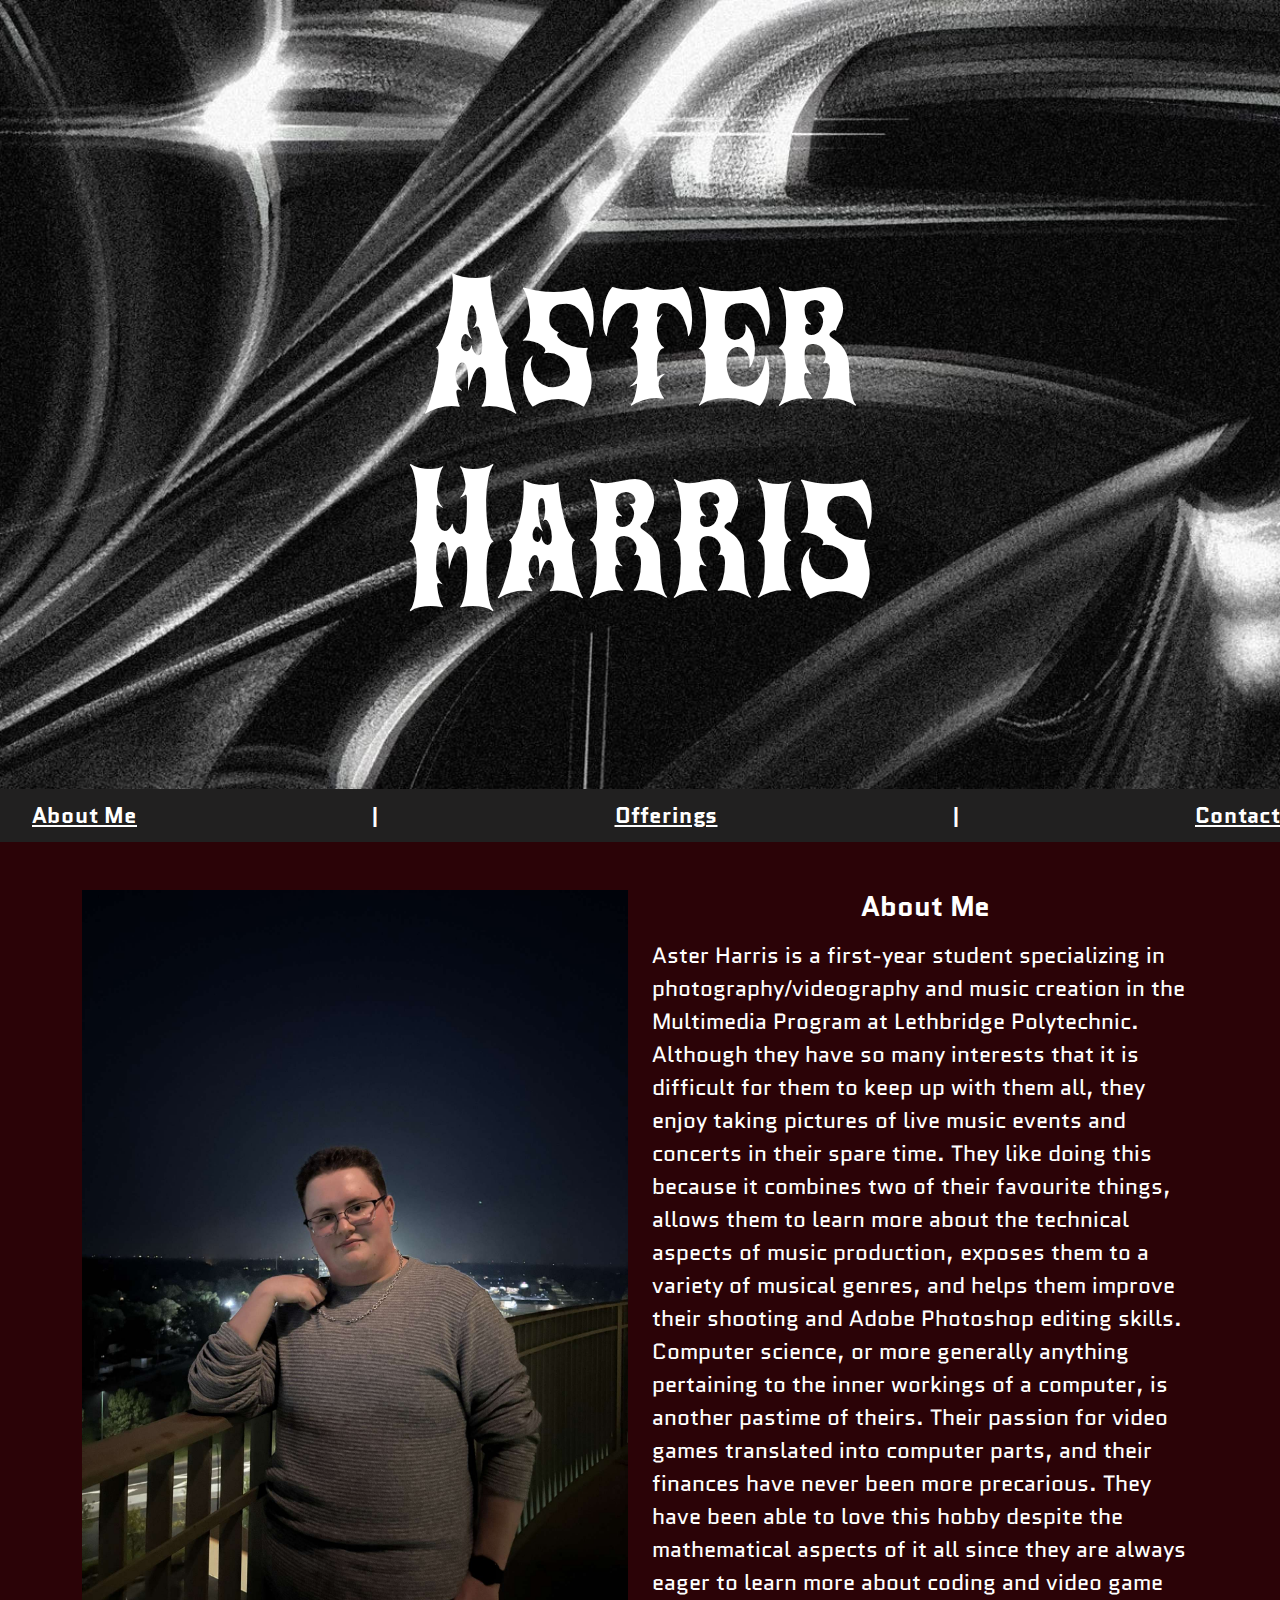
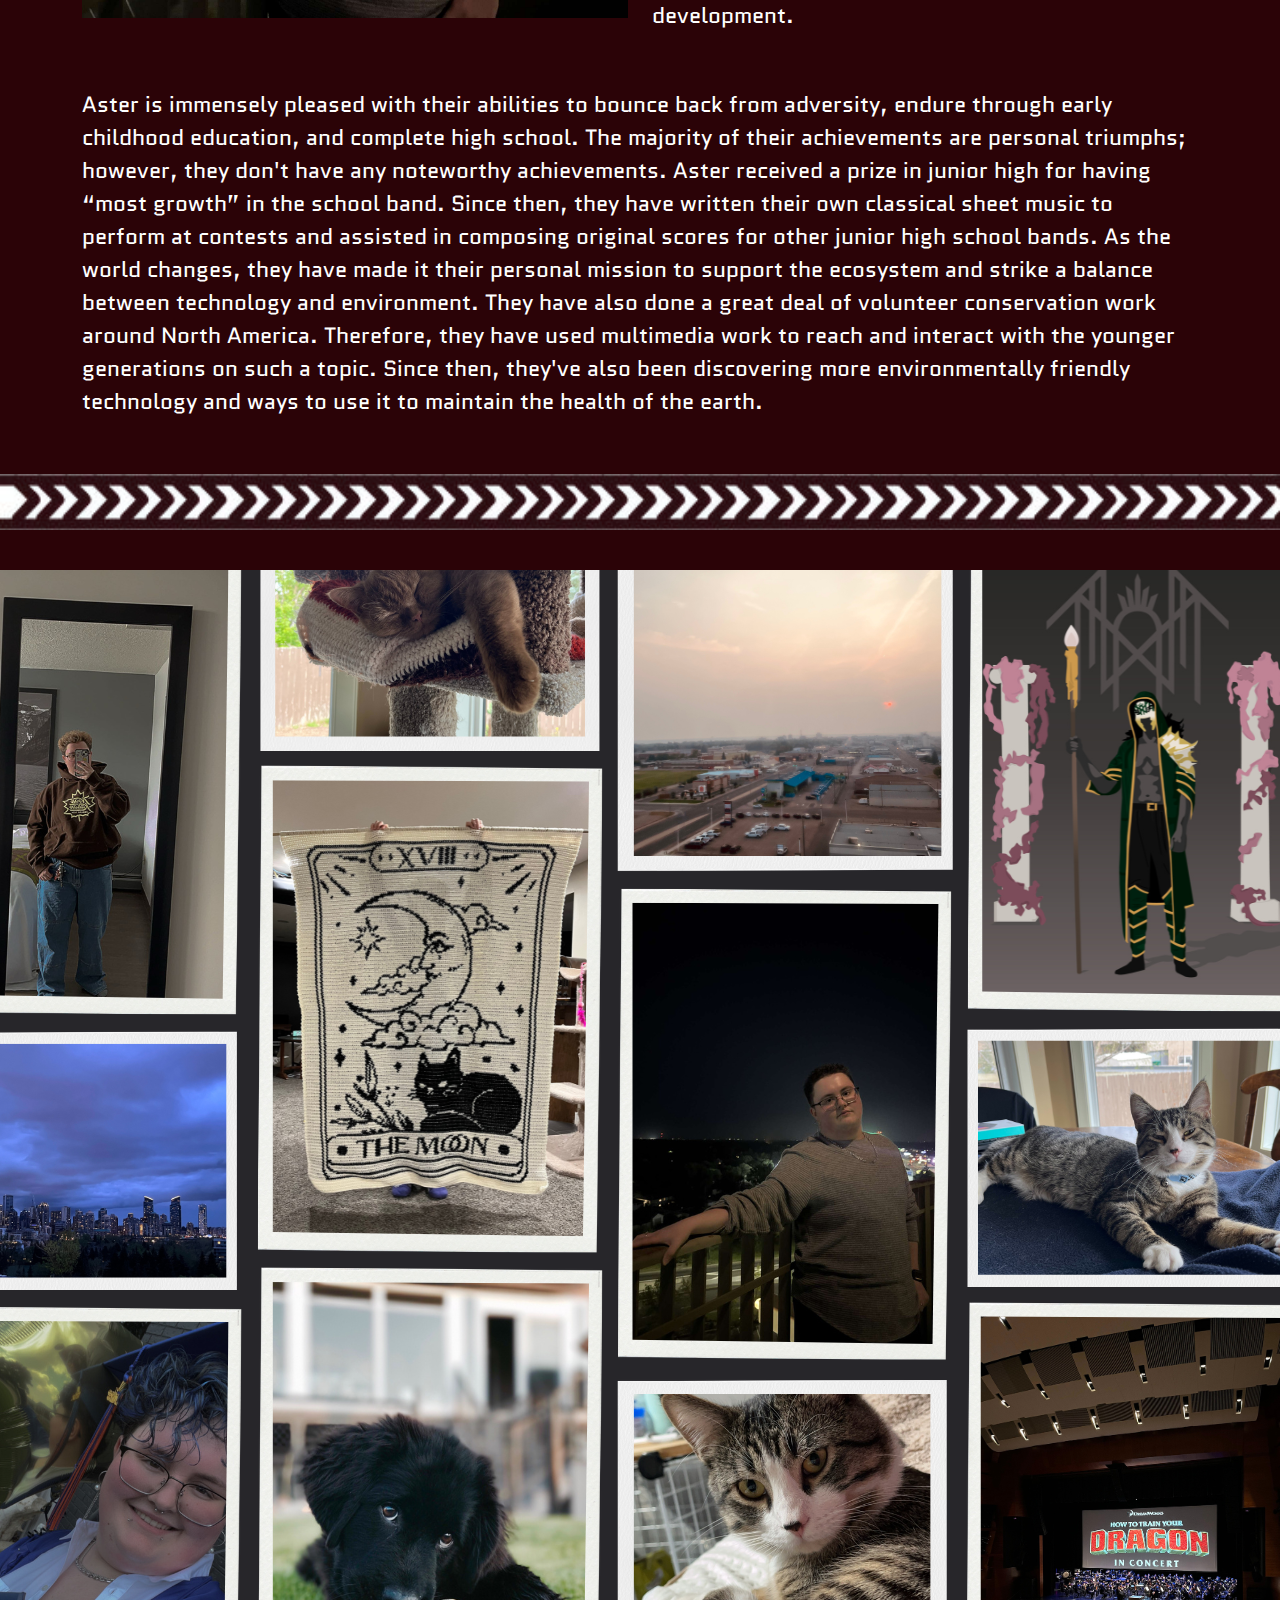
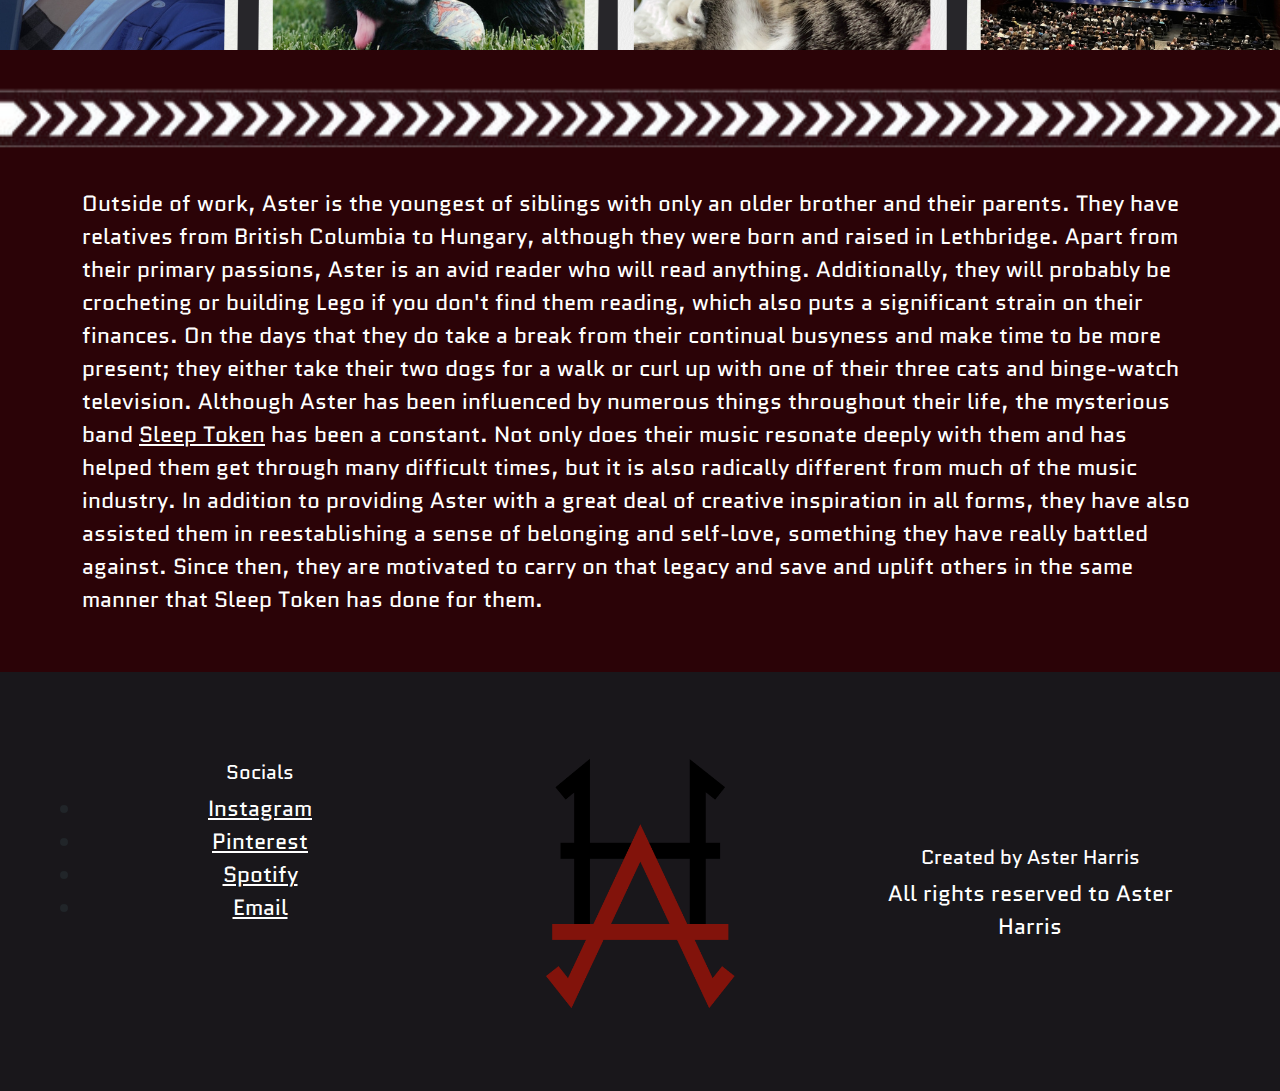
<file: index.html>
<!DOCTYPE html>
<html lang="en">

<head>
    <meta charset="UTF-8">
    <meta name="viewport" content="width=device-width, initial-scale=1.0">

    <title>Biography</title>

    <!-- Latest compiled and minified CSS -->
    <link href="https://cdn.jsdelivr.net/npm/bootstrap@5.3.3/dist/css/bootstrap.min.css" rel="stylesheet">

    <!--my custom css-->
    <link href="css/myStyle.css" rel="stylesheet">

    <!-- Latest compiled JavaScript -->
    <script src="https://cdn.jsdelivr.net/npm/bootstrap@5.3.3/dist/js/bootstrap.bundle.min.js"></script>
</head>

<body>


    <!----------------------Header---------------------->
    <header>

        <div class="container1 text-center">

            <div class="row">

                <div class="col-sm-12">
                    <h1>Aster Harris</h1>

                </div>

            </div>

        </div>

    </header>

    <!-----------------Nav bar----------------->
    <nav>
        <ul>
            <a href="#ABOUT">About Me</a> |
            <a href="#OFFERINGS">Offerings</a> |
            <a href="#CONTACT">Contact</a>
        </ul>
    </nav>



    <div class="main">
        <section id="ABOUT">
            <div class="bg1">
                <div class="container pt-5">

                    <div class="row">

                        <div class="col-sm-6">
                            <img src="images/mebday.JPG" alt="A photo of me" width="600">
                        </div>



                        <div class="col-sm-6 ">

                            <h3>About Me</h3>

                            <p class="my-custom-color">
                                Aster Harris is a first-year student specializing in photography/videography and music
                                creation
                                in
                                the Multimedia Program at Lethbridge Polytechnic. Although they have so many interests
                                that
                                it
                                is
                                difficult for them to keep up with them all, they enjoy taking pictures of live music
                                events
                                and
                                concerts in their spare time. They like doing this because it combines two of their
                                favourite things, allows them to learn more about the technical aspects of music
                                production,
                                exposes
                                them to a variety of musical genres, and helps them improve their shooting and Adobe
                                Photoshop
                                editing skills. Computer science, or more generally anything pertaining to the inner
                                workings of
                                a
                                computer, is another pastime of theirs. Their passion for video games translated
                                into computer parts, and their finances have never been more precarious. They have been
                                able
                                to
                                love
                                this hobby despite the mathematical aspects of it all since they are always eager to
                                learn
                                more
                                about coding and video game development.
                            </p>

                        </div>

                    </div>

                </div>

            </div>

        </section>



        <div class="bg2">

            <div class="container">
                <div class="row">
                    <div class="col-md-12">

                        <p class="my-custom-color">
                            Aster is immensely pleased with their abilities to bounce back from adversity, endure
                            through
                            early
                            childhood education, and complete high school. The majority of their achievements are
                            personal
                            triumphs; however, they don't have any noteworthy achievements. Aster received a prize in
                            junior
                            high for having “most growth” in the school band. Since then, they have written their own
                            classical
                            sheet music to perform at contests and assisted in composing original scores for other
                            junior
                            high
                            school bands. As the world changes, they have made it their personal mission to support the
                            ecosystem and strike a balance between technology and environment. They have also done a
                            great
                            deal
                            of volunteer conservation work around North America. Therefore, they have used multimedia
                            work
                            to
                            reach and interact with the younger generations on such a topic. Since then, they've also
                            been
                            discovering more environmentally friendly technology and ways to use it to maintain the
                            health
                            of
                            the earth.
                        </p>

                    </div>

                </div>

            </div>
            <img class="divider" src="images/download.jpg" alt="Line divider">
        </div>

        <section id="OFFERINGS">
            <div class="bg4">
                <img src="images/collage1.png" alt="A collage of photos" width="auto" height="auto">
            </div>
        </section>

        <div class="bg3">
            <img class="divider2" src="images/download.jpg" alt="Line divider">
            <div class="container">
                <div class="row">
                    <div class="col-md-12">

                        <p class="my-custom-color">
                            Outside of work, Aster is the youngest of siblings with only an older brother and their
                            parents.
                            They have relatives from British Columbia to Hungary, although they were born and raised in
                            Lethbridge. Apart from their primary passions, Aster is an avid reader who will read
                            anything.
                            Additionally, they will probably be crocheting or building Lego if you don't find them
                            reading,
                            which also puts a significant strain on their finances. On the days that they do take a
                            break
                            from
                            their continual busyness and make time to be more present; they either take their two dogs
                            for a
                            walk or curl up with one of their three cats and binge-watch television. Although Aster has
                            been
                            influenced by numerous things throughout their life, the mysterious band <a href="https://www.sleep-token.com" target="_blank">Sleep Token</a>
                            has been a constant. Not only does their music resonate deeply with them and has helped them
                            get
                            through many difficult times, but it is also radically different from much of the music
                            industry. In
                            addition to providing Aster with a great deal of creative inspiration in all forms, they
                            have
                            also
                            assisted them in reestablishing a sense of belonging and self-love, something they have
                            really battled against. Since then, they are motivated to carry on that legacy and save and
                            uplift
                            others in the same manner that Sleep Token has done for them.
                        </p>

                    </div>

                </div>

            </div>

        </div>



    </div>
    <section id="CONTACT">
        <footer>
            <div class="container py-5">
                <div class="row text-center">

                    <!--left column-->
                    <div class="col-sm-4">
                        <div class="left">
                            <h5>Socials</h5>
                            <!--link socials-->
                            <li><a href="https://www.instagram.com/astersgate" target="_blank">Instagram</a></li>
                            <li><a href="https://pin.it/5MtUsULQB" target="_blank">Pinterest</a></li>
                            <li><a href="https://open.spotify.com/user/ottoupczph7gwwg1xxfbnsq6u?si=541034dd63674d34"
                                    target="_blank">Spotify</a></li>
                            <li><a href="mailto:aster.harris@lethpolytech.ca" target="_blank">Email</a></li>
                        </div>
                    </div>

                    <!--middle column-->
                    <div class="col-sm-4">

                        <img class="logo" src="images/logo.png" alt="My initals as a logo">

                    </div>

                    <!--right column-->
                    <div class="col-sm-4">
                        <div class="right">
                            <h5>Created by Aster Harris</h5>
                            <p>All rights reserved to Aster Harris</p>
                        </div>
                    </div>

                </div>

            </div>


        </footer>
    </section>

</body>

</html>
</file>
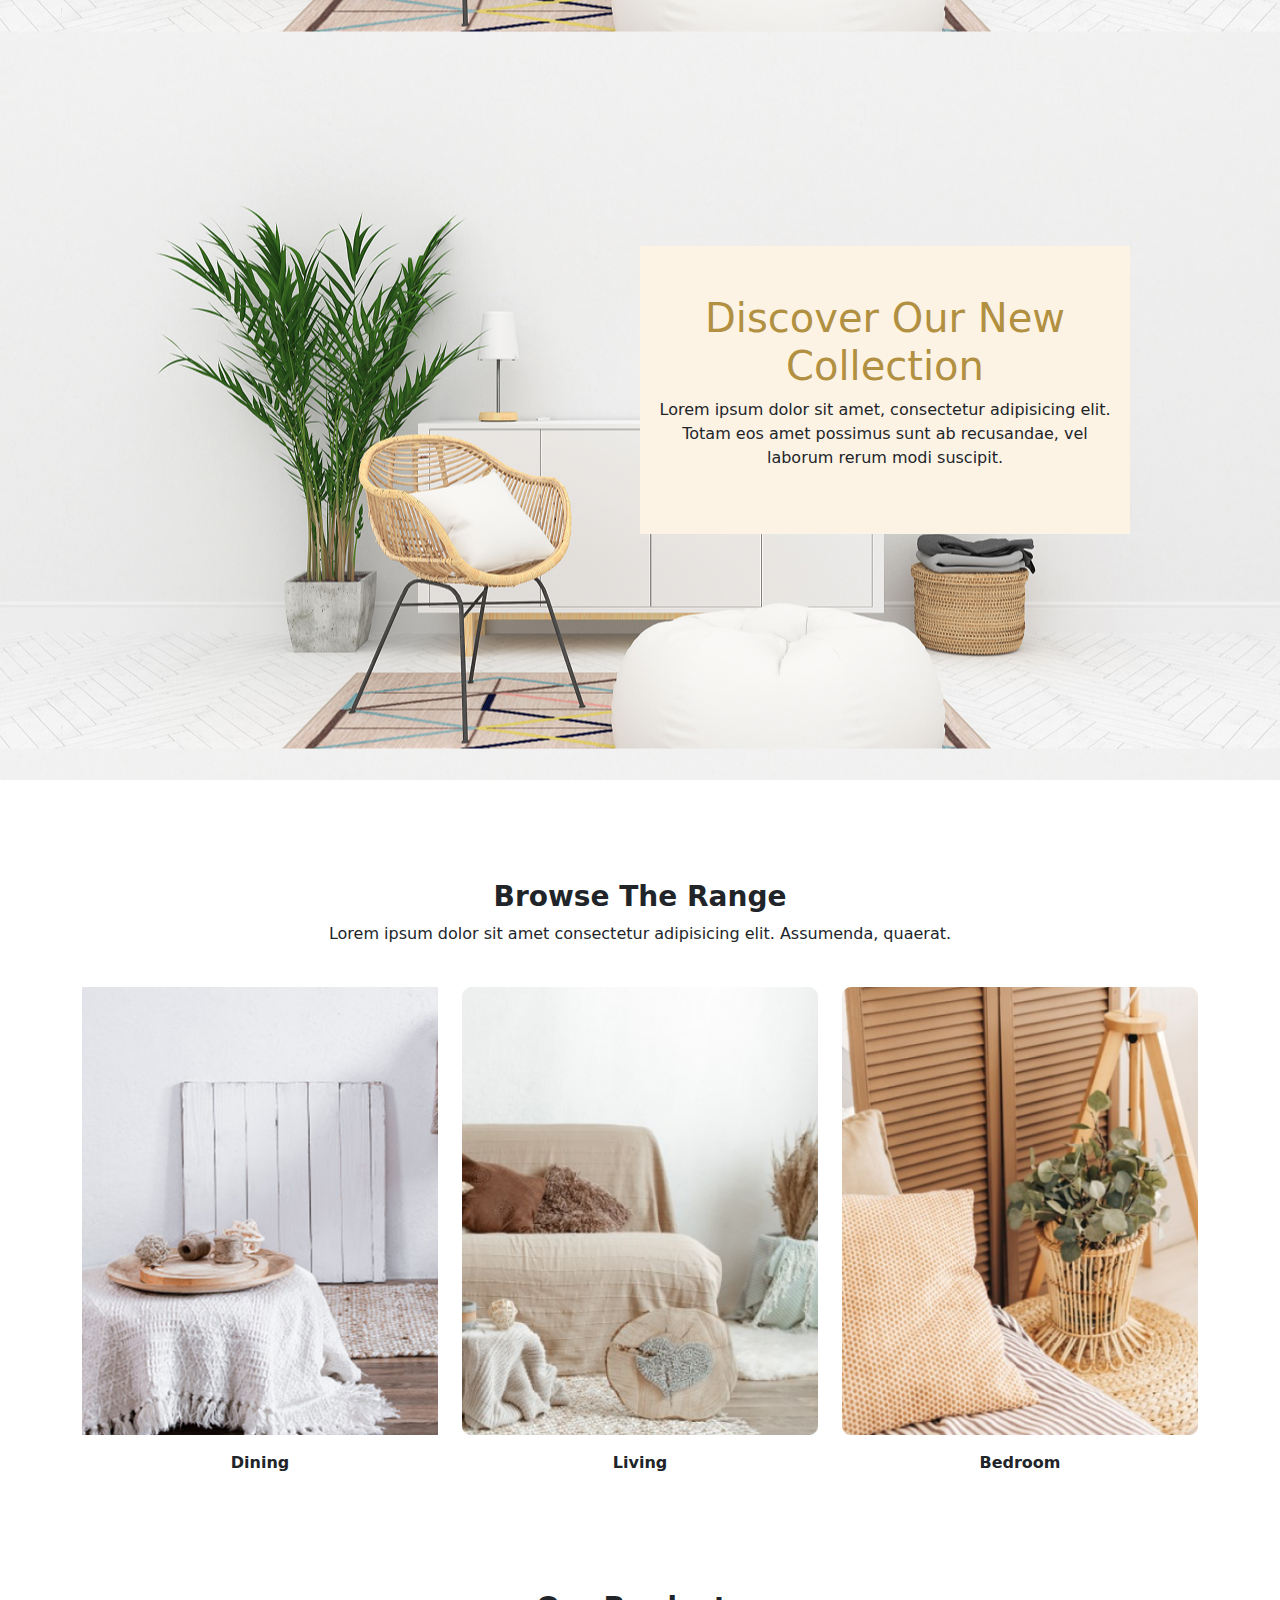
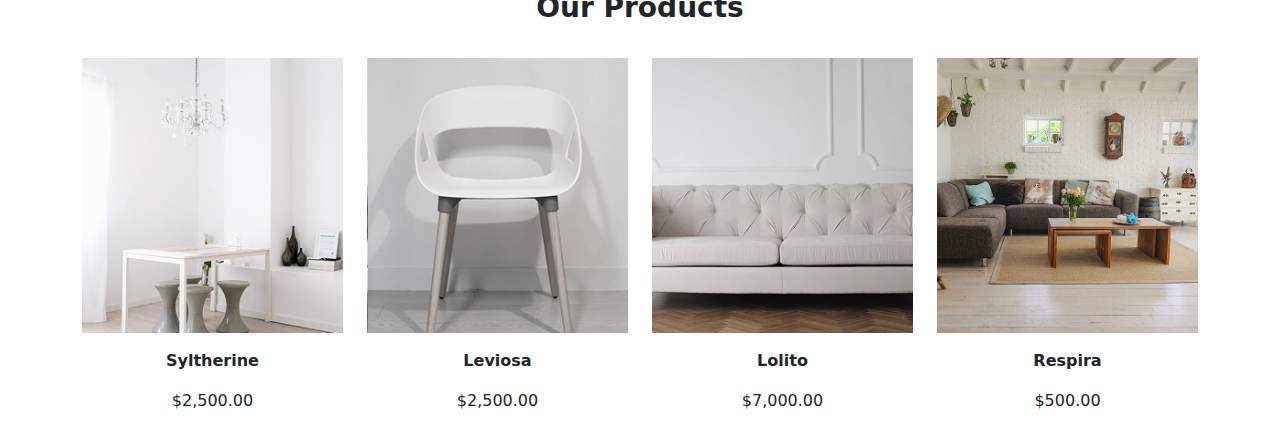
<file: BSmockup/index.html>
<!DOCTYPE html>
<html lang="en">

<head>
    <meta charset="UTF-8">
    <meta name="viewport" content="width=device-width, initial-scale=1.0">

    <title>Bootstrap Mockup</title>

    <!-- Latest compiled and minified CSS -->
    <link href="https://cdn.jsdelivr.net/npm/bootstrap@5.3.3/dist/css/bootstrap.min.css" rel="stylesheet">

    <!--my custom CSS-->
    <link href="css/customLooks.css" rel="stylesheet">

    <!-- Latest compiled JavaScript -->
    <script src="https://cdn.jsdelivr.net/npm/bootstrap@5.3.3/dist/js/bootstrap.bundle.min.js"></script>
</head>

<body>

    <!----------------------Header---------------------->
    <header>
        <div class="container py-5">

            <div class="row py-5">

                <div class="col-sm-6 py-5 offset-sm-6 headerbox">
                    <h1>Discover Our New Collection</h1>
                    <p>Lorem ipsum dolor sit amet, consectetur adipisicing elit. Totam eos amet possimus sunt ab
                        recusandae, vel laborum rerum modi suscipit.</p>
                </div>

            </div>

        </div>

    </header>


    <!----------------------Products---------------------->
    <section class="products">

        <div class="container">

            <div class="row1">

                <div class="col-sm-12 text-center">
                    <h3><b>Browse The Range</b></h3>
                    <p>Lorem ipsum dolor sit amet consectetur adipisicing elit. Assumenda, quaerat.</p>
                </div>
            </div>

            <div class="row">
                <div class="col-sm-4">
                    <img class="img-fluid" src="furnitureImages/dining.png" alt="Dining">
                    <p class="pt-3"><b>Dining</b></p>
                </div>

                <div class="col-sm-4">
                    <img class="img-fluid" src="furnitureImages/living.png" alt="Living">
                    <p class="pt-3"><b>Living</b></p>
                </div>

                <div class="col-sm-4">
                    <img class="img-fluid" src="furnitureImages/bedroom.png" alt="Bedroom">
                    <p class="pt-3"><b>Bedroom</b></p>
                </div>
            </div>
        </div>

        <div class="container">

            <div class="row1">
                <div class="col-sm-12 text-center">
                    <h3><b>Our Products</b></h3>
                </div>
            </div>

            <div class="row">
                <div class="col-sm-3">
                    <img class="img-fluid" src="furnitureImages/product1.png" alt="Product 1">
                    <p class="pt-3"><b>Syltherine</b></p>
                    <p>$2,500.00</p>
                </div>

                <div class="col-sm-3">
                    <img class="img-fluid" src="furnitureImages/product2.png" alt="Product 2">
                    <p class="pt-3"><b>Leviosa</b></p>
                    <p>$2,500.00</p>
                </div>

                <div class="col-sm-3">
                    <img class="img-fluid" src="furnitureImages/product3.png" alt="Product 3">
                    <p class="pt-3"><b>Lolito</b></p>
                    <p>$7,000.00</p>
                </div>

                <div class="col-sm-3">
                    <img class="img-fluid" src="furnitureImages/product4.png" alt="Product 4">
                    <p class="pt-3"><b>Respira</b></p>
                    <p>$500.00</p>
                </div>
            </div>
        </div>
    </section>


    <!----------------------Footer---------------------->
    <footer></footer>


</body>

</html>
</file>
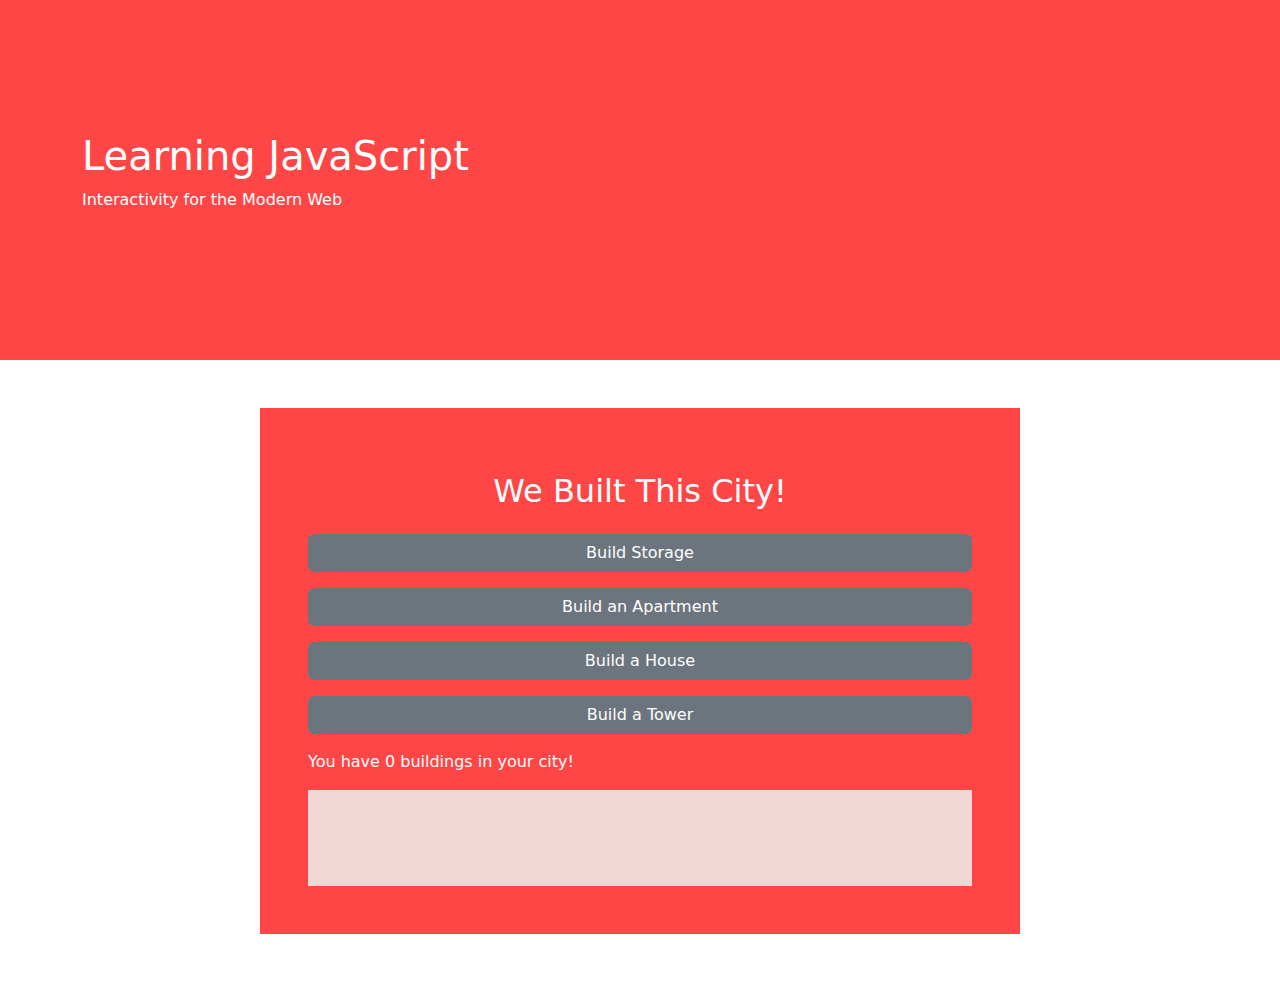
<file: buttonClickCity/index.html>
<!DOCTYPE html>
<html lang="en">

<head>
    <meta charset="UTF-8">
    <meta http-equiv="X-UA-Compatible" content="IE=edge">
    <meta name="viewport" content="width=device-width, initial-scale=1.0">

    <title>Intro to Javascript</title>

    <!-- Latest compiled and minified CSS -->
    <link href="https://cdn.jsdelivr.net/npm/bootstrap@5.3.3/dist/css/bootstrap.min.css" rel="stylesheet">

    <!-- My CSS -->
    <link rel="stylesheet" href="css/build.css">

    <!-- Latest compiled JavaScript -->
    <script src="https://cdn.jsdelivr.net/npm/bootstrap@5.3.3/dist/js/bootstrap.bundle.min.js"></script>

</head>

<body>

    <!----------------------------- Header -------------------------------------------->
    <header class="bg-main">
        <div class="container">
            <div class="row align-items-center customHeight">
                <div class="col-sm-6 text-white">
                    <h1>Learning JavaScript</h1>
                    <p>Interactivity for the Modern Web</p>
                </div>
            </div>
        </div>
    </header>

    <section>
        <div class="container py-5">
            <div class="row">
                <div id="column1" class="col-sm-8 mx-auto bg-main p-5 text-white">
                    <!---------------------The column where things will change!----------------------->
                    <h2 class="text-center py-3">We Built This City!</h2>

                    <!-- Form with only a button that will call a Javascript function -->
                    <form action="javascript:storageBuild()">
                        <div class="d-grid pb-3">

                            <button type="submit" class="btn btn-secondary btn-block">Build Storage</button>

                        </div>

                    </form>

                    <!-- Form with only a button that will call a different Javascript function -->
                    <form action="javascript:apartBuild()">
                        <div class="d-grid pb-3">

                            <button type="submit" class="btn btn-secondary btn-block">Build an Apartment</button>

                        </div>

                    </form>

                    <!-- Form with only a button that will call a third Javascript function -->
                    <form action="javascript:houseBuild()">
                        <div class="d-grid pb-3">

                            <button type="submit" class="btn btn-secondary btn-block">Build a House</button>

                        </div>

                    </form>

                    <!-- Form with only a button that will call a fourth Javascript function -->
                    <form action="javascript:towerBuild()">
                        <div class="d-grid">
                            <button type="submit" class="btn btn-secondary btn-block">Build a Tower</button>

                        </div>

                    </form>

                    <!-- Div that will display a message about how many buildings the user put into the city -->
                    <div id="city" class="my-3"> </div>

                    <!-- Div that will display the buildings the user put into the city -->
                    <div id="cityGraphic" class="bg_city p-5"></div>

                </div>

            </div>
        </div>
    </section>


    <!---------------------Your Custom Javascript----------------------->
    <script src="js/build.js"></script>

</body>

</html>
</file>
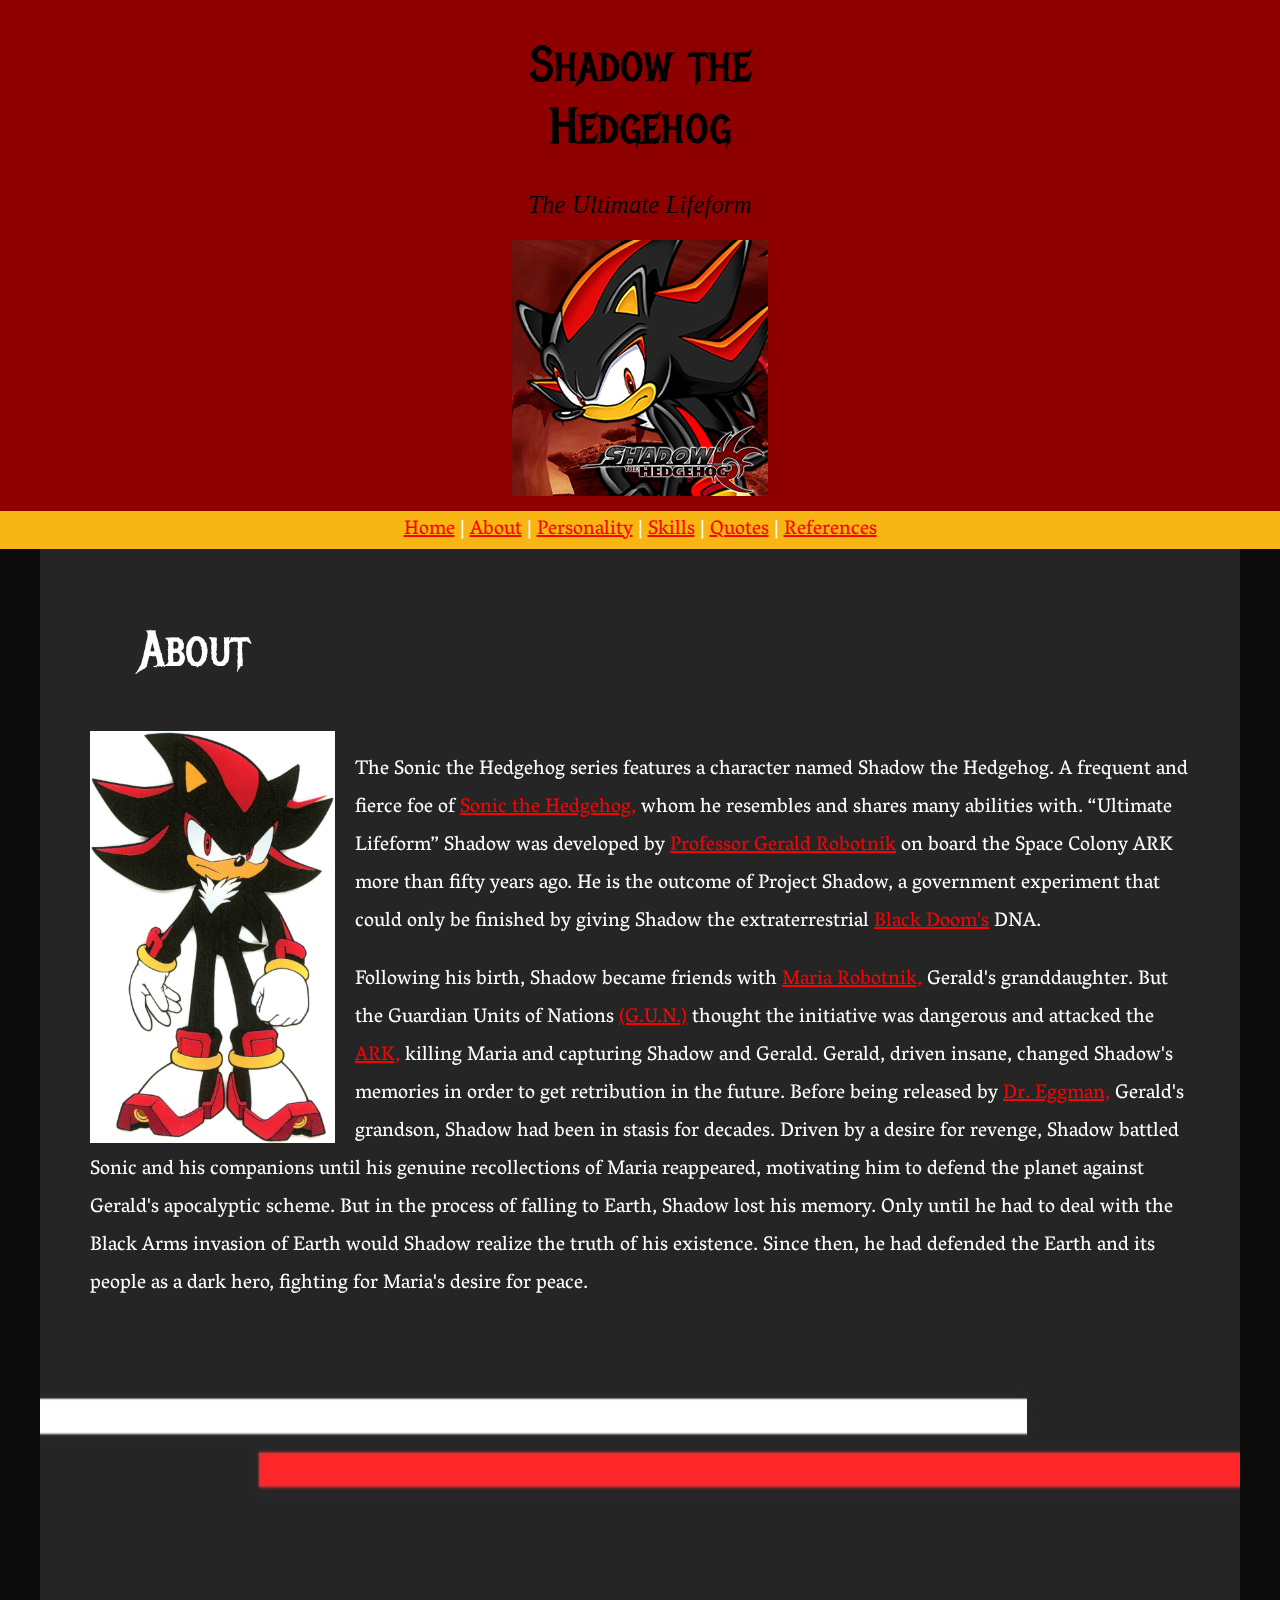
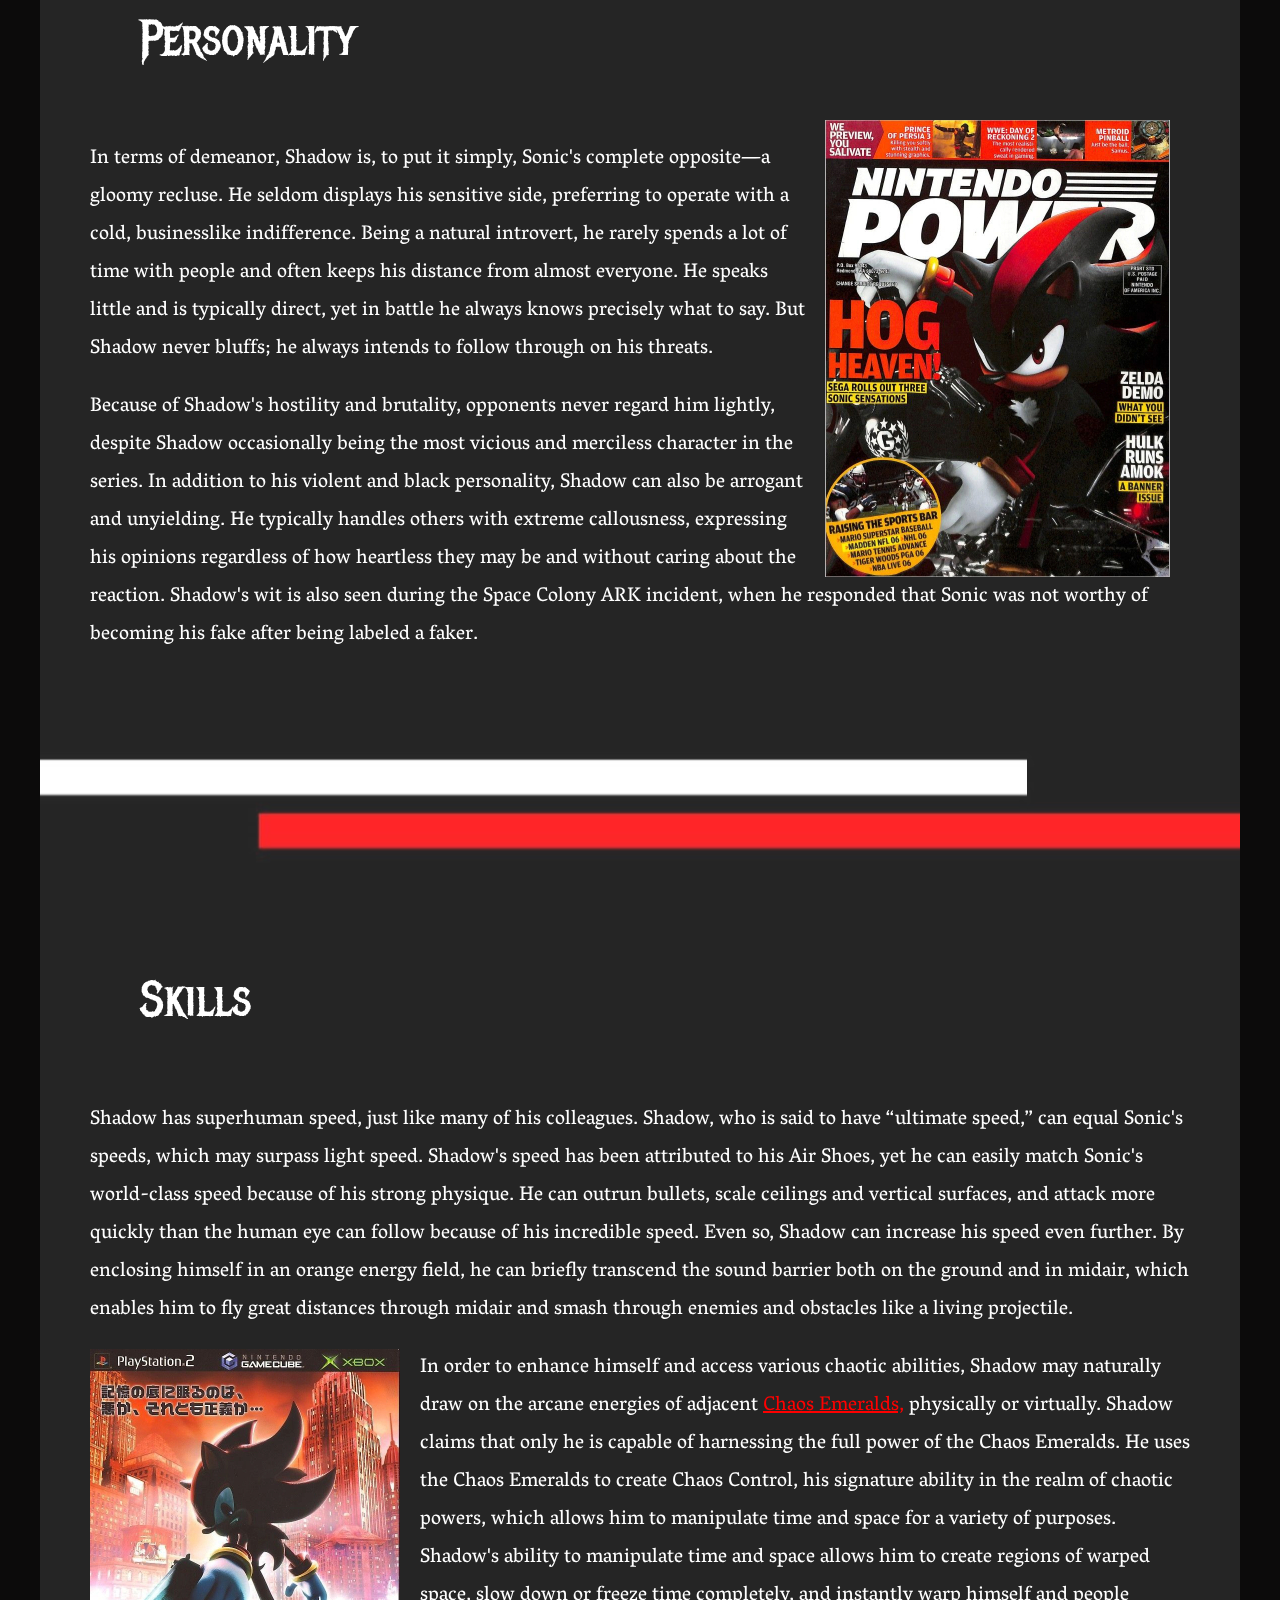
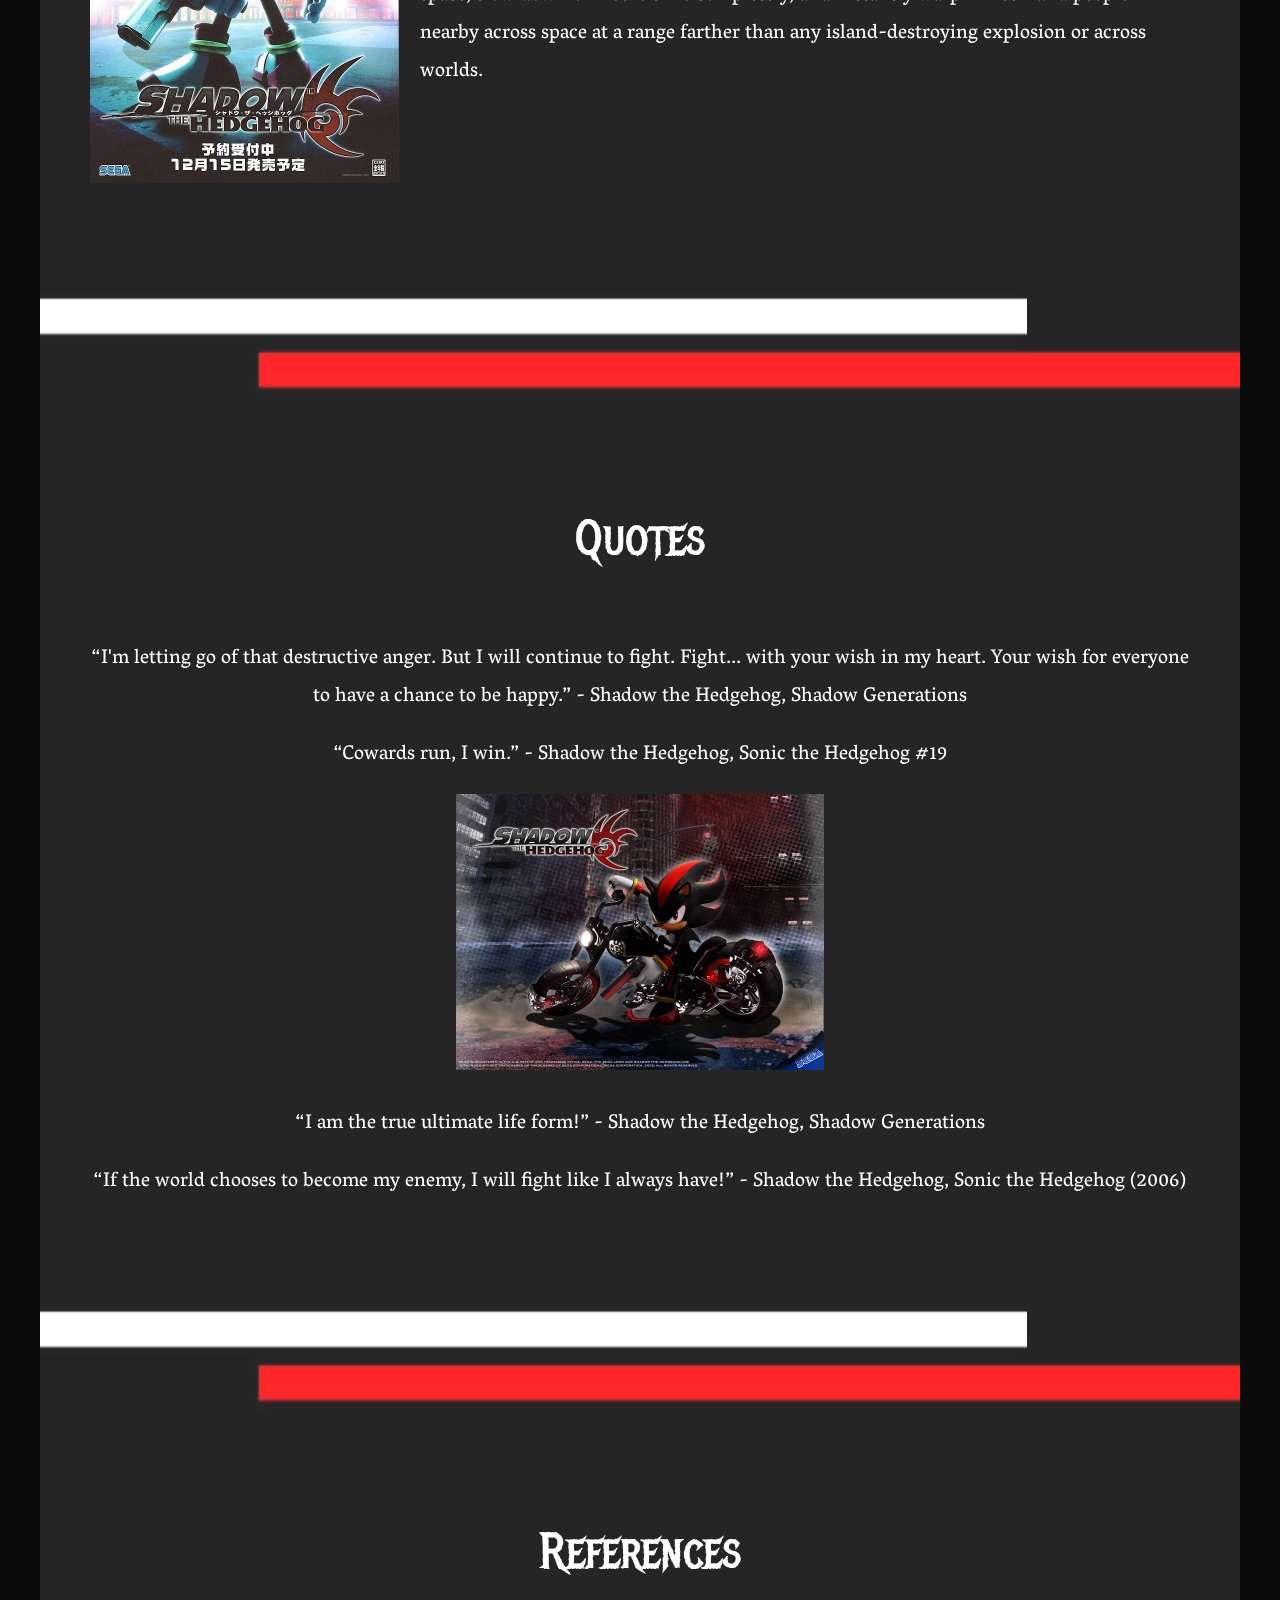
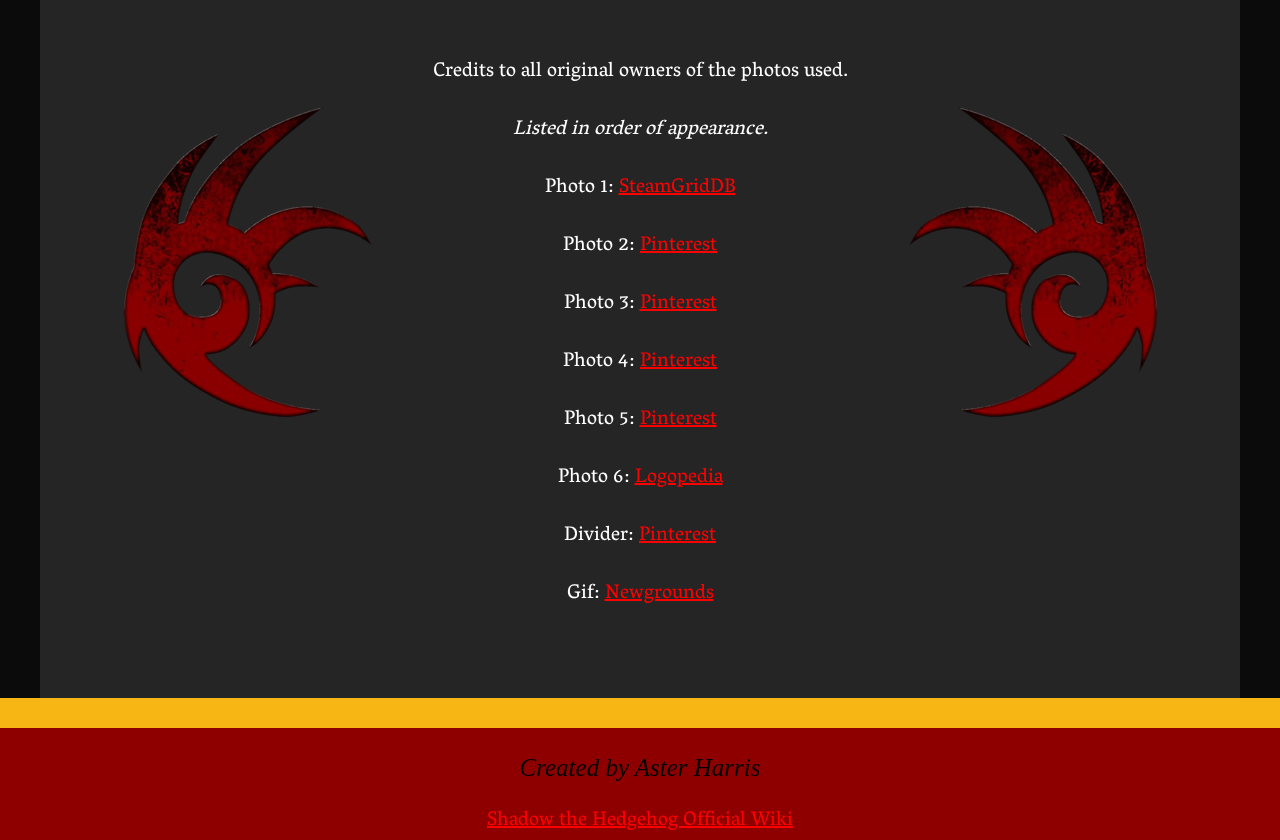
<file: ficCharacter/index.html>
<!DOCTYPE html>
<html lang="en">

<head>
    <meta charset="UTF-8">
    <meta name="viewport" content="width=device-width, initial-scale=1.0">
    <title>Shadow the Hedgehog</title>

    <link rel="stylesheet" href="CSS/shadow.css">
</head>

<body>

    <header id="home">
        <div class="container">

            <div>


                <!-- gifs here -->
                <img class="fire" src="Photos/1325159_ediuzuki_rofx-red-beam-shot-03.gif">

            </div>

            <div>
                <h1>Shadow the Hedgehog</h1>
                <h2>The Ultimate Lifeform</h2>

                <img src="Photos/528cf8c4a0b86390170c3317d07d7cba.ico" alt="A small icon photo of Shadow the Hedgehog">




            </div>

            <div>


                <!-- gifs here -->
                <img class="blast" src="Photos/1325159_ediuzuki_rofx-red-beam-shot-03.gif">

            </div>



        </div>

    </header>

    <nav>
        <ul>
            <a href="#home">Home</a> |
            <a href="#about">About</a> |
            <a href="#personality">Personality</a> |
            <a href="#skills">Skills</a> |
            <a href="#quotes">Quotes</a> |
            <a href="#references">References</a>
        </ul>
    </nav>


    <div class="main">
        <section class="slide1">
            <section id="about">
                <h3>About</h3>
                <img src="Photos/Shadow.jpg" alt="A full body photo of Shadow the Hedgehog">
                <p>The Sonic the Hedgehog series features a character named Shadow the Hedgehog. A frequent and fierce
                    foe
                    of <a href="https://sonic.fandom.com/wiki/Sonic_the_Hedgehog" target="_blank">Sonic the
                        Hedgehog,</a>
                    whom he
                    resembles and shares many abilities with. “Ultimate Lifeform” Shadow was developed by <a
                        href="https://sonic.fandom.com/wiki/Gerald_Robotnik" target="_blank">Professor Gerald
                        Robotnik</a>
                    on
                    board the Space Colony ARK more than fifty years ago. He is the outcome of Project Shadow, a
                    government
                    experiment that could only be finished by giving Shadow the extraterrestrial <a
                        href="https://sonic.fandom.com/wiki/Black_Doom" target="_blank"> Black Doom's</a> DNA.</p>



                <p>Following his birth, Shadow became friends with <a
                        href="https://sonic.fandom.com/wiki/Maria_Robotnik" target="_blank">Maria Robotnik,</a> Gerald's
                    granddaughter. But the Guardian Units of Nations <a
                        href="https://sonic.fandom.com/wiki/Guardian_Units_of_Nations" target="_blank">(G.U.N.)</a>
                    thought
                    the
                    initiative was dangerous and attacked the <a href="https://sonic.fandom.com/wiki/Space_Colony_ARK"
                        target="_blank">ARK,</a> killing Maria and capturing Shadow and Gerald. Gerald, driven insane,
                    changed
                    Shadow's memories in order to get retribution in the future. Before being released by <a
                        href="https://sonic.fandom.com/wiki/Doctor_Eggman" target="_blank">Dr. Eggman,</a> Gerald's
                    grandson,
                    Shadow had been in stasis for decades. Driven by a desire for revenge, Shadow battled Sonic and his
                    companions until his genuine recollections of Maria reappeared, motivating him to defend the planet
                    against
                    Gerald's apocalyptic scheme. But in the process of falling to Earth, Shadow lost his memory. Only
                    until
                    he
                    had to deal with the Black Arms invasion of Earth would Shadow realize the truth of his existence.
                    Since
                    then, he had defended the Earth and its people as a dark hero, fighting for Maria's desire for
                    peace.
                </p>
            </section>
        </section>
        <img class="divider" src="Photos/download (4).jpg">
    </div>


    <div class="main">
        <section class="slide2">
            <section id="personality">
                <h3>Personality</h3>
                <img src="Photos/sb.jpg" alt="A magazine cover of Shadow the Hedgehog">
                <p>In terms of demeanor, Shadow is, to put it simply, Sonic's complete opposite—a gloomy recluse. He
                    seldom
                    displays his sensitive side, preferring to operate with a cold, businesslike indifference. Being a
                    natural
                    introvert, he rarely spends a lot of time with people and often keeps his distance from almost
                    everyone.
                    He
                    speaks little and is typically direct, yet in battle he always knows precisely what to say. But
                    Shadow
                    never
                    bluffs; he always intends to follow through on his threats.</p>



                <p>Because of Shadow's hostility and brutality, opponents never regard him lightly, despite Shadow
                    occasionally
                    being the most vicious and merciless character in the series. In addition to his violent and black
                    personality, Shadow can also be arrogant and unyielding. He typically handles others with extreme
                    callousness, expressing his opinions regardless of how heartless they may be and without caring
                    about
                    the
                    reaction. Shadow's wit is also seen during the Space Colony ARK incident, when he responded that
                    Sonic
                    was
                    not worthy of becoming his fake after being labeled a faker.</p>
            </section>
        </section>
        <img class="divider" src="Photos/download (4).jpg">
    </div>


    <div class="main">
        <section class="slide3">
            <section id="skills">
                <h3>Skills</h3>
                <p>Shadow has superhuman speed, just like many of his colleagues. Shadow, who is said to have “ultimate
                    speed,”
                    can equal Sonic's speeds, which may surpass light speed. Shadow's speed has been attributed to his
                    Air
                    Shoes, yet he can easily match Sonic's world-class speed because of his strong physique. He can
                    outrun
                    bullets, scale ceilings and vertical surfaces, and attack more quickly than the human eye can follow
                    because
                    of his incredible speed. Even so, Shadow can increase his speed even further. By enclosing himself
                    in an
                    orange energy field, he can briefly transcend the sound barrier both on the ground and in midair,
                    which
                    enables him to fly great distances through midair and smash through enemies and obstacles like a
                    living
                    projectile.</p>

                <img src="Photos/shadow G.jpg" alt="The Japanese game poster for Shadow the Hedgehog">

                <p>In order to enhance himself and access various chaotic abilities, Shadow may naturally draw on the
                    arcane
                    energies of adjacent <a href="https://sonic.fandom.com/wiki/Chaos_Emerald" target="_blank">Chaos
                        Emeralds,</a> physically or virtually. Shadow claims that only he is capable of harnessing the
                    full
                    power of the Chaos Emeralds. He uses the Chaos Emeralds to create Chaos Control, his signature
                    ability
                    in
                    the realm of chaotic powers, which allows him to manipulate time and space for a variety of
                    purposes.
                    Shadow's ability to manipulate time and space allows him to create regions of warped space, slow
                    down or
                    freeze time completely, and instantly warp himself and people nearby across space at a
                    range farther than any island-destroying explosion or across worlds.</p>
            </section>
        </section>
        <img class="divider" src="Photos/download (4).jpg">
    </div>


    <div class="main">
        <div class="container">
            <section class="slide4">
                <section id="quotes">
                    <h3>Quotes</h3>
                    <p>“I'm letting go of that destructive anger. But I will continue to fight. Fight... with your wish
                        in
                        my
                        heart.
                        Your wish for everyone to have a chance to be happy.” - Shadow the Hedgehog, Shadow Generations
                    </p>

                    <p>“Cowards run, I win.” - Shadow the Hedgehog, Sonic the Hedgehog #19</p>

                    <img src="Photos/shadow bike.jpg" alt="Shadow the Hedgehog riding a motorbike">

                    <p>“I am the true ultimate life form!” - Shadow the Hedgehog, Shadow Generations</p>

                    <p>“If the world chooses to become my enemy, I will fight like I always have!” - Shadow the
                        Hedgehog,
                        Sonic
                        the
                        Hedgehog (2006) </p>
                </section>
            </section>
        </div>
        <img class="divider" src="Photos/download (4).jpg">
    </div>


    <div class="main">
        <div class="slide5">
            <section id="references">

                <div class="container">

                    <div>
                        <img class="logo" src="Photos/3256moroz8r71.png">
                    </div>

                    <div>
                        <h3>References</h3>

                        <p>Credits to all original owners of the photos used.</p>
                        <p><i>Listed in order of appearance.</i></p>


                        <p>Photo 1: <a href="https://cdn2.steamgriddb.com/icon/cde2d9ccd0e94745859e8b340f4d06c2.ico"
                                target="_blank">SteamGridDB</a></p>
                        <p>Photo 2: <a href="https://pin.it/i/QV7QxM1Et/" target="_blank">Pinterest</a></p>
                        <p>Photo 3: <a href="https://pin.it/i/5ps6spOUK/" target="_blank">Pinterest</a></p>
                        <p>Photo 4: <a href="https://pin.it/i/6KU1zqsK2/" target="_blank">Pinterest</a></p>
                        <p>Photo 5: <a href="https://pin.it/i/77TS1yFia/" target="_blank">Pinterest</a></p>
                        <p>Photo 6: <a href="https://static.wikia.nocookie.net/logopedia/images/f/fb/S.T.H._-_Artwork_-_5_%28Logo%29.png/revision/latest/scale-to-width-down/250?cb=20211227222236" target="_blank">Logopedia</a></p>
                        <p>Divider: <a href="https://ca.pinterest.com/pin/22940279347359451" target="_blank">Pinterest</a></p>
                        <p>Gif: <a href="https://art.ngfiles.com/images/1325000/1325159_ediuzuki_rofx-red-beam-shot-03.gif?f1593024299" target="_blank">Newgrounds</a></p>
                    </div>

                    <div>
                        <img class="logo2" src="Photos/rotated.png">
                    </div>
                </div>
            </section>
        </div>
    </div>


    <hr>
    <footer>
        <h2>Created by Aster Harris</h2>
        <a href="https://sonic.fandom.com/wiki/Shadow_the_Hedgehog" target="_blank">Shadow the Hedgehog Official
            Wiki</a>
    </footer>

</body>

</html>
</file>
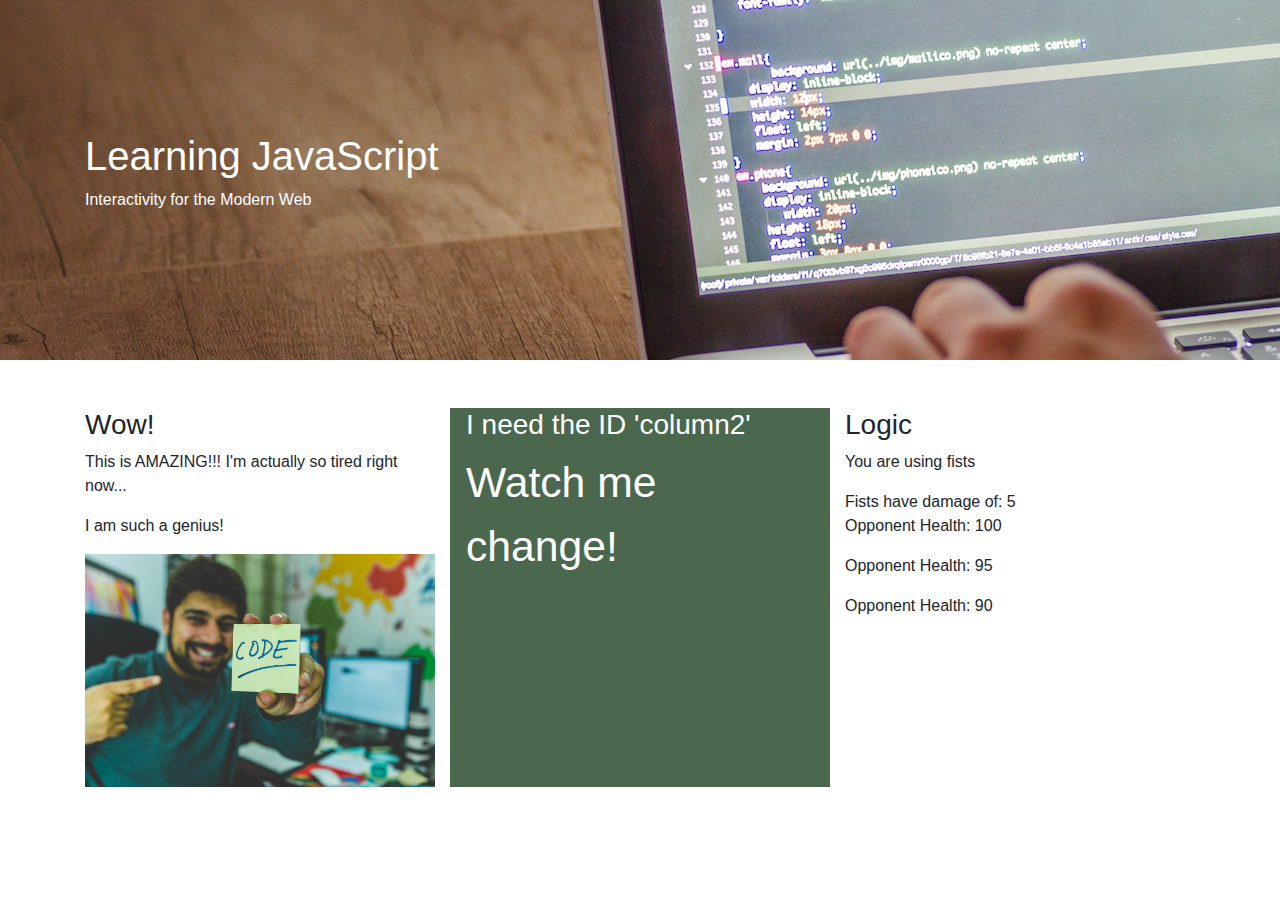
<file: jsIntroFiles/index.html>
<!DOCTYPE html>
<html lang="en">

<head>
    <meta charset="UTF-8">
    <meta http-equiv="X-UA-Compatible" content="IE=edge">
    <meta name="viewport" content="width=device-width, initial-scale=1.0">

    <title>Intro to Javascript</title>

    <!-- Latest compiled and minified CSS -->
    <link rel="stylesheet" href="https://cdn.jsdelivr.net/npm/bootstrap@4.6.1/dist/css/bootstrap.min.css">

    <!-- My CSS -->
    <link rel="stylesheet" href="css/introJsStyle.css">

    <!-- jQuery library -->
    <script src="https://cdn.jsdelivr.net/npm/jquery@3.6.0/dist/jquery.slim.min.js"></script>

    <!-- Popper JS -->
    <script src="https://cdn.jsdelivr.net/npm/popper.js@1.16.1/dist/umd/popper.min.js"></script>

    <!-- Latest compiled JavaScript -->
    <script src="https://cdn.jsdelivr.net/npm/bootstrap@4.6.1/dist/js/bootstrap.bundle.min.js"></script>

</head>

<body>


    <header>
        <div class="container">
            <div class="row align-items-center customHeight">
                <div class="col-sm-6 text-white">
                    <h1>Learning JavaScript</h1>
                    <p>Interactivity for the Modern Web</p>
                </div>
            </div>
        </div>
    </header>

    <section>
        <div class="container py-5">
            <div class="row">
                <div id="column1" class="col-sm-4">
                    <!---------------------The first column of content we will change!----------------------->
                    <h3>ID is 'column1'</h3>
                    <p>Watch me change!</p>
                </div>
                <div id="column2" class="col-sm-4 px-3">
                    <!---------------------The second column of content we will change!----------------------->
                    <h3>I need the ID 'column2'</h3>
                    <p>Watch me change!</p>

                </div>
                <div id="column3" class="col-sm-4">
                    <!---------------------The third column of content we will change!----------------------->
                    <h3>Logic</h3>

                </div>
            </div>
        </div>
    </section>


    <!---------------------Your Custom Javascript----------------------->
    <script src="js/intro.js"></script>


</body>

</html>
</file>
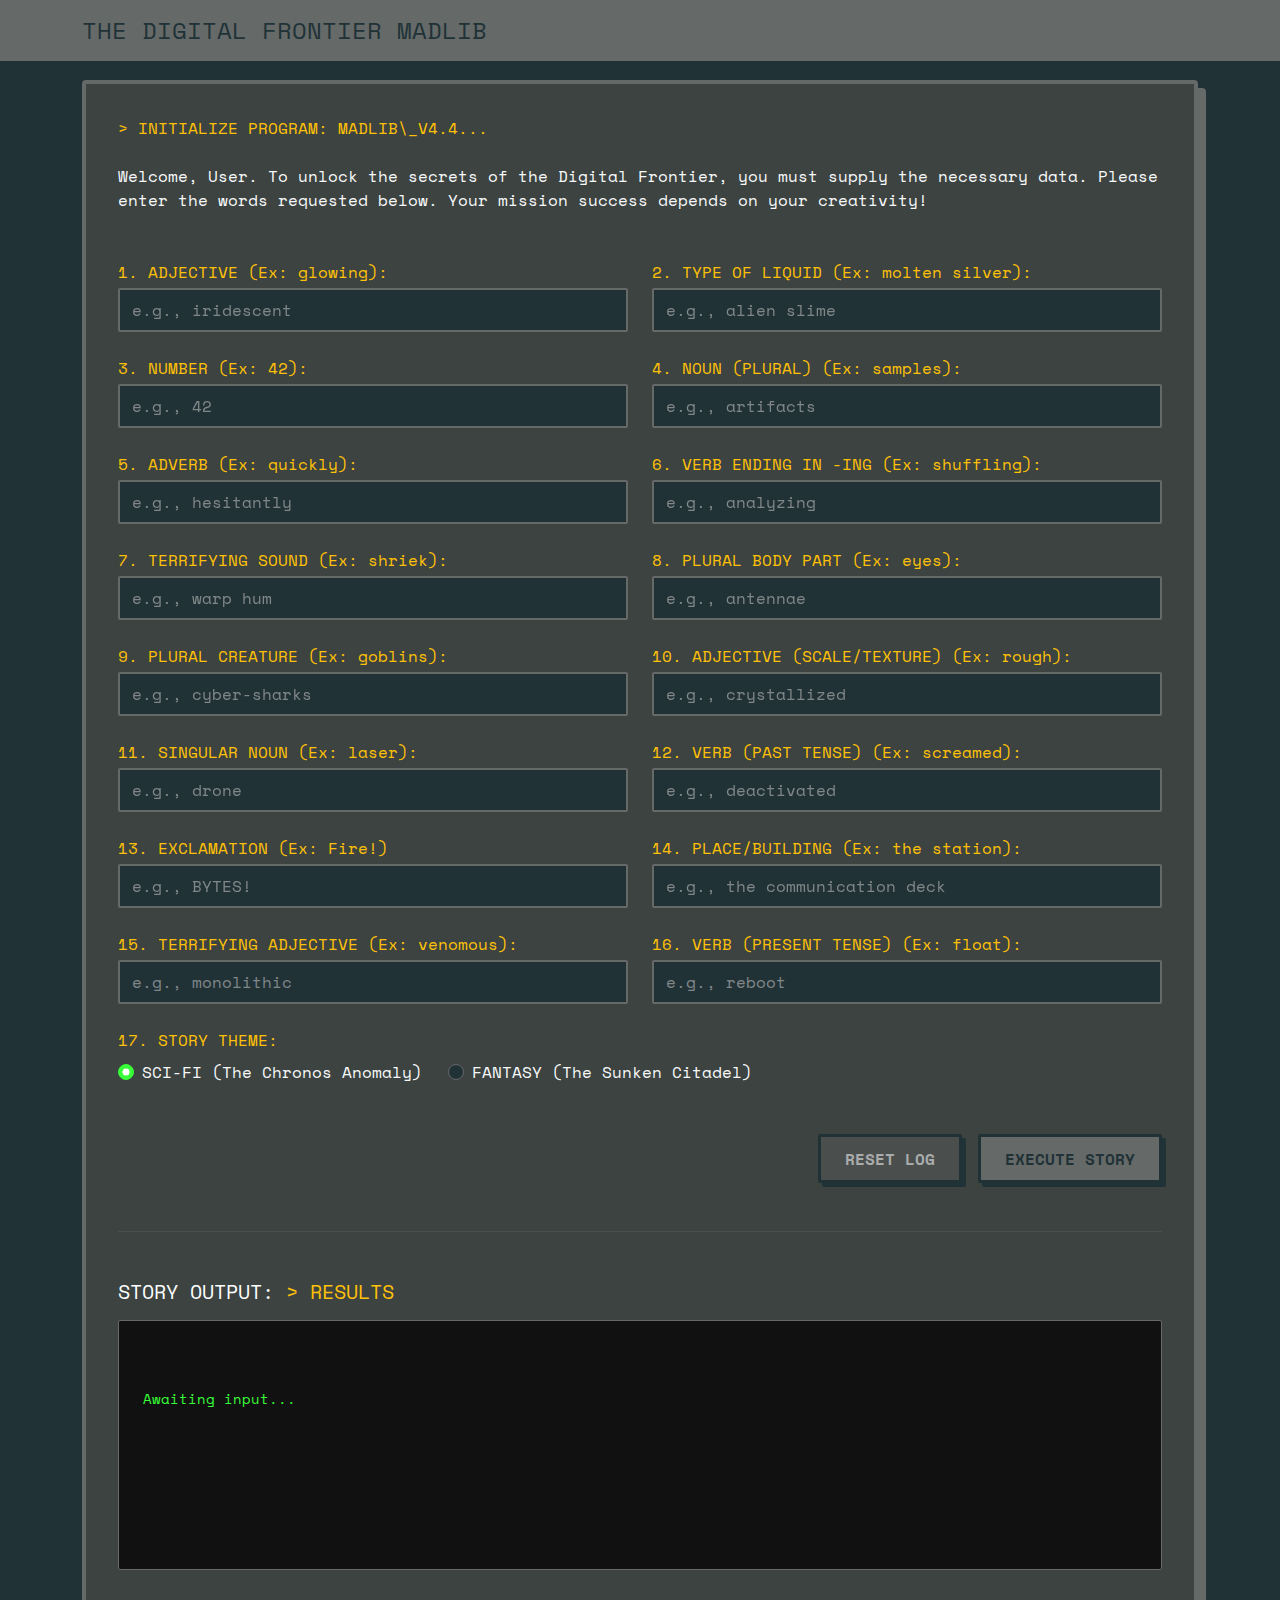
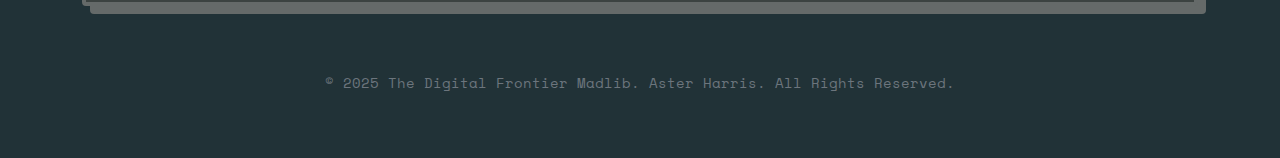
<file: MadLibs/index.html>
<!DOCTYPE html>
<html lang="en">

<head>
    <meta charset="UTF-8">
    <meta name="viewport" content="width=device-width, initial-scale=1.0">
    <title>The Digital Frontier Madlib</title>

    <!-- Latest compiled and minified CSS -->
    <link href="https://cdn.jsdelivr.net/npm/bootstrap@5.3.3/dist/css/bootstrap.min.css" rel="stylesheet">

    <!-------My CSS------->
    <link rel="stylesheet" href="css/style.css">

    <!-- Latest compiled JavaScript -->
    <script src="https://cdn.jsdelivr.net/npm/bootstrap@5.3.3/dist/js/bootstrap.bundle.min.js"></script>
</head>

<body>

    <header class="page-header">
        <div class="container">
            <h1 class="h4 m-0"> THE DIGITAL FRONTIER MADLIB</h1>
        </div>
    </header>

    <div class="container">
        <div class="terminal-window">
            <p class="mb-4 text-warning">
                &gt; INITIALIZE PROGRAM: MADLIB\_V4.4...
            </p>

            <p class="mb-5 text-light">
                Welcome, User. To unlock the secrets of the Digital Frontier, you must supply the necessary data.
                Please enter the words requested below. Your mission success depends on your creativity!
            </p>

            
            <form id="madlib-form" onsubmit="generateStory(event)">
                <div class="row g-4 mb-4">

                    <div class="col-md-6">
                        <label for="adjective_1" class="form-label text-warning mb-1">1. ADJECTIVE (Ex:
                            glowing):</label>
                        <input type="text" id="adjective_1" name="adjective_1" class="form-control"
                            placeholder="e.g., iridescent" required>
                    </div>

                    <div class="col-md-6">
                        <label for="liquid_1" class="form-label text-warning mb-1">2. TYPE OF LIQUID (Ex: molten
                            silver):</label>
                        <input type="text" id="liquid_1" class="form-control" placeholder="e.g., alien slime" required>
                    </div>

                    <div class="col-md-6">
                        <label for="number_1" class="form-label text-warning mb-1">3. NUMBER (Ex: 42):</label>
                        <input type="text" id="number_1" name="number_1" class="form-control" placeholder="e.g., 42"
                            required>
                    </div>

                    <div class="col-md-6">
                        <label form="noun_plural_1" class="form-label text-warning mb-1"> 4. NOUN (PLURAL) (Ex:
                            samples):</label>
                        <input type="text" id="noun_plural_1" name="noun_plural_1" class="form-control"
                            placeholder="e.g., artifacts" required>
                    </div>

                    <div class="col-md-6">
                        <label form="adverb_1" class="form-label text-warning mb-1">5. ADVERB (Ex: quickly):</label>
                        <input type="text" id="adverb_1" name="adverb_1" class="form-control"
                            placeholder="e.g., hesitantly" required>
                    </div>

                    <div class="col-md-6">
                        <label form="verb_ing_1" class="form-label text-warning mb-1">6. VERB ENDING IN -ING (Ex:
                            shuffling):</label>
                        <input type="text" id="verb_ing_1" name="verb_ing_1" class="form-control"
                            placeholder="e.g., analyzing" required>
                    </div>

                    <div class="col-md-6">
                        <label for="terrifying_sound_1" class="form-label text-warning mb-1">7. TERRIFYING SOUND (Ex:
                            shriek):</label>
                        <input type="text" id="terrifying_sound_1" name="terrifying_sound_1" class="form-control"
                            placeholder="e.g., warp hum" required>
                    </div>

                    <div class="col-md-6">
                        <label for="body_part_plural_1" class="form-label text-warning mb-1">8. PLURAL BODY PART (Ex:
                            eyes):</label>
                        <input type="text" id="body_part_plural_1" name="body_part_plural_1" class="form-control"
                            placeholder="e.g., antennae" required>
                    </div>

                    <div class="col-md-6">
                        <label for="plural_creature_1" class="form-label text-warning mb-1">9. PLURAL CREATURE (Ex:
                            goblins):</label>
                        <input type="text" id="plural_creature_1" name="plural_creature_1" class="form-control"
                            placeholder="e.g., cyber-sharks" required>
                    </div>

                    <div class="col-md-6">
                        <label for="adjective_scale_1" class="form-label text-warning mb-1">10. ADJECTIVE
                            (SCALE/TEXTURE) (Ex: rough):</label>
                        <input type="text" id="adjective_scale_1" name="adjective_scale_1" class="form-control"
                            placeholder="e.g., crystallized" required>
                    </div>

                    <div class="col-md-6">
                        <label for="noun_singular_1" class="form-label text-warning mb-1">11. SINGULAR NOUN (Ex:
                            laser):</label>
                        <input type="text" id="noun_singular_1" name="noun_singular_1" class="form-control"
                            placeholder="e.g., drone" required>
                    </div>

                    <div class="col-md-6">
                        <label for="verb_past_1" class="form-label text-warning mb-1">12. VERB (PAST TENSE) (Ex:
                            screamed):</label>
                        <input type="text" id="verb_past_1" name="verb_past_1" class="form-control"
                            placeholder="e.g., deactivated" required>
                    </div>

                    <div class="col-md-6">
                        <label for="exclamation_1" class="form-label text-warning mb-1">13. EXCLAMATION (Ex:
                            Fire!)</label>
                        <input type="text" id="exclamation_1" name="exclamation_1" class="form-control"
                            placeholder="e.g., BYTES!" required>
                    </div>

                    <div class="col-md-6">
                        <label for="place_1" class="form-label text-warning mb-1">14. PLACE/BUILDING (Ex: the
                            station):</label>
                        <input type="text" id="place_1" name="place_1" class="form-control"
                            placeholder="e.g., the communication deck" required>
                    </div>

                    <div class="col-md-6">
                        <label for="terrifying_adjective_1" class="form-label text-warning mb-1">15. TERRIFYING
                            ADJECTIVE (Ex: venomous):</label>
                        <input type="text" id="terrifying_adjective_1" name="terrifying_adjective_1"
                            class="form-control" placeholder="e.g., monolithic" required>
                    </div>

                    <div class="col-md-6">
                        <label for="verb_present_1" class="form-label text-warning mb-1">16. VERB (PRESENT TENSE) (Ex:
                            float):</label>
                        <input type="text" id="verb_present_1" name="verb_present_1" class="form-control"
                            placeholder="e.g., reboot" required>
                    </div>

                </div>

                <div class="row mb-5">
                    <div class="col-12">
                        <label class="form-label text-warning d-block mb-2"> 17. STORY THEME:</label>
                        <div class="form-check form-check-inline">
                            
                            <input class="form-check-input" type="radio" name="theme_select" id="theme_scifi"
                                value="scifi" checked>
                            <label class="form-check-label text-light" for="theme_scifi">SCI-FI (The Chronos
                                Anomaly)</label>
                        </div>

                        <div class="form-check form-check-inline">
                            
                            <input class="form-check-input" type="radio" name="theme_select" id="theme_fantasy"
                                value="fantasy">
                            <label class="form-check-label text-light" for="theme_fantasy">FANTASY (The Sunken
                                Citadel)</label>
                        </div>
                    </div>
                </div>

                <div class="d-grid d-md-flex justify-content-md-end gap-3">
                    <button type="button" id="reset-button" class="retro-btn retro-btn-reset">
                        RESET LOG
                    </button>

                    <button type="submit" class="retro-btn">
                        EXECUTE STORY
                    </button>
                </div>
            </form>

            <hr class="border-secondary my-5">

            <h2 class="h5 text-white mb-3">STORY OUTPUT: <span class="text-warning"> &gt; RESULTS</span></h2>
            
            <div id="story-output" class="p-4">
                <p>Awaiting input...</p>
            </div>

        </div>
    </div>

    
    <footer class="mt-5 py-3 text-center text-secondary">
        <div class="container">
            <small>&copy; 2025 The Digital Frontier Madlib. Aster Harris. All Rights Reserved.</small>
        </div>
    </footer>
    
    
    <script src="js/JSmadlib.js"></script>
</body>

</html>
</file>
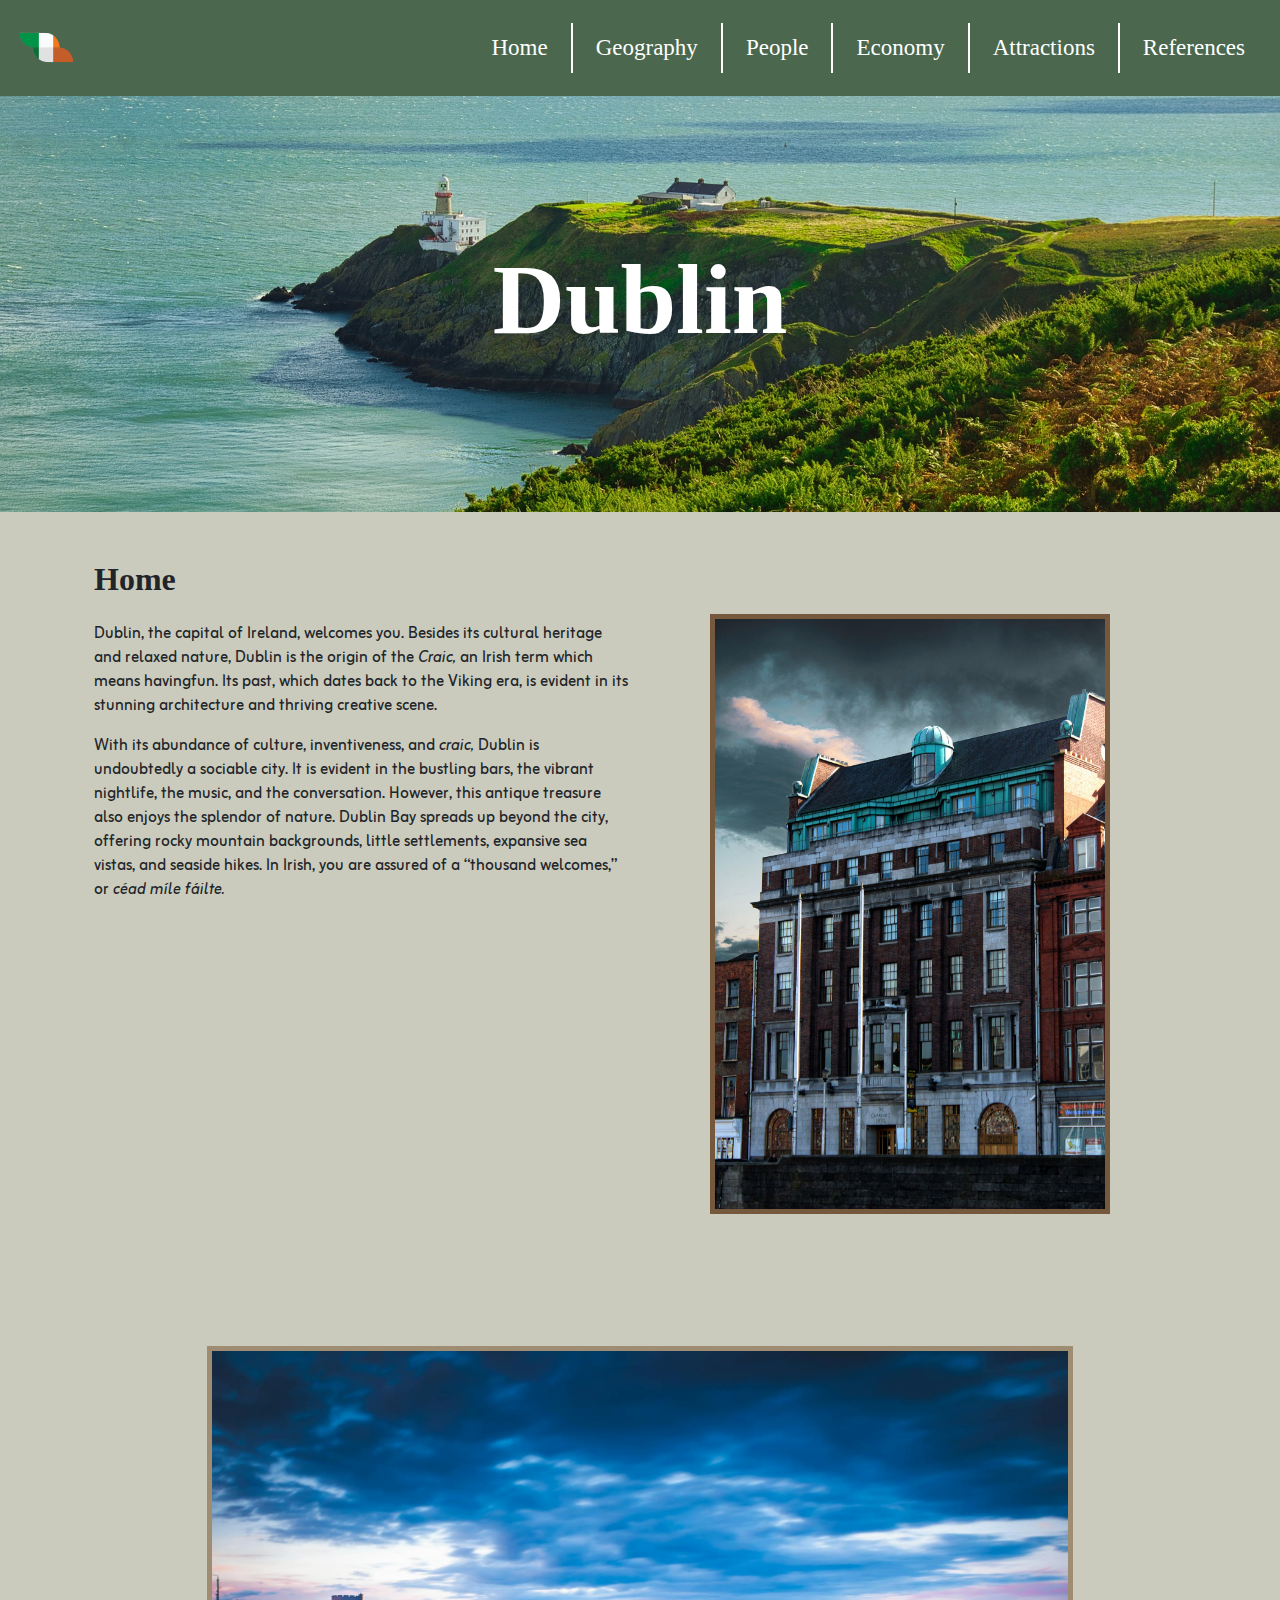
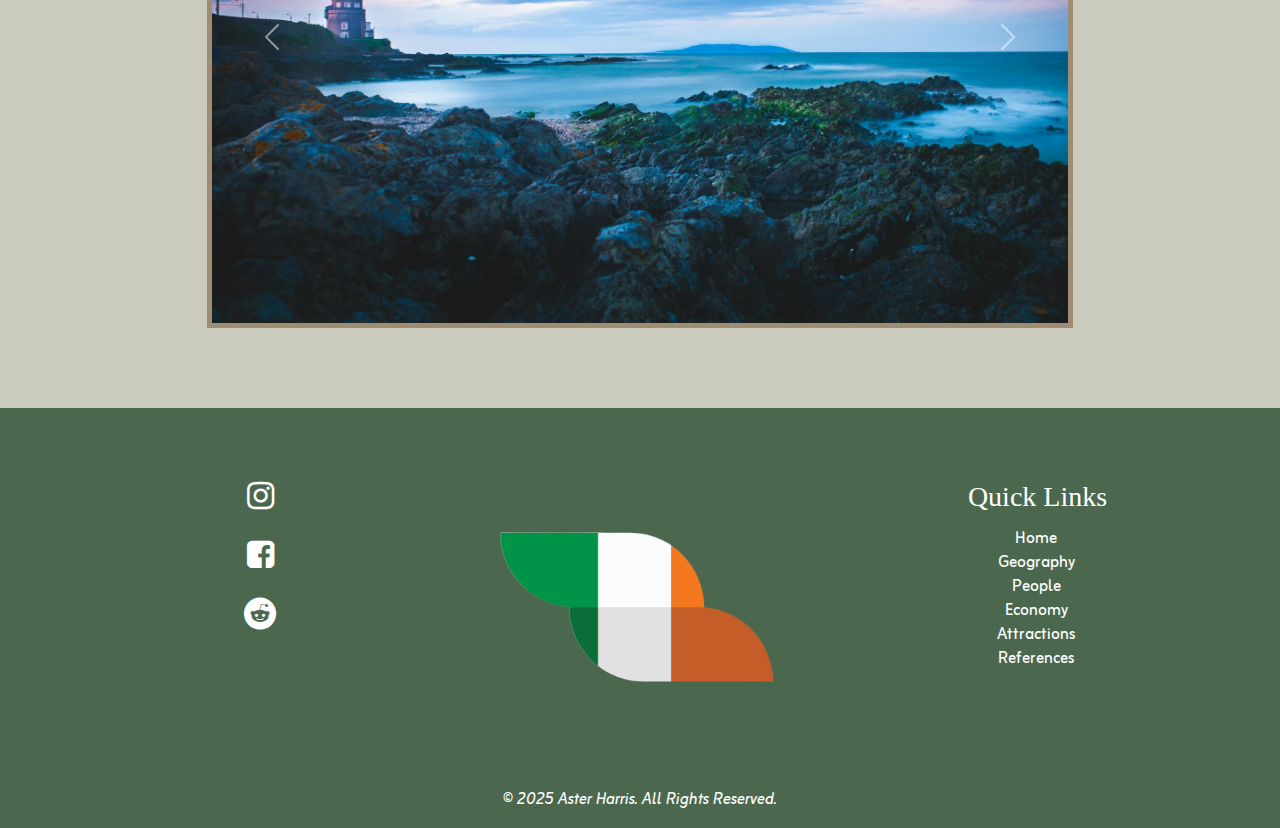
<file: Town_site/index.html>
<!DOCTYPE html>
<html lang="en">

<head>
    <meta charset="UTF-8">
    <meta name="viewport" content="width=device-width, initial-scale=1.0">
    <title>Dublin Ireland</title>

    <!-- Latest compiled and minified CSS -->
    <link href="https://cdn.jsdelivr.net/npm/bootstrap@5.3.3/dist/css/bootstrap.min.css" rel="stylesheet" />

    <link rel="stylesheet" href="https://cdnjs.cloudflare.com/ajax/libs/font-awesome/4.7.0/css/font-awesome.min.css" />

    <!-- My custom CSS -->
    <link href="css/customStyle.css" rel="stylesheet" />

    <!-- Latest compiled JavaScript -->
    <script src="https://cdn.jsdelivr.net/npm/bootstrap@5.3.3/dist/js/bootstrap.bundle.min.js"></script>

    <link rel="icon" type="image/png" href="assets/Home/logo.png">

</head>

<body>

    <!----------------------Navbar---------------------->
    <nav class="navbar navbar-expand-lg sticky-top custom-navbar">

        <div class="container-fluid">

            <a class="navbar-brand" href="index.html">
                <img src="assets/Home/logo.png" alt="Logo" style="width: 70px;">
            </a>

            <button class="navbar-toggler" type="button" data-bs-toggle="collapse" data-bs-target="#collapsibleNavbar">
                <i class="fa fa-regular fa-ellipsis-h fa-2x" style="color: #ffffff;"></i>
            </button>

            <div class="collapse navbar-collapse justify-content-end" id="collapsibleNavbar">
                <ul class="navbar-nav">
                    <li class="nav-item">
                        <a class="nav-link" href="index.html">Home</a>
                    </li>

                    <li class="nav-item">
                        <a class="nav-link" href="geography.html">Geography</a>
                    </li>

                    <li class="nav-item">
                        <a class="nav-link" href="people.html">People</a>
                    </li>

                    <li class="nav-item">
                        <a class="nav-link" href="economy.html">Economy</a>
                    </li>

                    <li class="nav-item">
                        <a class="nav-link" href="attractions.html">Attractions</a>
                    </li>

                    <li class="nav-item">
                        <a class="nav-link" href="references.html">References</a>
                    </li>
                </ul>
            </div>

        </div>
    </nav>

    <!----------------------Header---------------------->
    <header class="text-white py-5 index-header">
        <!--container, row, col-->
        <div class="container text-center py-5">
            <div class="row py-5">
                <div class="col-sm-12">
                    <h1>Dublin</h1>
                </div>
                <!--end of column-->
            </div>
            <!--ends the row-->
        </div>
        <!--end of container-->
    </header>

    <!----------------------Section 1---------------------->
    <section>
        <div class="container p-4">
            <div class="row">
                <div class="col-sm-12 pb-2 pt-4">
                    <h2>Home</h2>
                </div>

                <div class="col-md-6 pt-2">
                    <p>Dublin, the capital of Ireland, welcomes you. Besides its cultural heritage and relaxed nature,
                        Dublin is the origin of the <i>Craic,</i> an Irish term which means havingfun. Its past, which
                        dates back to the Viking era, is evident in its stunning architecture and thriving creative
                        scene.</p>

                    <p>With its abundance of culture, inventiveness, and <i>craic,</i> Dublin is undoubtedly a
                        sociable city. It is evident in the bustling bars, the vibrant nightlife, the music, and
                        the conversation. However, this antique treasure also enjoys the splendor of nature.
                        Dublin Bay spreads up beyond the city, offering rocky mountain backgrounds, little
                        settlements, expansive sea vistas, and seaside hikes. In Irish, you are assured of a
                        “thousand welcomes,” or <i>céad míle fáilte.</i>
                    </p>
                </div>

                <div class="col-md-6 p-6">
                    <img class="img-fluid border border-5" style="width: 400px; height: 600px; border-color: #76593d !important;"
                        src="assets/Home/building.jpg" alt="old building">
                </div>

            </div>
        </div>
    </section>

    <!----------------------Carousel---------------------->
    <section>
        <div class="container p-7">
            <div class="row justify-content-center">
                <div class="col-sm-10">
                    <div id="demo" class="carousel slide" data-bs-ride="carousel">

                        <div class="carousel-inner">
                            <div class="carousel-item active" data-bs-interval="6000">
                                <img class="img-fluid border border-5" style="border-color: #9f8d73 !important;"
                                    src="assets/Home/indexslide1.jpg" alt="a rocky beach">
                            </div>

                            <div class="carousel-item" data-bs-interval="6000">
                                <img class="img-fluid border border-5" style="border-color: #9f8d73 !important;"
                                    src="assets/Home/indexslide2.jpg" alt="flowers outside a pub">
                            </div>

                            <div class="carousel-item" data-bs-interval="6000">
                                <img class="img-fluid border border-5" style="border-color: #9f8d73 !important;"
                                    src="assets/Home/indexslide3.jpg" alt="Liffey river under a bridge">
                            </div>

                            <div class="carousel-item" data-bs-interval="6000">
                                <img class="img-fluid border border-5" style="border-color: #9f8d73 !important;"
                                    src="assets/Home/indexslide4.jpg" alt="city square">
                            </div>

                            <div class="carousel-item" data-bs-interval="6000">
                                <img class="img-fluid border border-5" style="border-color: #9f8d73 !important;"
                                    src="assets/Home/indexslide5.jpg" alt="sunset over Liffey river">
                            </div>

                            <div class="carousel-item" data-bs-interval="6000">
                                <img class="img-fluid border border-5" style="border-color: #9f8d73 !important;"
                                    src="assets/Home/indexslide6.jpg" alt="a cathedral">
                            </div>
                        </div>

                        <button class="carousel-control-prev" type="button" data-bs-target="#demo" data-bs-slide="prev">
                            <span class="carousel-control-prev-icon"></span>
                        </button>
                        <button class="carousel-control-next" type="button" data-bs-target="#demo" data-bs-slide="next">
                            <span class="carousel-control-next-icon"></span>
                        </button>

                    </div>
                </div>
            </div>
        </div>

    </section>

    <!----------------------Footer---------------------->
    <footer class="text-white text-center pt-4 pb-3">
        <div class="container">
            <div class="row">
                <div class="col-sm-4 py-5">
                    <!--social icons-->
                    <li><i class="fa fa-instagram fa-2x"></i></li>
                    <br>
                    <li><i class="fa fa-facebook-square fa-2x mx-2"></i></li>
                    <br>
                    <li><i class="fa fa-brands fa-reddit fa-2x"></i></li>
                </div>

                <div class="col-sm-4">
                    <img class="img-fluid" src="assets/Home/logo.png" alt="Logo">
                </div>

                <div class="col-sm-4 py-5">
                    <h3>Quick Links</h3>
                    <ul>
                        <li>Home</li>
                        <li>Geography</li>
                        <li>People</li>
                        <li>Economy</li>
                        <li>Attractions</li>
                        <li>References</li>
                    </ul>
                </div>

                <div class="col-sm-12">
                    <i>© 2025 Aster Harris. All Rights Reserved. </i>
                </div>

            </div>
        </div>

    </footer>

</body>

</html>
</file>
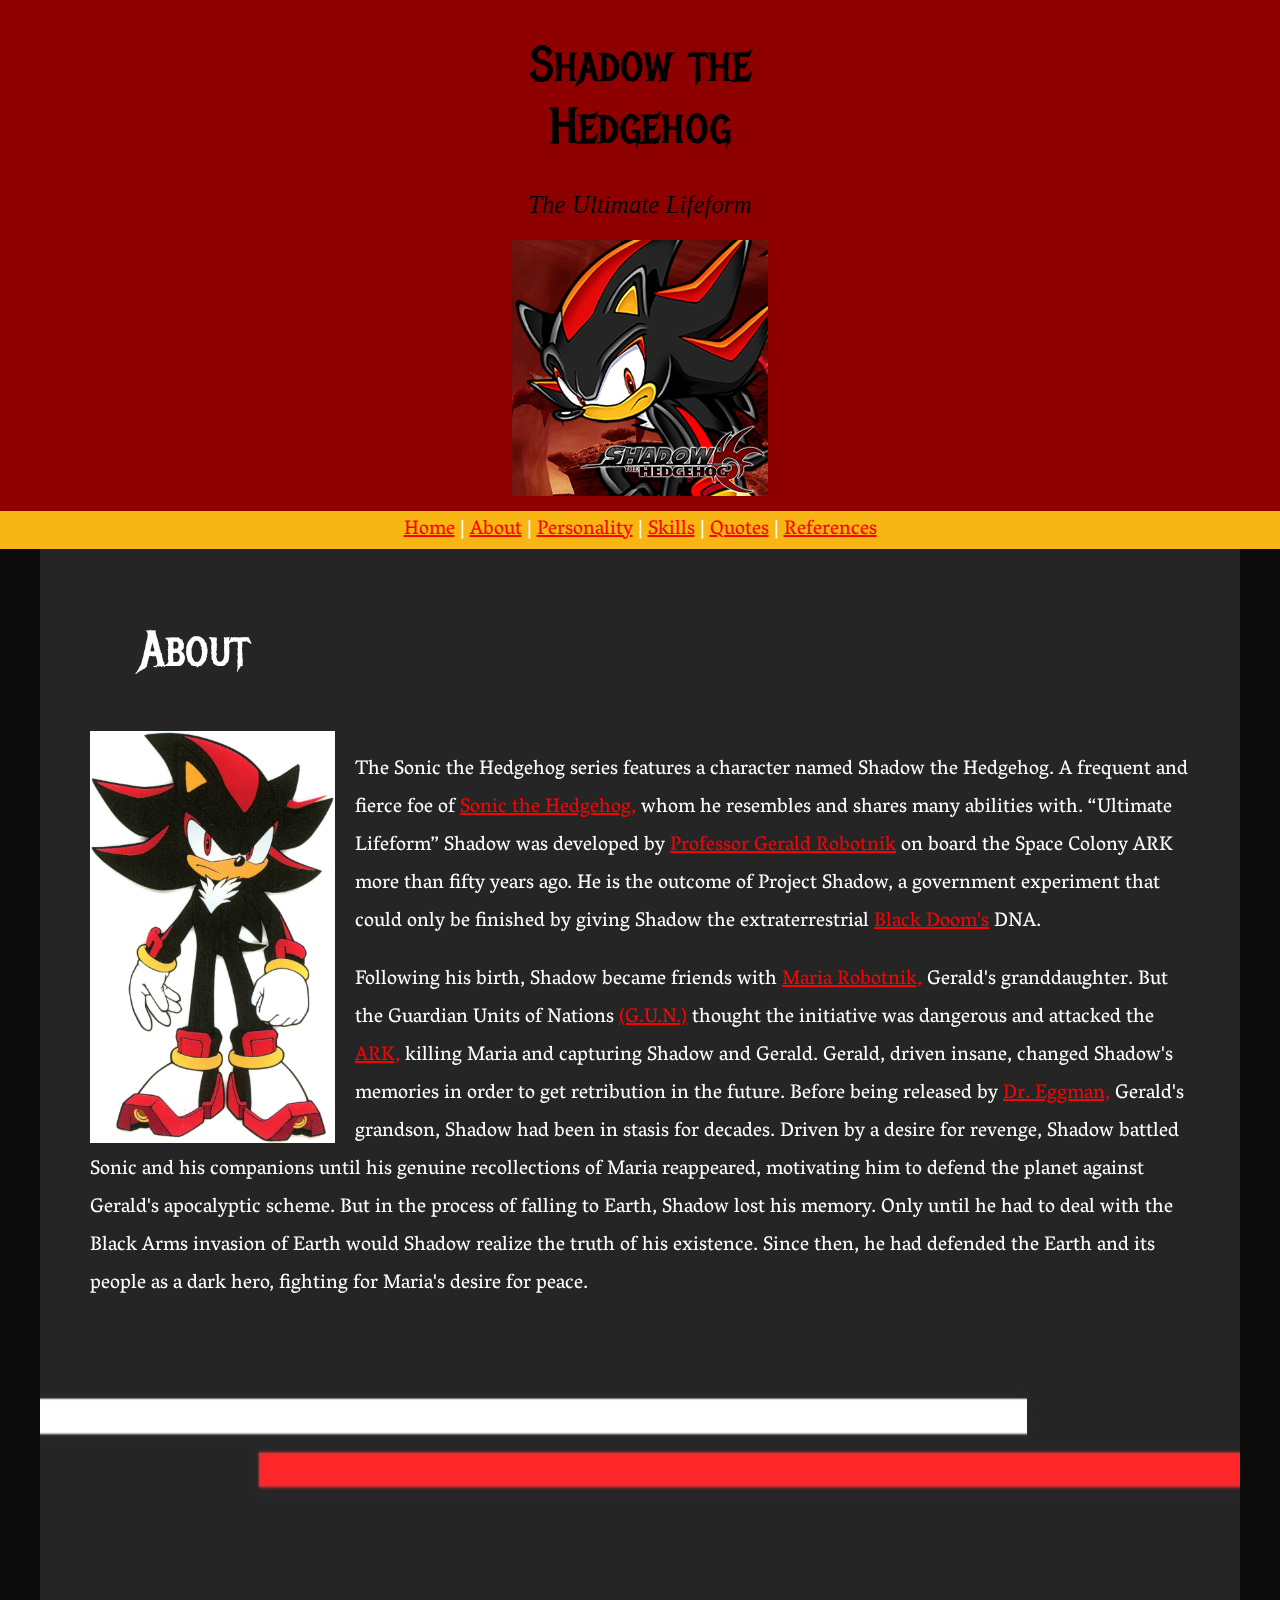
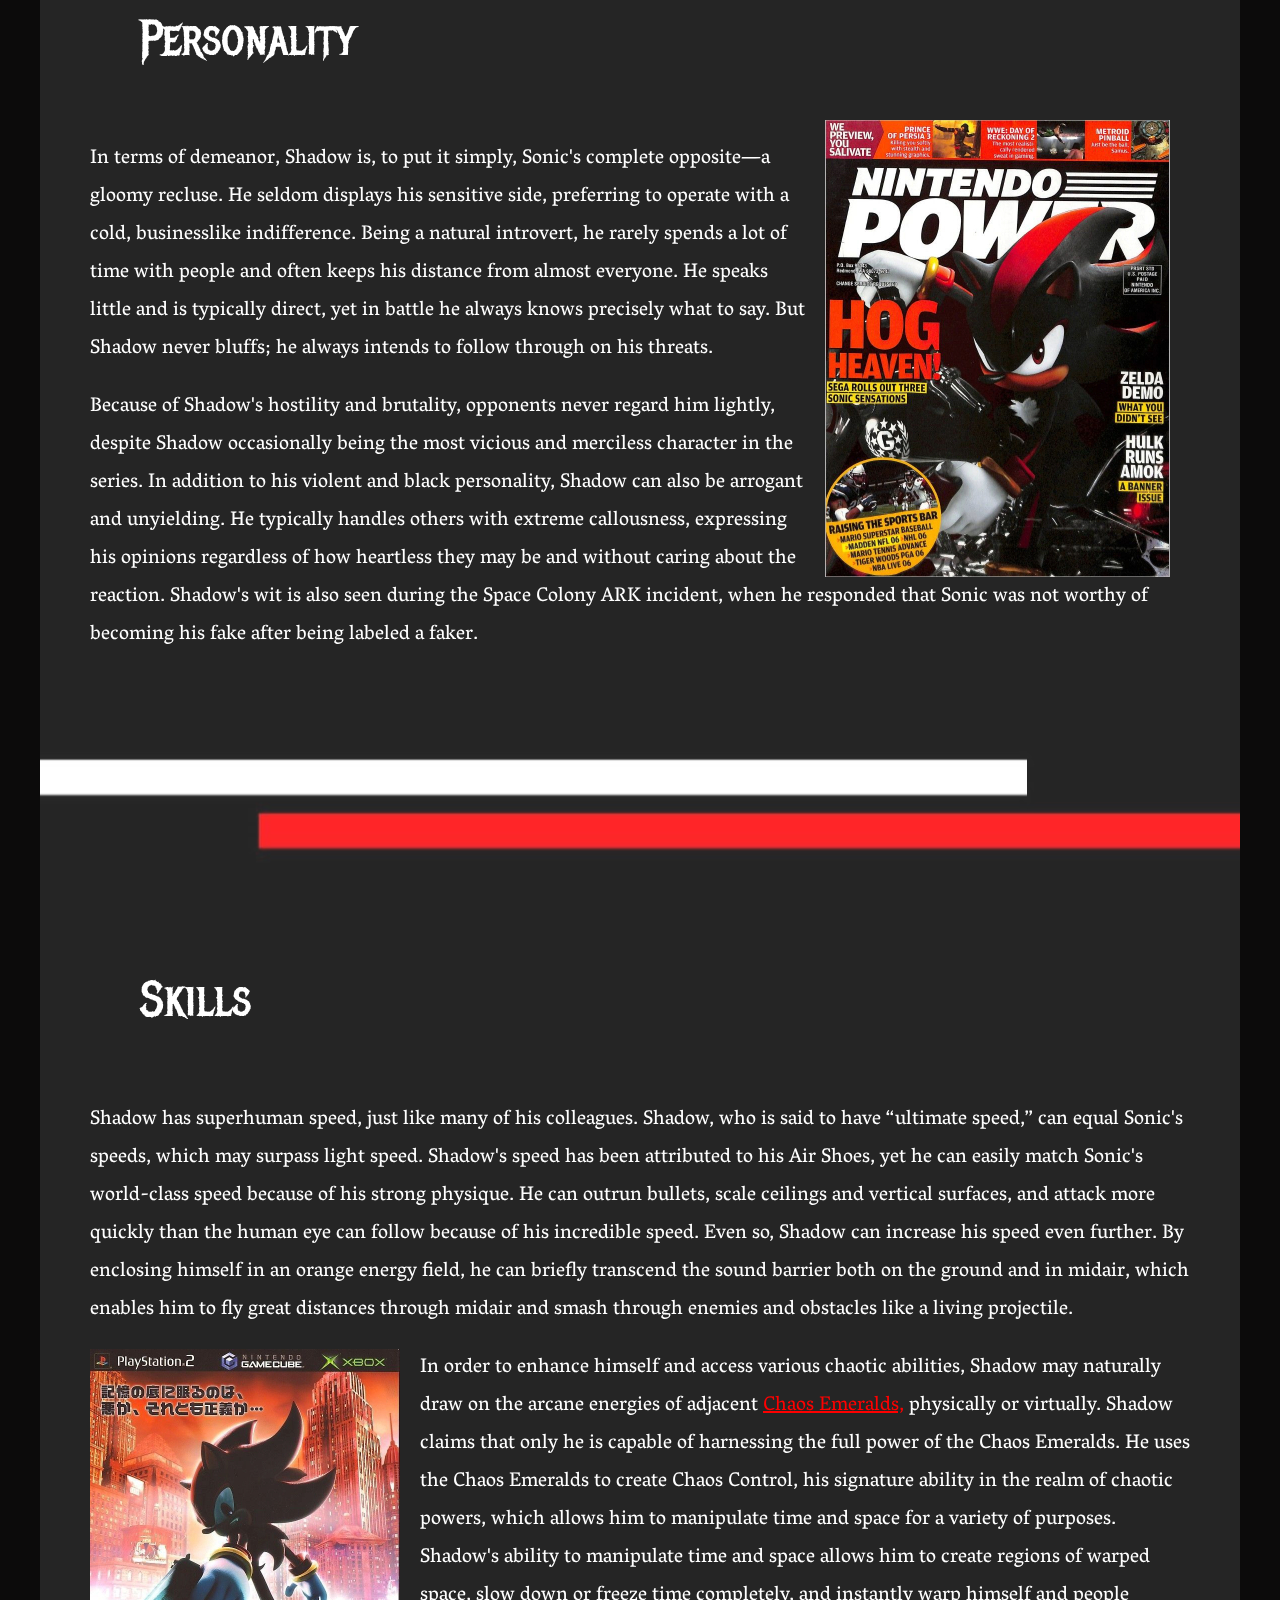
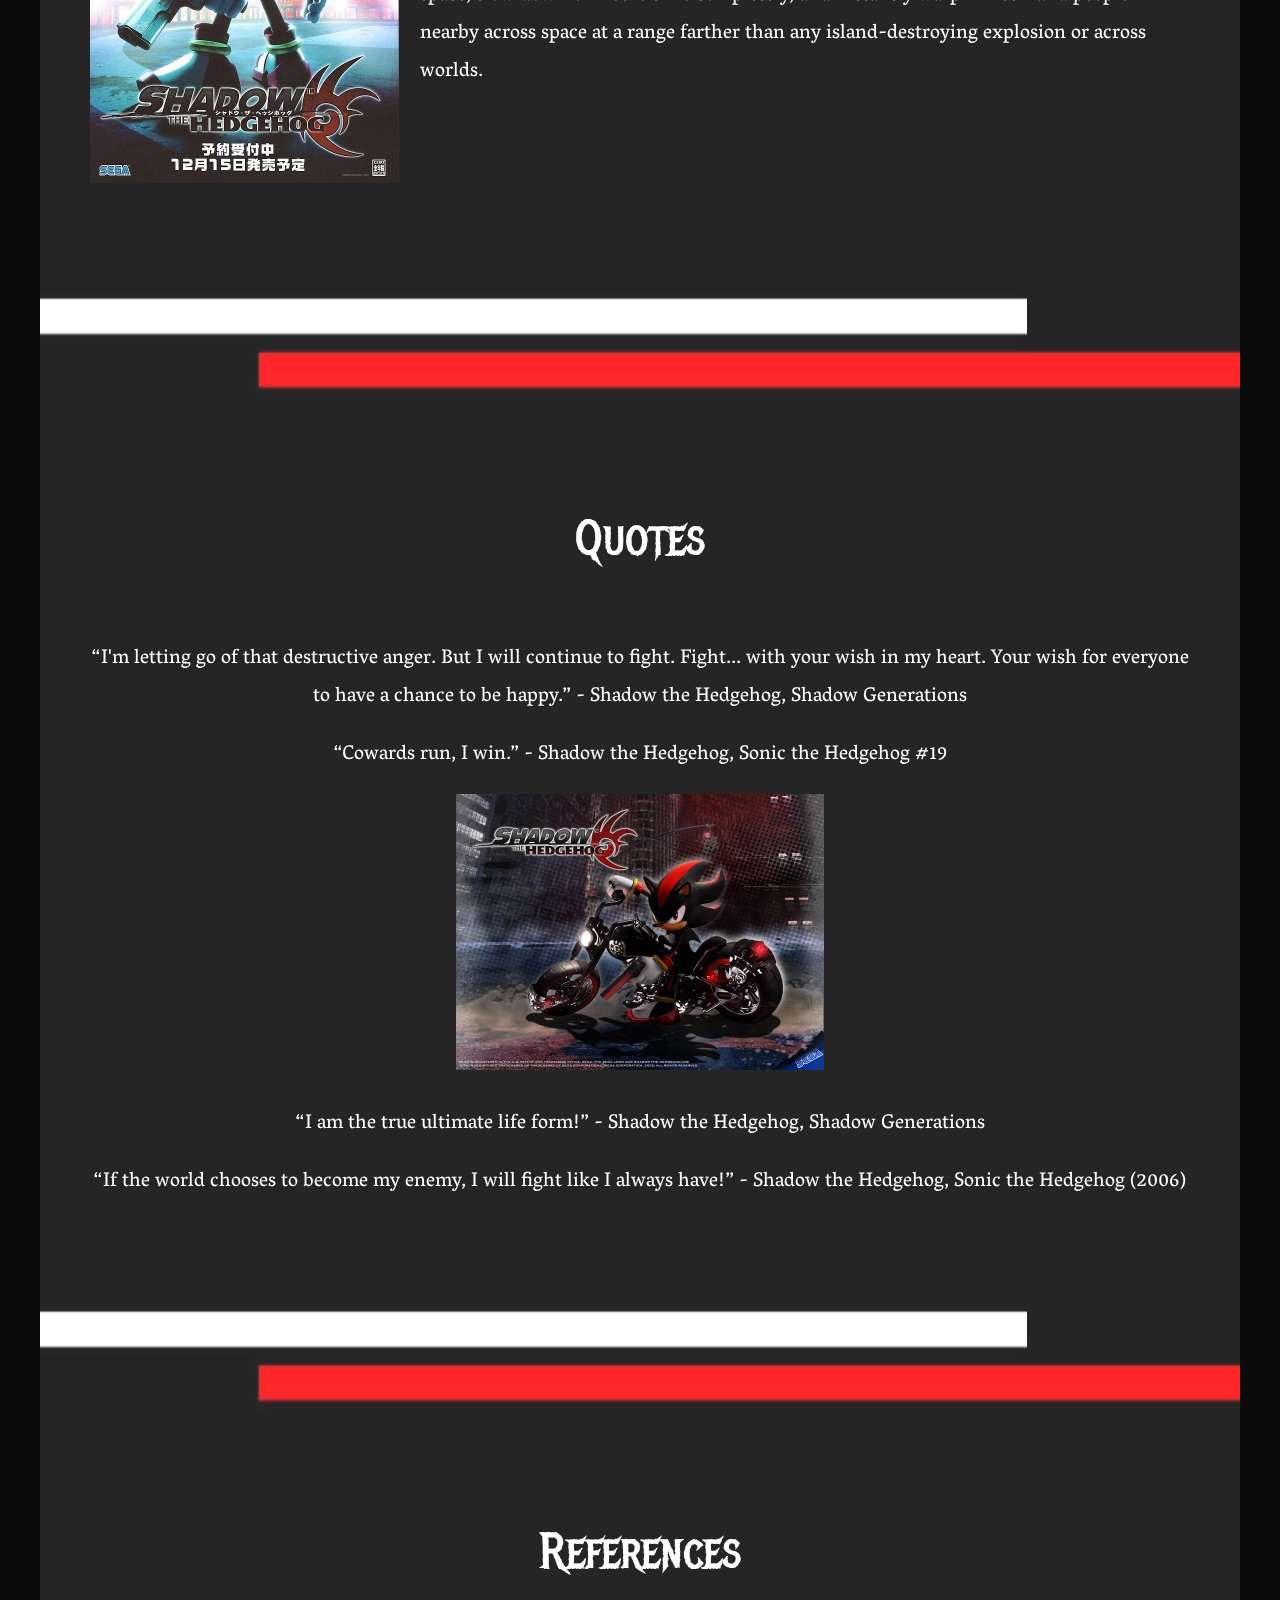
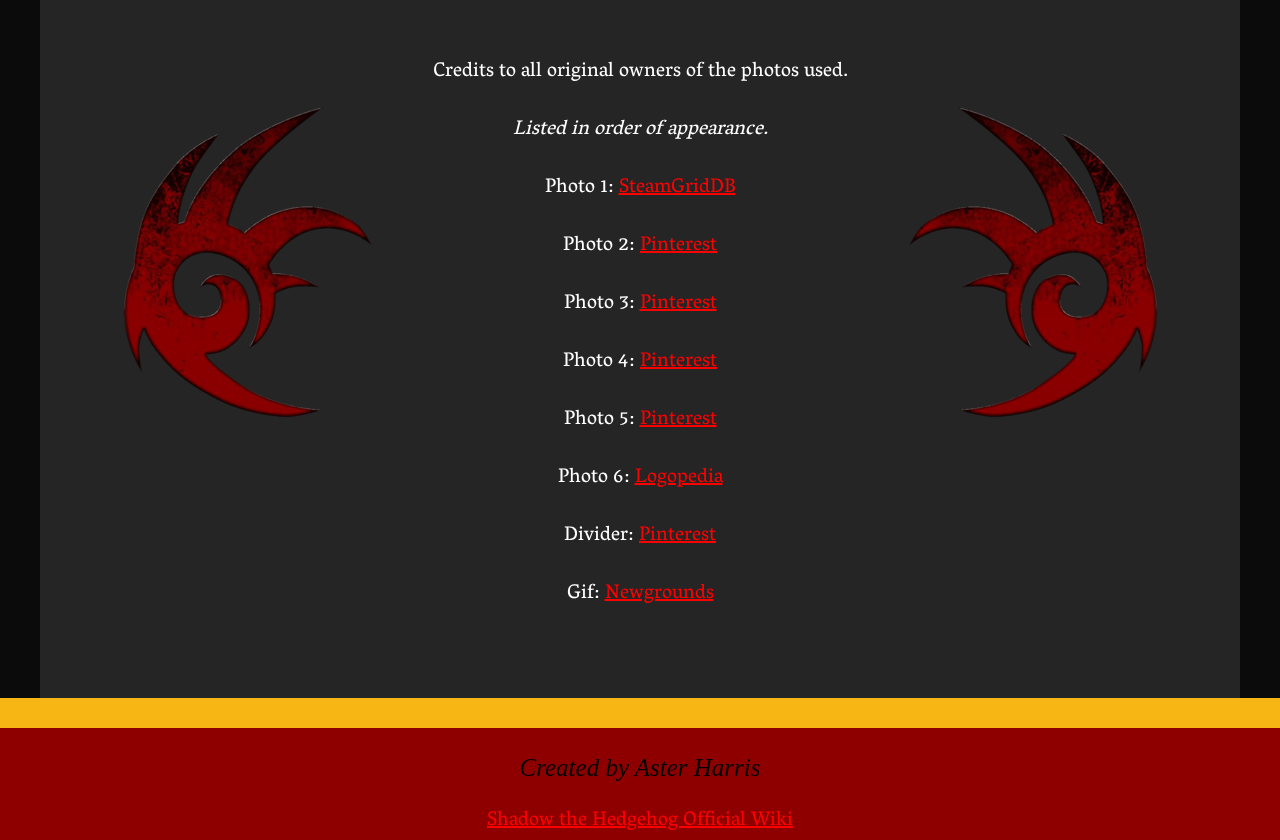
<file: ficCharacter/ShadowtheHedgehog.html>
<!DOCTYPE html>
<html lang="en">

<head>
    <meta charset="UTF-8">
    <meta name="viewport" content="width=device-width, initial-scale=1.0">
    <title>Shadow the Hedgehog</title>

    <link rel="stylesheet" href="CSS/shadow.css">
</head>

<body>

    <header id="home">
        <div class="container">

            <div>


                <!-- gifs here -->
                <img class="fire" src="Photos/1325159_ediuzuki_rofx-red-beam-shot-03.gif">

            </div>

            <div>
                <h1>Shadow the Hedgehog</h1>
                <h2>The Ultimate Lifeform</h2>

                <img src="Photos/528cf8c4a0b86390170c3317d07d7cba.ico" alt="A small icon photo of Shadow the Hedgehog">




            </div>

            <div>


                <!-- gifs here -->
                <img class="blast" src="Photos/1325159_ediuzuki_rofx-red-beam-shot-03.gif">

            </div>



        </div>

    </header>

    <nav>
        <ul>
            <a href="#home">Home</a> |
            <a href="#about">About</a> |
            <a href="#personality">Personality</a> |
            <a href="#skills">Skills</a> |
            <a href="#quotes">Quotes</a> |
            <a href="#references">References</a>
        </ul>
    </nav>


    <div class="main">
        <section class="slide1">
            <section id="about">
                <h3>About</h3>
                <img src="Photos/Shadow.jpg" alt="A full body photo of Shadow the Hedgehog">
                <p>The Sonic the Hedgehog series features a character named Shadow the Hedgehog. A frequent and fierce
                    foe
                    of <a href="https://sonic.fandom.com/wiki/Sonic_the_Hedgehog" target="_blank">Sonic the
                        Hedgehog,</a>
                    whom he
                    resembles and shares many abilities with. “Ultimate Lifeform” Shadow was developed by <a
                        href="https://sonic.fandom.com/wiki/Gerald_Robotnik" target="_blank">Professor Gerald
                        Robotnik</a>
                    on
                    board the Space Colony ARK more than fifty years ago. He is the outcome of Project Shadow, a
                    government
                    experiment that could only be finished by giving Shadow the extraterrestrial <a
                        href="https://sonic.fandom.com/wiki/Black_Doom" target="_blank"> Black Doom's</a> DNA.</p>



                <p>Following his birth, Shadow became friends with <a
                        href="https://sonic.fandom.com/wiki/Maria_Robotnik" target="_blank">Maria Robotnik,</a> Gerald's
                    granddaughter. But the Guardian Units of Nations <a
                        href="https://sonic.fandom.com/wiki/Guardian_Units_of_Nations" target="_blank">(G.U.N.)</a>
                    thought
                    the
                    initiative was dangerous and attacked the <a href="https://sonic.fandom.com/wiki/Space_Colony_ARK"
                        target="_blank">ARK,</a> killing Maria and capturing Shadow and Gerald. Gerald, driven insane,
                    changed
                    Shadow's memories in order to get retribution in the future. Before being released by <a
                        href="https://sonic.fandom.com/wiki/Doctor_Eggman" target="_blank">Dr. Eggman,</a> Gerald's
                    grandson,
                    Shadow had been in stasis for decades. Driven by a desire for revenge, Shadow battled Sonic and his
                    companions until his genuine recollections of Maria reappeared, motivating him to defend the planet
                    against
                    Gerald's apocalyptic scheme. But in the process of falling to Earth, Shadow lost his memory. Only
                    until
                    he
                    had to deal with the Black Arms invasion of Earth would Shadow realize the truth of his existence.
                    Since
                    then, he had defended the Earth and its people as a dark hero, fighting for Maria's desire for
                    peace.
                </p>
            </section>
        </section>
        <img class="divider" src="Photos/download (4).jpg">
    </div>


    <div class="main">
        <section class="slide2">
            <section id="personality">
                <h3>Personality</h3>
                <img src="Photos/sb.jpg" alt="A magazine cover of Shadow the Hedgehog">
                <p>In terms of demeanor, Shadow is, to put it simply, Sonic's complete opposite—a gloomy recluse. He
                    seldom
                    displays his sensitive side, preferring to operate with a cold, businesslike indifference. Being a
                    natural
                    introvert, he rarely spends a lot of time with people and often keeps his distance from almost
                    everyone.
                    He
                    speaks little and is typically direct, yet in battle he always knows precisely what to say. But
                    Shadow
                    never
                    bluffs; he always intends to follow through on his threats.</p>



                <p>Because of Shadow's hostility and brutality, opponents never regard him lightly, despite Shadow
                    occasionally
                    being the most vicious and merciless character in the series. In addition to his violent and black
                    personality, Shadow can also be arrogant and unyielding. He typically handles others with extreme
                    callousness, expressing his opinions regardless of how heartless they may be and without caring
                    about
                    the
                    reaction. Shadow's wit is also seen during the Space Colony ARK incident, when he responded that
                    Sonic
                    was
                    not worthy of becoming his fake after being labeled a faker.</p>
            </section>
        </section>
        <img class="divider" src="Photos/download (4).jpg">
    </div>


    <div class="main">
        <section class="slide3">
            <section id="skills">
                <h3>Skills</h3>
                <p>Shadow has superhuman speed, just like many of his colleagues. Shadow, who is said to have “ultimate
                    speed,”
                    can equal Sonic's speeds, which may surpass light speed. Shadow's speed has been attributed to his
                    Air
                    Shoes, yet he can easily match Sonic's world-class speed because of his strong physique. He can
                    outrun
                    bullets, scale ceilings and vertical surfaces, and attack more quickly than the human eye can follow
                    because
                    of his incredible speed. Even so, Shadow can increase his speed even further. By enclosing himself
                    in an
                    orange energy field, he can briefly transcend the sound barrier both on the ground and in midair,
                    which
                    enables him to fly great distances through midair and smash through enemies and obstacles like a
                    living
                    projectile.</p>

                <img src="Photos/shadow G.jpg" alt="The Japanese game poster for Shadow the Hedgehog">

                <p>In order to enhance himself and access various chaotic abilities, Shadow may naturally draw on the
                    arcane
                    energies of adjacent <a href="https://sonic.fandom.com/wiki/Chaos_Emerald" target="_blank">Chaos
                        Emeralds,</a> physically or virtually. Shadow claims that only he is capable of harnessing the
                    full
                    power of the Chaos Emeralds. He uses the Chaos Emeralds to create Chaos Control, his signature
                    ability
                    in
                    the realm of chaotic powers, which allows him to manipulate time and space for a variety of
                    purposes.
                    Shadow's ability to manipulate time and space allows him to create regions of warped space, slow
                    down or
                    freeze time completely, and instantly warp himself and people nearby across space at a
                    range farther than any island-destroying explosion or across worlds.</p>
            </section>
        </section>
        <img class="divider" src="Photos/download (4).jpg">
    </div>


    <div class="main">
        <div class="container">
            <section class="slide4">
                <section id="quotes">
                    <h3>Quotes</h3>
                    <p>“I'm letting go of that destructive anger. But I will continue to fight. Fight... with your wish
                        in
                        my
                        heart.
                        Your wish for everyone to have a chance to be happy.” - Shadow the Hedgehog, Shadow Generations
                    </p>

                    <p>“Cowards run, I win.” - Shadow the Hedgehog, Sonic the Hedgehog #19</p>

                    <img src="Photos/shadow bike.jpg" alt="Shadow the Hedgehog riding a motorbike">

                    <p>“I am the true ultimate life form!” - Shadow the Hedgehog, Shadow Generations</p>

                    <p>“If the world chooses to become my enemy, I will fight like I always have!” - Shadow the
                        Hedgehog,
                        Sonic
                        the
                        Hedgehog (2006) </p>
                </section>
            </section>
        </div>
        <img class="divider" src="Photos/download (4).jpg">
    </div>


    <div class="main">
        <div class="slide5">
            <section id="references">

                <div class="container">

                    <div>
                        <img class="logo" src="Photos/3256moroz8r71.png">
                    </div>

                    <div>
                        <h3>References</h3>

                        <p>Credits to all original owners of the photos used.</p>
                        <p><i>Listed in order of appearance.</i></p>


                        <p>Photo 1: <a href="https://cdn2.steamgriddb.com/icon/cde2d9ccd0e94745859e8b340f4d06c2.ico"
                                target="_blank">SteamGridDB</a></p>
                        <p>Photo 2: <a href="https://pin.it/i/QV7QxM1Et/" target="_blank">Pinterest</a></p>
                        <p>Photo 3: <a href="https://pin.it/i/5ps6spOUK/" target="_blank">Pinterest</a></p>
                        <p>Photo 4: <a href="https://pin.it/i/6KU1zqsK2/" target="_blank">Pinterest</a></p>
                        <p>Photo 5: <a href="https://pin.it/i/77TS1yFia/" target="_blank">Pinterest</a></p>
                        <p>Photo 6: <a href="https://static.wikia.nocookie.net/logopedia/images/f/fb/S.T.H._-_Artwork_-_5_%28Logo%29.png/revision/latest/scale-to-width-down/250?cb=20211227222236" target="_blank">Logopedia</a></p>
                        <p>Divider: <a href="https://ca.pinterest.com/pin/22940279347359451" target="_blank">Pinterest</a></p>
                        <p>Gif: <a href="https://art.ngfiles.com/images/1325000/1325159_ediuzuki_rofx-red-beam-shot-03.gif?f1593024299" target="_blank">Newgrounds</a></p>
                    </div>

                    <div>
                        <img class="logo2" src="Photos/rotated.png">
                    </div>
                </div>
            </section>
        </div>
    </div>


    <hr>
    <footer>
        <h2>Created by Aster Harris</h2>
        <a href="https://sonic.fandom.com/wiki/Shadow_the_Hedgehog" target="_blank">Shadow the Hedgehog Official
            Wiki</a>
    </footer>

</body>

</html>
</file>
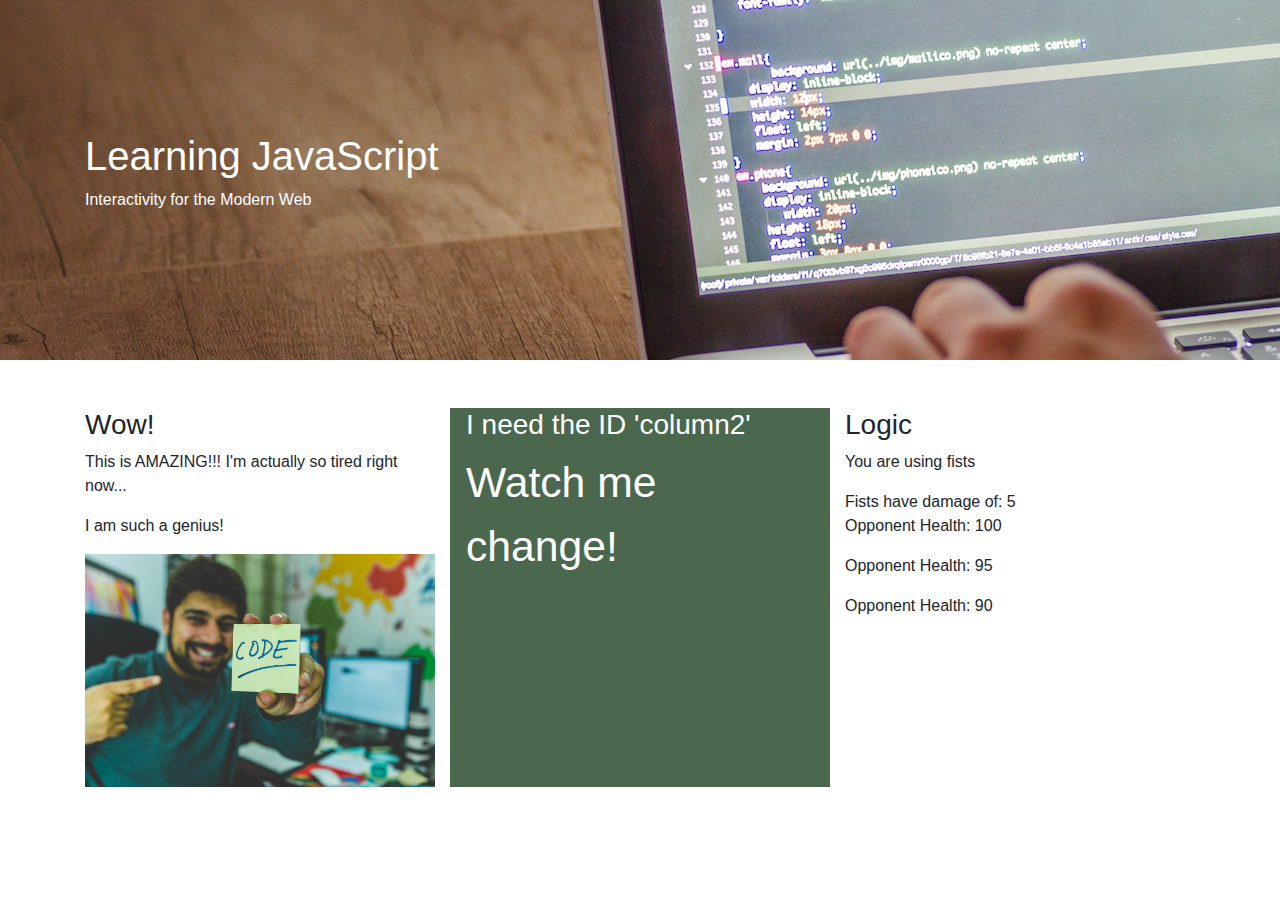
<file: jsIntroFiles/1_gettingStarted.html>
<!DOCTYPE html>
<html lang="en">

<head>
    <meta charset="UTF-8">
    <meta http-equiv="X-UA-Compatible" content="IE=edge">
    <meta name="viewport" content="width=device-width, initial-scale=1.0">

    <title>Intro to Javascript</title>

    <!-- Latest compiled and minified CSS -->
    <link rel="stylesheet" href="https://cdn.jsdelivr.net/npm/bootstrap@4.6.1/dist/css/bootstrap.min.css">

    <!-- My CSS -->
    <link rel="stylesheet" href="css/introJsStyle.css">

    <!-- jQuery library -->
    <script src="https://cdn.jsdelivr.net/npm/jquery@3.6.0/dist/jquery.slim.min.js"></script>

    <!-- Popper JS -->
    <script src="https://cdn.jsdelivr.net/npm/popper.js@1.16.1/dist/umd/popper.min.js"></script>

    <!-- Latest compiled JavaScript -->
    <script src="https://cdn.jsdelivr.net/npm/bootstrap@4.6.1/dist/js/bootstrap.bundle.min.js"></script>

</head>

<body>


    <header>
        <div class="container">
            <div class="row align-items-center customHeight">
                <div class="col-sm-6 text-white">
                    <h1>Learning JavaScript</h1>
                    <p>Interactivity for the Modern Web</p>
                </div>
            </div>
        </div>
    </header>

    <section>
        <div class="container py-5">
            <div class="row">
                <div id="column1" class="col-sm-4">
                    <!---------------------The first column of content we will change!----------------------->
                    <h3>ID is 'column1'</h3>
                    <p>Watch me change!</p>
                </div>
                <div id="column2" class="col-sm-4 px-3">
                    <!---------------------The second column of content we will change!----------------------->
                    <h3>I need the ID 'column2'</h3>
                    <p>Watch me change!</p>

                </div>
                <div id="column3" class="col-sm-4">
                    <!---------------------The third column of content we will change!----------------------->
                    <h3>Logic</h3>

                </div>
            </div>
        </div>
    </section>


    <!---------------------Your Custom Javascript----------------------->
    <script src="js/intro.js"></script>


</body>

</html>
</file>
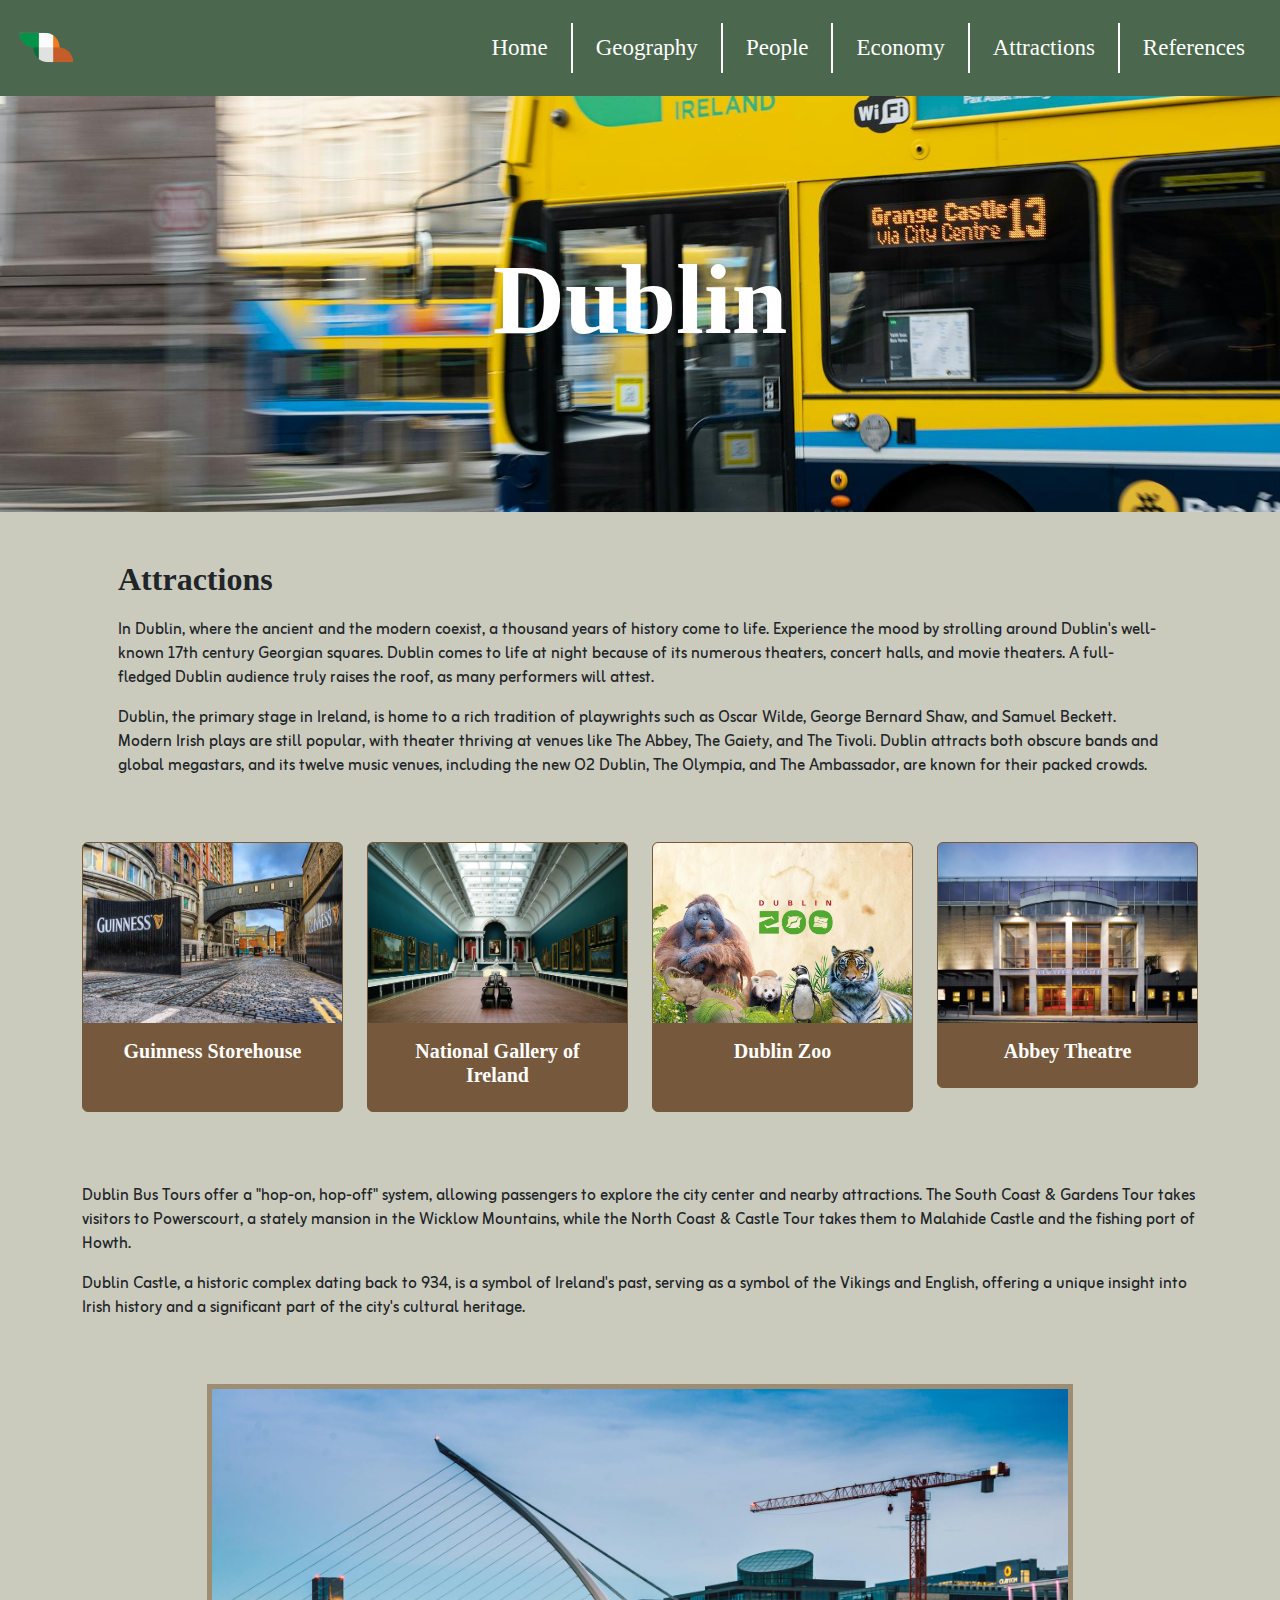
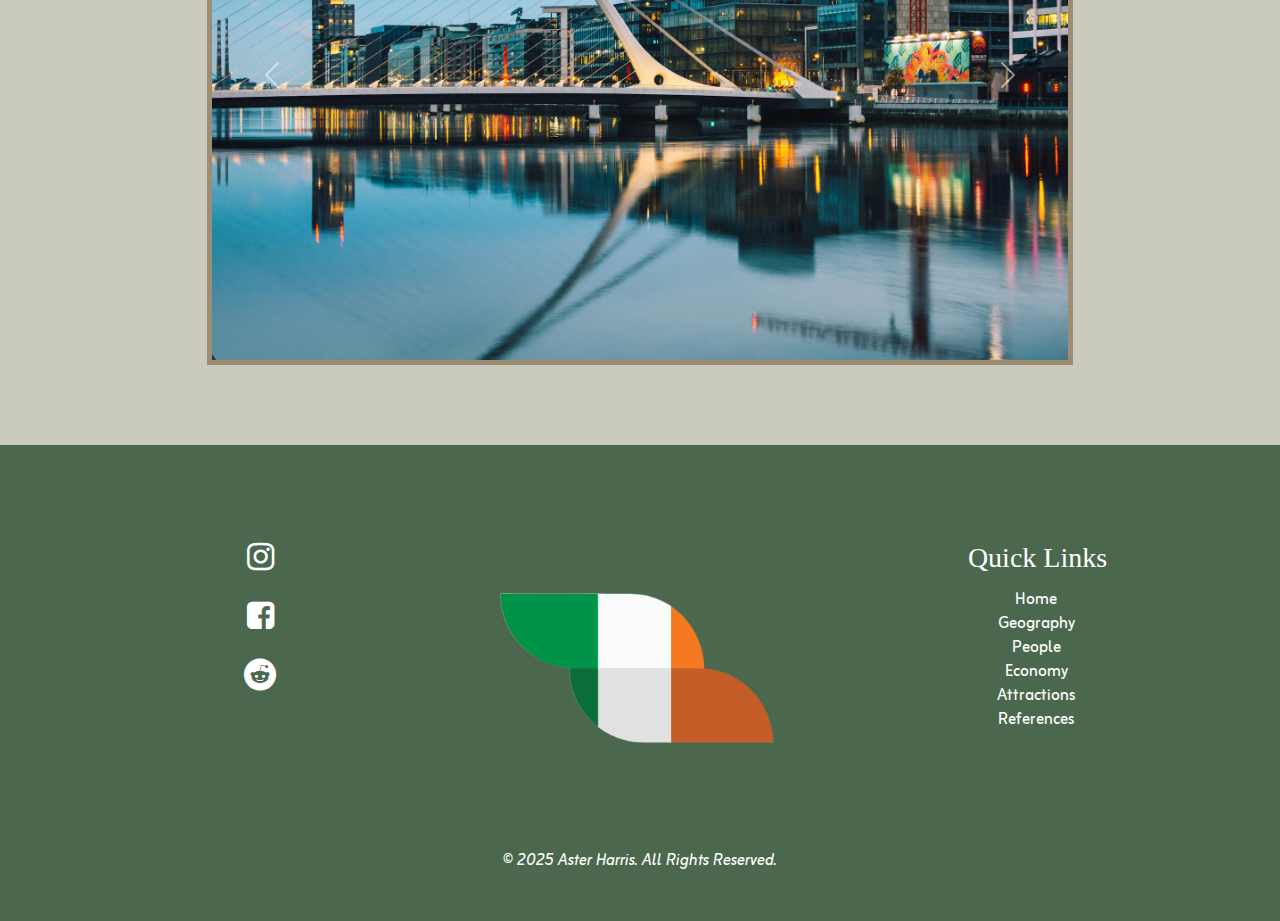
<file: Town_site/attractions.html>
<!DOCTYPE html>
<html lang="en">

<head>
    <meta charset="UTF-8">
    <meta name="viewport" content="width=device-width, initial-scale=1.0">
    <title>Dublin Ireland</title>

    <!-- Latest compiled and minified CSS -->
    <link href="https://cdn.jsdelivr.net/npm/bootstrap@5.3.3/dist/css/bootstrap.min.css" rel="stylesheet" />

    <link rel="stylesheet" href="https://cdnjs.cloudflare.com/ajax/libs/font-awesome/4.7.0/css/font-awesome.min.css" />

    <!-- My custom CSS -->
    <link href="css/customStyle.css" rel="stylesheet" />

    <!-- Latest compiled JavaScript -->
    <script src="https://cdn.jsdelivr.net/npm/bootstrap@5.3.3/dist/js/bootstrap.bundle.min.js"></script>

    <link rel="icon" type="image/png" href="assets/Home/logo.png">

</head>

<body>

    <!----------------------Navbar---------------------->
    <nav class="navbar navbar-expand-lg sticky-top custom-navbar">

        <div class="container-fluid">

            <a class="navbar-brand" href="index.html">
                <img src="assets/Home/logo.png" alt="Logo" style="width: 70px;">
            </a>

            <button class="navbar-toggler" type="button" data-bs-toggle="collapse" data-bs-target="#collapsibleNavbar">
                <i class="fa fa-regular fa-ellipsis-h fa-2x" style="color: #ffffff;"></i>
            </button>

            <div class="collapse navbar-collapse justify-content-end" id="collapsibleNavbar">
                <ul class="navbar-nav">
                    <li class="nav-item">
                        <a class="nav-link" href="index.html">Home</a>
                    </li>

                    <li class="nav-item">
                        <a class="nav-link" href="geography.html">Geography</a>
                    </li>

                    <li class="nav-item">
                        <a class="nav-link" href="people.html">People</a>
                    </li>

                    <li class="nav-item">
                        <a class="nav-link" href="economy.html">Economy</a>
                    </li>

                    <li class="nav-item">
                        <a class="nav-link" href="attractions.html">Attractions</a>
                    </li>

                    <li class="nav-item">
                        <a class="nav-link" href="references.html">References</a>
                    </li>
                </ul>
            </div>

        </div>
    </nav>

    <!----------------------Header---------------------->
    <header class="attract-header text-white py-5">
        <!--container, row, col-->
        <div class="container text-center py-5">
            <div class="row py-5">
                <div class="col-sm-12">
                    <h1>Dublin</h1>
                </div>
                <!--end of column-->
            </div>
            <!--ends the row-->
        </div>
        <!--end of container-->
    </header>

    <!----------------------Section 1---------------------->
    <section>
        <div class="container p-5">
            <div class="row">
                <div class="col-sm-12 pb-1">
                    <h2>Attractions</h2>
                </div>

                <div class="col-sm-12 pt-2">
                    <p>
                        In Dublin, where the ancient and the modern coexist, a thousand years of history
                        come to life. Experience the mood by strolling around Dublin's well-known 17th
                        century Georgian squares. Dublin comes to life at night because of its numerous
                        theaters, concert halls, and movie theaters. A full-fledged Dublin audience truly
                        raises the roof, as many performers will attest.
                    </p>

                    <p>
                        Dublin, the primary stage in Ireland, is home to a rich tradition of playwrights such
                        as Oscar Wilde, George Bernard Shaw, and Samuel Beckett. Modern Irish plays are
                        still popular, with theater thriving at venues like The Abbey, The Gaiety, and The
                        Tivoli. Dublin attracts both obscure bands and global megastars, and its twelve
                        music venues, including the new O2 Dublin, The Olympia, and The Ambassador, are
                        known for their packed crowds.
                    </p>
                </div>

            </div>
        </div>
    </section>


    <!------------Cards------------>
    <section>
        <div class="container">
            <div class="row">
                <!-- Card 1 -->
                <div class="col-sm-3 pb-4">
                    <div class="card my-card">
                        <a href="#" data-bs-toggle="modal" data-bs-target="#imageModal1">
                            <img class="img-fluid card-img-top" src="assets/Attractions/guinness.jpg"
                                alt="guinness storehouse">
                        </a>
                        <div class="card-body">
                            <h5 class="card-title">Guinness Storehouse</h5>
                        </div>
                    </div>
                </div>

                <!-- Card 2 -->
                <div class="col-sm-3 pb-4">
                    <div class="card my-card">
                        <a href="#" data-bs-toggle="modal" data-bs-target="#imageModal2">
                            <img class="img-fluid card-img-top" src="assets/Attractions/gallery.jpg"
                                alt="national gallery">
                        </a>
                        <div class="card-body">
                            <h5 class="card-title">National Gallery of Ireland</h5>
                        </div>
                    </div>
                </div>

                <!-- Card 3 -->
                <div class="col-sm-3 pb-4">
                    <div class="card my-card">
                        <a href="#" data-bs-toggle="modal" data-bs-target="#imageModal3">
                            <img class="img-fluid card-img-top" src="assets/Attractions/zoo.jpg" alt="dublin zoo">
                        </a>
                        <div class="card-body">
                            <h5 class="card-title">Dublin Zoo</h5>
                        </div>
                    </div>
                </div>

                <!-- Card 4 -->
                <div class="col-sm-3 pb-5">
                    <div class="card my-card">
                        <a href="#" data-bs-toggle="modal" data-bs-target="#imageModal4">
                            <img class="img-fluid card-img-top" src="assets/Attractions/abbey.png" alt="abbey theatre">
                        </a>
                        <div class="card-body">
                            <h5 class="card-title">Abbey Theatre</h5>
                        </div>
                    </div>
                </div>
            </div>
        </div>
    </section>



    <!----------------------Section 2 ---------------------->
    <section>
        <div class="container pt-5">
            <div class="row">
                <div class="col-sm-12">
                    <p>
                        Dublin Bus Tours offer a "hop-on, hop-off" system, allowing passengers to explore
                        the city center and nearby attractions. The South Coast & Gardens Tour takes
                        visitors to Powerscourt, a stately mansion in the Wicklow Mountains, while the
                        North Coast & Castle Tour takes them to Malahide Castle and the fishing port of
                        Howth.
                    </p>

                    <p>
                        Dublin Castle, a historic complex dating back to 934, is a symbol of Ireland's past,
                        serving as a symbol of the Vikings and English, offering a unique insight into Irish
                        history and a significant part of the city's cultural heritage.
                    </p>
                </div>
            </div>
        </div>
    </section>


    <!----------------------Carousel---------------------->
    <section>
        <div class="container p-7">
            <div class="row justify-content-center">
                <div class="col-sm-10">
                    <div id="demo" class="carousel slide" data-bs-ride="carousel">

                        <div class="carousel-inner">
                            <div class="carousel-item active" data-bs-interval="6000">
                                <img class="img-fluid border border-5" style="border-color: #9f8d73 !important;"
                                    src="assets/Attractions/bridge.jpg" alt="a bridge">
                            </div>

                            <div class="carousel-item" data-bs-interval="6000">
                                <img class="img-fluid border border-5" style="border-color: #9f8d73 !important;"
                                    src="assets/Attractions/anchor.jpg" alt="a statue of an anchor">
                            </div>

                            <div class="carousel-item" data-bs-interval="6000">
                                <img class="img-fluid border border-5" style="border-color: #9f8d73 !important;"
                                    src="assets/Attractions/castle.jpg" alt="old castle">
                            </div>

                            <div class="carousel-item" data-bs-interval="6000">
                                <img class="img-fluid border border-5" style="border-color: #9f8d73 !important;"
                                    src="assets/Attractions/library.jpg" alt="library">
                            </div>

                            <div class="carousel-item" data-bs-interval="6000">
                                <img class="img-fluid border border-5" style="border-color: #9f8d73 !important;"
                                    src="assets/Attractions/statue.jpg" alt="Molly Malone statue">
                            </div>

                            <div class="carousel-item" data-bs-interval="6000">
                                <img class="img-fluid border border-5" style="border-color: #9f8d73 !important;"
                                    src="assets/Attractions/train.jpg" alt="a train">
                            </div>

                            <div class="carousel-item" data-bs-interval="6000">
                                <img class="img-fluid border border-5" style="border-color: #9f8d73 !important;"
                                    src="assets/Attractions/trinity.jpg" alt="trinity library">
                            </div>
                        </div>

                        <button class="carousel-control-prev" type="button" data-bs-target="#demo" data-bs-slide="prev">
                            <span class="carousel-control-prev-icon"></span>
                        </button>
                        <button class="carousel-control-next" type="button" data-bs-target="#demo" data-bs-slide="next">
                            <span class="carousel-control-next-icon"></span>
                        </button>

                    </div>
                </div>
            </div>
        </div>

    </section>



    <!----------------------Footer---------------------->
    <footer class="text-white text-center py-5">
        <div class="container">
            <div class="row">
                <div class="col-sm-4 py-5">
                    <!--social icons-->
                    <li><i class="fa fa-instagram fa-2x"></i></li>
                    <br>
                    <li><i class="fa fa-facebook-square fa-2x mx-2"></i></li>
                    <br>
                    <li><i class="fa fa-brands fa-reddit fa-2x"></i></li>
                </div>

                <div class="col-sm-4">
                    <img class="img-fluid" src="assets/Home/logo.png" alt="Logo">
                </div>

                <div class="col-sm-4 py-5">
                    <h3>Quick Links</h3>
                    <ul>
                        <li>Home</li>
                        <li>Geography</li>
                        <li>People</li>
                        <li>Economy</li>
                        <li>Attractions</li>
                        <li>References</li>
                    </ul>
                </div>

                <div class="col-sm-12">
                    <i>© 2025 Aster Harris. All Rights Reserved. </i>
                </div>

            </div>
        </div>

    </footer>


    <!------------Modals------------>

    <!-- Modal 1 -->
    <div class="modal fade" id="imageModal1" tabindex="-1" aria-labelledby="imageModal1Label" aria-hidden="true">
        <div class="modal-dialog modal-xl modal-dialog-centered">
            <div class="modal-content">
                <div class="modal-header text-white">
                    <h5 class="modal-title" id="imageModal1Label">Guinness Storehouse</h5>
                    <button type="button" class="btn-close btn-close-white" data-bs-dismiss="modal"
                        aria-label="Close"></button>
                </div>
                <div class="modal-body">
                    <img src="assets/Attractions/guinness.jpg" class="img-fluid" alt="Guinness Storehouse">
                </div>
            </div>
        </div>
    </div>

    <!-- Modal 2 -->
    <div class="modal fade" id="imageModal2" tabindex="-1" aria-labelledby="imageModal2Label" aria-hidden="true">
        <div class="modal-dialog modal-xl modal-dialog-centered">
            <div class="modal-content">
                <div class="modal-header text-white">
                    <h5 class="modal-title" id="imageModal2Label">National Gallery of Ireland</h5>
                    <button type="button" class="btn-close btn-close-white" data-bs-dismiss="modal"
                        aria-label="Close"></button>
                </div>
                <div class="modal-body">
                    <img src="assets/Attractions/gallery.jpg" class="img-fluid" alt="National Gallery of Ireland">
                </div>
            </div>
        </div>
    </div>

    <!-- Modal 3 -->
    <div class="modal fade" id="imageModal3" tabindex="-1" aria-labelledby="imageModal3Label" aria-hidden="true">
        <div class="modal-dialog modal-xl modal-dialog-centered">
            <div class="modal-content">
                <div class="modal-header text-white">
                    <h5 class="modal-title" id="imageModal3Label">Dublin Zoo</h5>
                    <button type="button" class="btn-close btn-close-white" data-bs-dismiss="modal"
                        aria-label="Close"></button>
                </div>
                <div class="modal-body">
                    <img src="assets/Attractions/zoo.jpg" class="img-fluid" alt="Dublin Zoo">
                </div>
            </div>
        </div>
    </div>

    <!-- Modal 4 -->
    <div class="modal fade" id="imageModal4" tabindex="-1" aria-labelledby="imageModal4Label" aria-hidden="true">
        <div class="modal-dialog modal-xl modal-dialog-centered">
            <div class="modal-content">
                <div class="modal-header text-white">
                    <h5 class="modal-title" id="imageModal4Label">Abbey Theatre</h5>
                    <button type="button" class="btn-close btn-close-white" data-bs-dismiss="modal"
                        aria-label="Close"></button>
                </div>
                <div class="modal-body">
                    <img src="assets/Attractions/abbey.png" class="img-fluid" alt="Abbey Theatre">
                </div>
            </div>
        </div>
    </div>




</body>

</html>
</file>
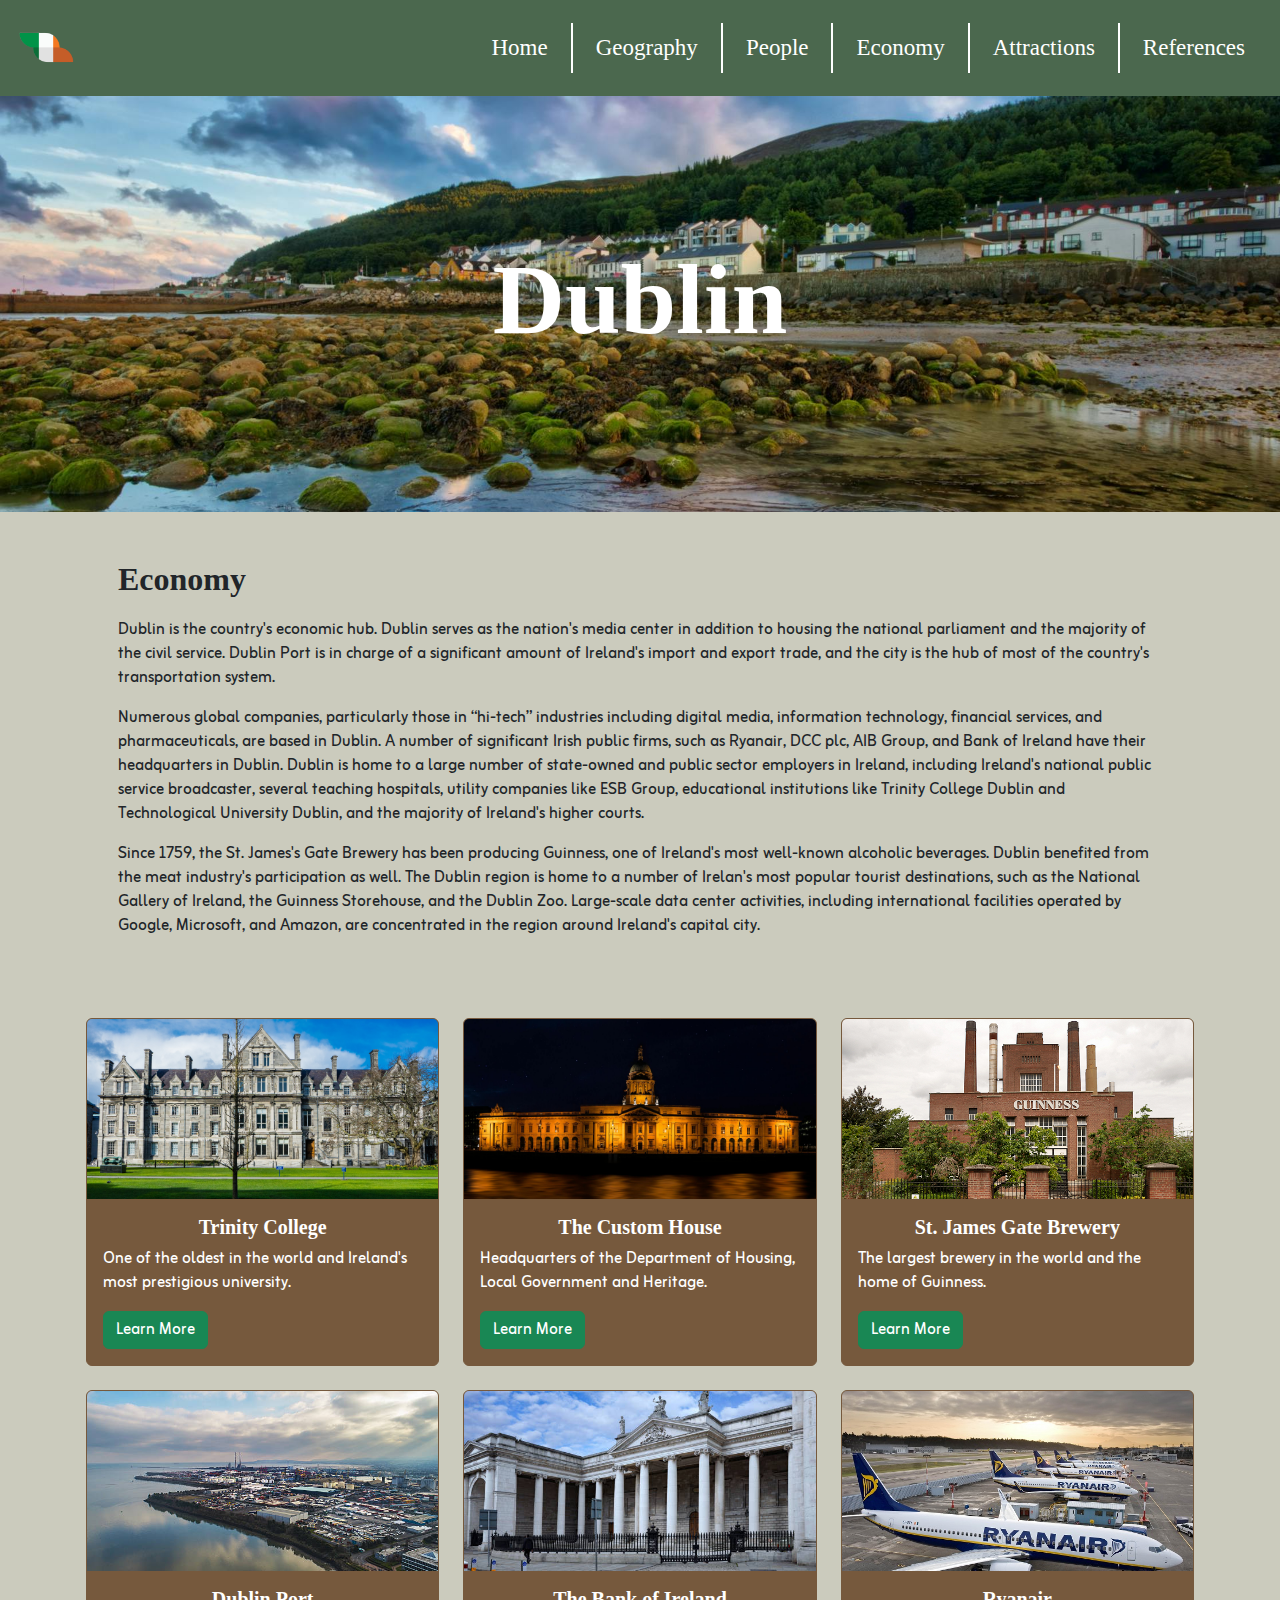
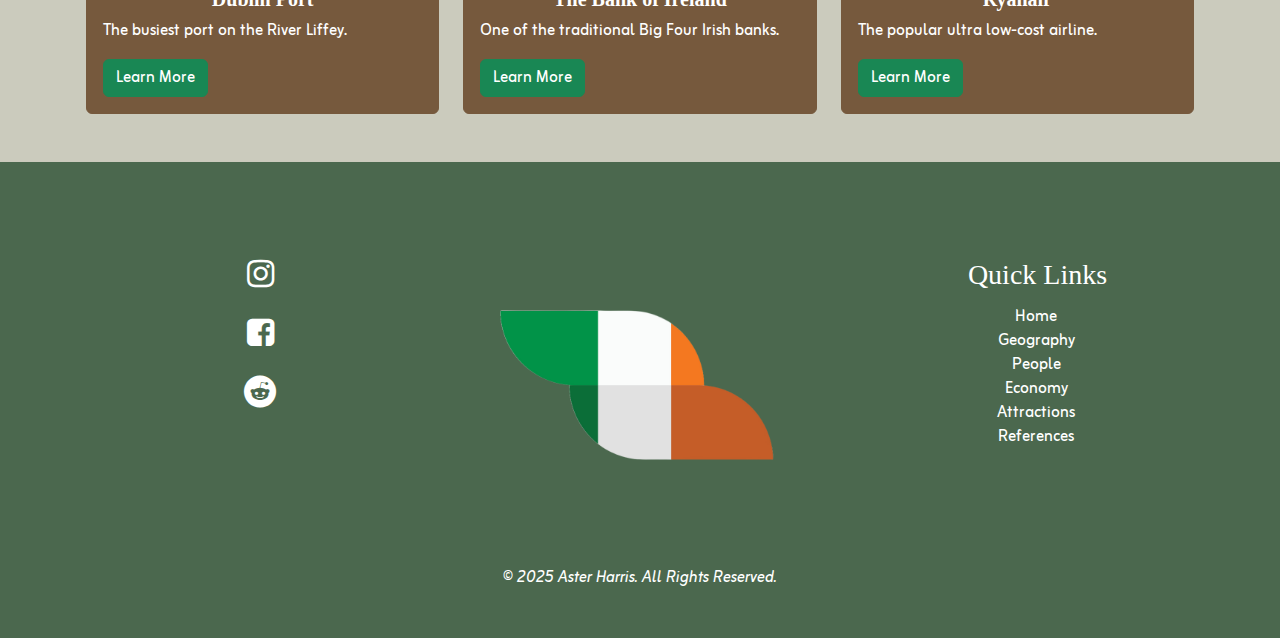
<file: Town_site/economy.html>
<!DOCTYPE html>
<html lang="en">

<head>
    <meta charset="UTF-8">
    <meta name="viewport" content="width=device-width, initial-scale=1.0">
    <title>Dublin Ireland</title>

    <!-- Latest compiled and minified CSS -->
    <link href="https://cdn.jsdelivr.net/npm/bootstrap@5.3.3/dist/css/bootstrap.min.css" rel="stylesheet" />

    <link rel="stylesheet" href="https://cdnjs.cloudflare.com/ajax/libs/font-awesome/4.7.0/css/font-awesome.min.css" />

    <!-- My custom CSS -->
    <link href="css/customStyle.css" rel="stylesheet" />

    <!-- Latest compiled JavaScript -->
    <script src="https://cdn.jsdelivr.net/npm/bootstrap@5.3.3/dist/js/bootstrap.bundle.min.js"></script>

    <link rel="icon" type="image/png" href="assets/Home/logo.png">

</head>

<body>

    <!----------------------Navbar---------------------->
    <nav class="navbar navbar-expand-lg sticky-top custom-navbar">

        <div class="container-fluid">

            <a class="navbar-brand" href="index.html">
                <img src="assets/Home/logo.png" alt="Logo" style="width: 70px;">
            </a>

            <button class="navbar-toggler" type="button" data-bs-toggle="collapse" data-bs-target="#collapsibleNavbar">
                <i class="fa fa-regular fa-ellipsis-h fa-2x" style="color: #ffffff;"></i>
            </button>

            <div class="collapse navbar-collapse justify-content-end" id="collapsibleNavbar">
                <ul class="navbar-nav">
                    <li class="nav-item">
                        <a class="nav-link" href="index.html">Home</a>
                    </li>

                    <li class="nav-item">
                        <a class="nav-link" href="geography.html">Geography</a>
                    </li>

                    <li class="nav-item">
                        <a class="nav-link" href="people.html">People</a>
                    </li>

                    <li class="nav-item">
                        <a class="nav-link" href="economy.html">Economy</a>
                    </li>

                    <li class="nav-item">
                        <a class="nav-link" href="attractions.html">Attractions</a>
                    </li>

                    <li class="nav-item">
                        <a class="nav-link" href="references.html">References</a>
                    </li>
                </ul>
            </div>

        </div>
    </nav>

    <!----------------------Header---------------------->
    <header class="eco-header text-white py-5">
        <!--container, row, col-->
        <div class="container text-center py-5">
            <div class="row py-5">
                <div class="col-sm-12">
                    <h1>Dublin</h1>
                </div>
                <!--end of column-->
            </div>
            <!--ends the row-->
        </div>
        <!--end of container-->
    </header>

    <!----------------------Section 1---------------------->
    <section>
        <div class="container p-5">
            <div class="row">
                <div class="col-sm-12 pb-1">
                    <h2>Economy</h2>
                </div>

                <div class="col-sm-12 pt-2">
                    <p>
                        Dublin is the country's economic hub. Dublin serves as the nation's media center in
                        addition to housing the national parliament and the majority of the civil service.
                        Dublin Port is in charge of a significant amount of Ireland's import and export trade,
                        and the city is the hub of most of the country's transportation system.
                    </p>

                    <p>
                        Numerous global companies, particularly those in “hi-tech” industries including
                        digital media, information technology, financial services, and pharmaceuticals, are
                        based in Dublin. A number of significant Irish public firms, such as Ryanair, DCC plc,
                        AIB Group, and Bank of Ireland have their headquarters in Dublin. Dublin is home to
                        a large number of state-owned and public sector employers in Ireland, including
                        Ireland's national public service broadcaster, several teaching hospitals, utility
                        companies like ESB Group, educational institutions like Trinity College Dublin and
                        Technological University Dublin, and the majority of Ireland's higher courts.
                    </p>

                    <p>
                        Since 1759, the St. James's Gate Brewery has been producing Guinness, one of
                        Ireland's most well-known alcoholic beverages. Dublin benefited from the meat
                        industry's participation as well. The Dublin region is home to a number of Irelan's
                        most popular tourist destinations, such as the National Gallery of Ireland, the
                        Guinness Storehouse, and the Dublin Zoo. Large-scale data center activities,
                        including international facilities operated by Google, Microsoft, and Amazon, are
                        concentrated in the region around Ireland's capital city.
                    </p>

                </div>


            </div>
        </div>
    </section>

    <!----------------------Cards---------------------->
    <section>
        <div class="container p-3 pb-5">
            
            <div class="row mb-4 g-4">
                <!--card 1-->
                <div class="col-sm-4">
                    <div class="card my-card h-100">
                        <img class="img-fluid card-img-top" src="assets/Economy/trinity.jpg" alt="Trinity College">
                        <div class="card-body">
                            <h5 class="card-title">Trinity College</h5>
                            
                            <p class="card-text">One of the oldest in the world and Ireland's most prestigious
                                university.</p>
                            <a href="https://en.wikipedia.org/wiki/Trinity_College_Dublin" target="_blank"
                                class="btn btn-success">Learn
                                More</a>
                        </div>
                    </div>
                </div>

                <!--card 2-->
                <div class="col-sm-4">
                    <div class="card my-card h-100">
                        <img class="img-fluid card-img-top" src="assets/Economy/common.jpg" alt="The Custom House">
                        <div class="card-body">
                            <h5 class="card-title">The Custom House</h5>
                            <p class="card-text">Headquarters of the Department of Housing, Local Government and
                                Heritage.</p>
                            <a href="https://en.wikipedia.org/wiki/The_Custom_House" target="_blank"
                                class="btn btn-success text-white">Learn
                                More</a>
                        </div>
                    </div>
                </div>

                <!--card 3-->
                <div class="col-sm-4">
                    <div class="card my-card h-100">
                        <img class="img-fluid card-img-top" src="assets/Economy/brewery.jpg"
                            alt="St. James Gate Brewery">
                        <div class="card-body">
                            <h5 class="card-title">St. James Gate Brewery</h5>
                            <p class="card-text">The largest brewery in the world and the home of Guinness.</p>
                            <a href="https://en.wikipedia.org/wiki/Guinness_Brewery" target="_blank"
                                class="btn btn-success">Learn
                                More</a>
                        </div>
                    </div>
                </div>

            </div>

            
            <div class="row g-4">

                <!--card 4-->
                <div class="col-sm-4">
                    <div class="card my-card h-100">
                        <img class="img-fluid card-img-top" src="assets/Economy/port.jpg" alt="Dublin Port">
                        <div class="card-body">
                            <h5 class="card-title">Dublin Port</h5>
                            <p class="card-text">The busiest port on the River Liffey.</p>
                            <a href="https://en.wikipedia.org/wiki/Dublin_Port" target="_blank"
                                class="btn btn-success">Learn More</a>
                        </div>
                    </div>
                </div>

                <!--card 5-->
                <div class="col-sm-4">
                    <div class="card my-card h-100">
                        <img class="img-fluid card-img-top" src="assets/Economy/bank.jpg" alt="The Bank of Ireland">
                        <div class="card-body">
                            <h5 class="card-title">The Bank of Ireland</h5>
                            <p class="card-text">One of the traditional Big Four Irish banks.</p>
                            <a href="https://en.wikipedia.org/wiki/Bank_of_Ireland" target="_blank"
                                class="btn btn-success">Learn More</a>
                        </div>
                    </div>
                </div>

                <!--card 6-->
                <div class="col-sm-4">
                    <div class="card my-card h-100">
                        <img class="img-fluid card-img-top" src="assets/Economy/ryanair.jpg" alt="Ryanair Airplane">
                        <div class="card-body">
                            <h5 class="card-title">Ryanair</h5>
                            <p class="card-text">The popular ultra low-cost airline.</p>
                            <a href="https://en.wikipedia.org/wiki/Ryanair" target="_blank" class="btn btn-success text-white">Learn
                                More</a>
                        </div>
                    </div>
                </div>

            </div>
        </div>
    </section>



    <!----------------------Footer---------------------->
    <footer class="text-white text-center py-5">
        <div class="container">
            <div class="row">
                <div class="col-sm-4 py-5">
                    <!--social icons-->
                    <li><i class="fa fa-instagram fa-2x"></i></li>
                    <br>
                    <li><i class="fa fa-facebook-square fa-2x mx-2"></i></li>
                    <br>
                    <li><i class="fa fa-brands fa-reddit fa-2x"></i></li>
                </div>

                <div class="col-sm-4">
                    <img class="img-fluid" src="assets/Home/logo.png" alt="Logo">
                </div>

                <div class="col-sm-4 py-5">
                    <h3>Quick Links</h3>
                    <ul>
                        <li>Home</li>
                        <li>Geography</li>
                        <li>People</li>
                        <li>Economy</li>
                        <li>Attractions</li>
                        <li>References</li>
                    </ul>
                </div>

                <div class="col-sm-12">
                    <i>© 2025 Aster Harris. All Rights Reserved. </i>
                </div>

            </div>
        </div>

    </footer>

</body>

</html>
</file>
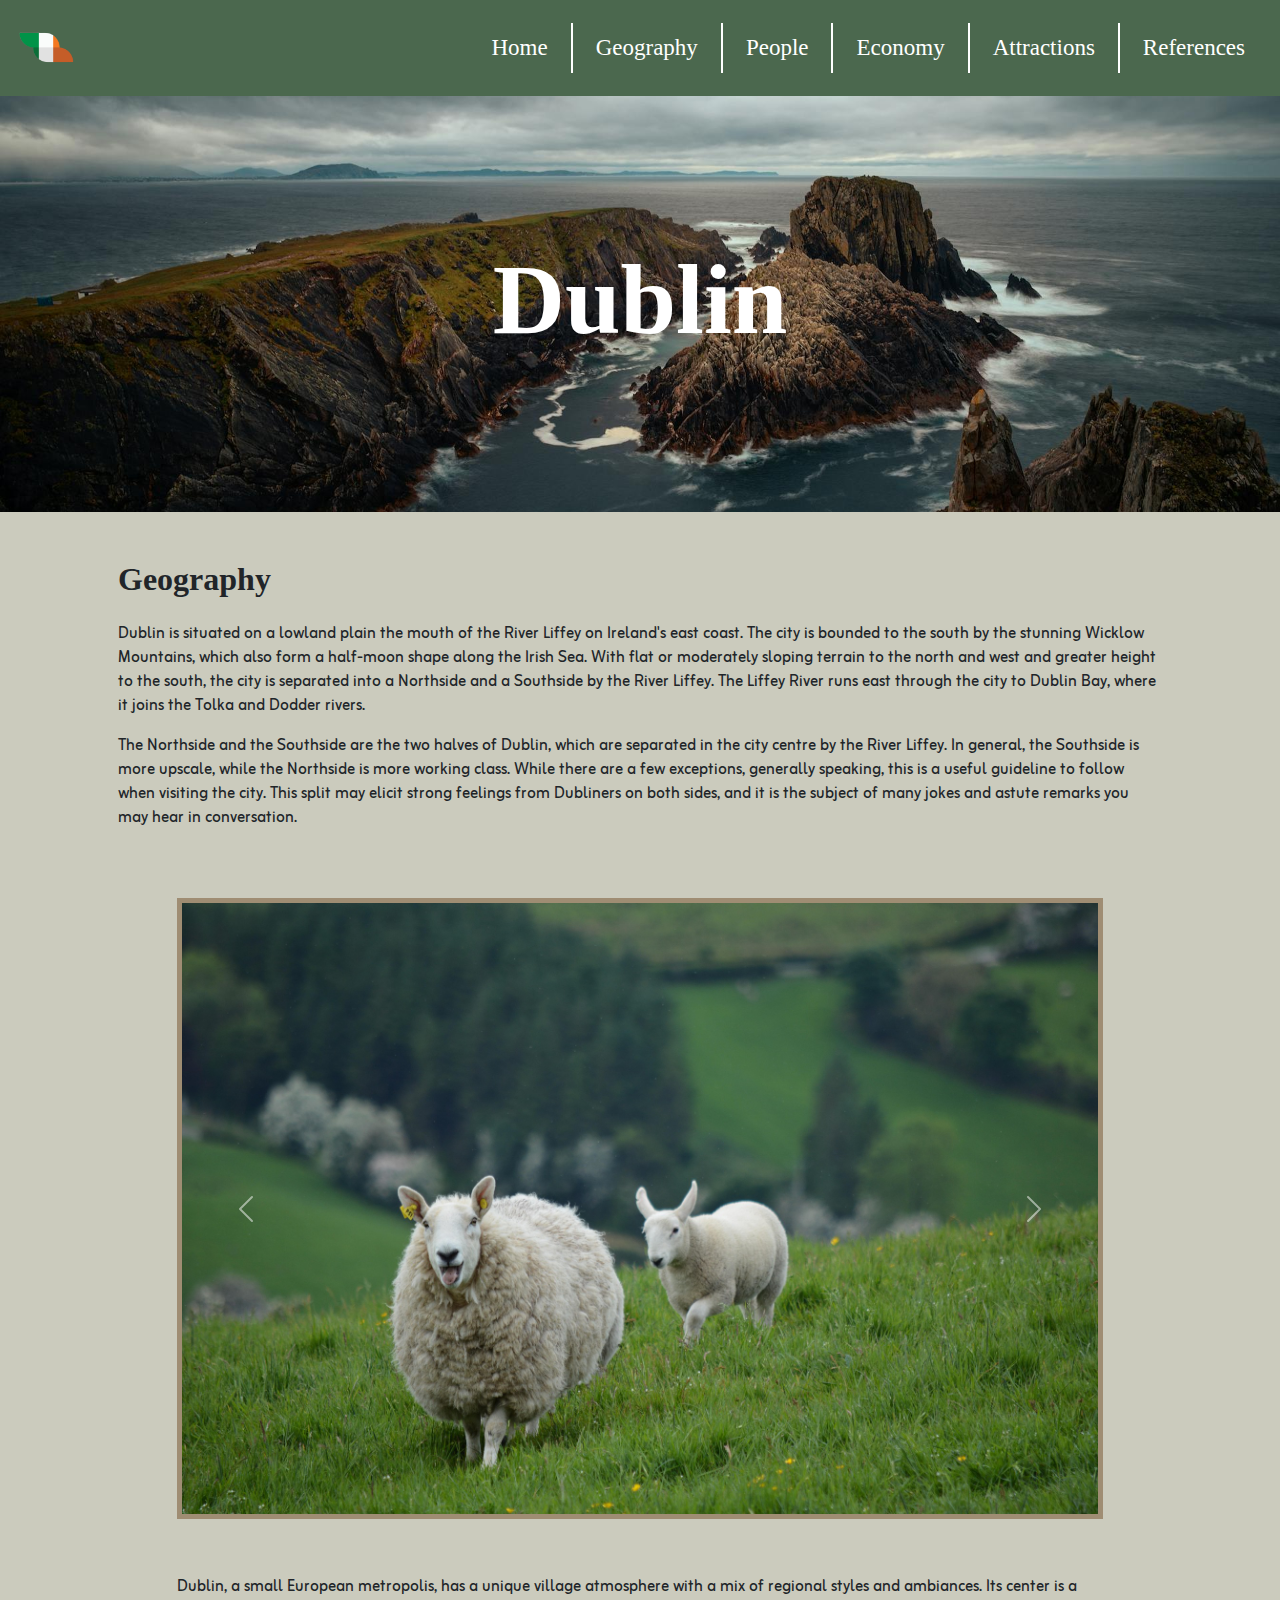
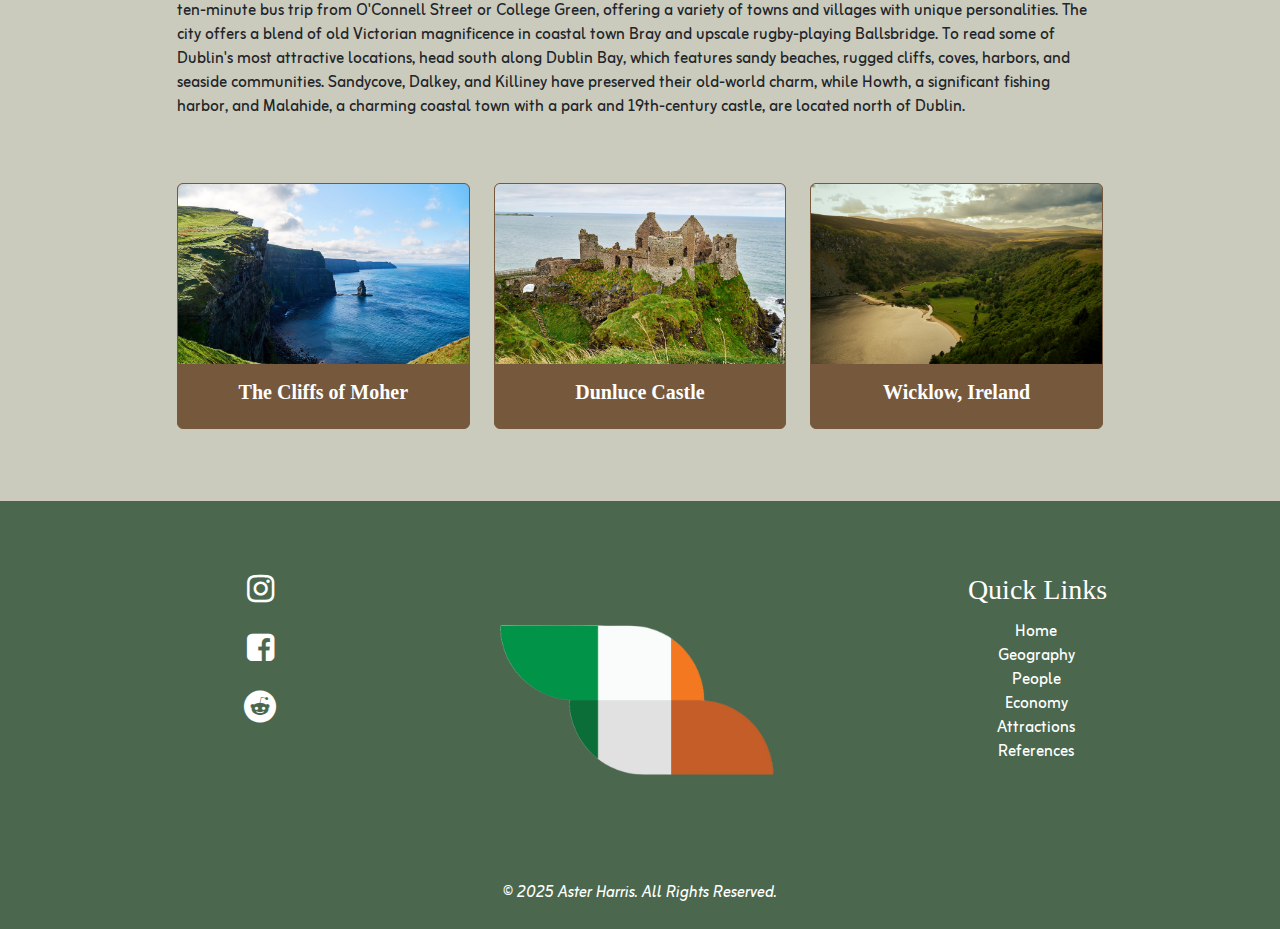
<file: Town_site/geography.html>
<!DOCTYPE html>
<html lang="en">

<head>
    <meta charset="UTF-8">
    <meta name="viewport" content="width=device-width, initial-scale=1.0">
    <title>Dublin Ireland</title>

    <!-- Latest compiled and minified CSS -->
    <link href="https://cdn.jsdelivr.net/npm/bootstrap@5.3.3/dist/css/bootstrap.min.css" rel="stylesheet" />

    <link rel="stylesheet" href="https://cdnjs.cloudflare.com/ajax/libs/font-awesome/4.7.0/css/font-awesome.min.css" />

    <!-- My custom CSS -->
    <link href="css/customStyle.css" rel="stylesheet" />

    <!-- Latest compiled JavaScript -->
    <script src="https://cdn.jsdelivr.net/npm/bootstrap@5.3.3/dist/js/bootstrap.bundle.min.js"></script>

    <link rel="icon" type="image/png" href="assets/Home/logo.png">

</head>

<body>

    <!----------------------Navbar---------------------->
    <nav class="navbar navbar-expand-lg sticky-top custom-navbar">

        <div class="container-fluid">

            <a class="navbar-brand" href="index.html">
                <img src="assets/Home/logo.png" alt="Logo" style="width: 70px;">
            </a>

            <button class="navbar-toggler" type="button" data-bs-toggle="collapse" data-bs-target="#collapsibleNavbar">
                <i class="fa fa-regular fa-ellipsis-h fa-2x" style="color: #ffffff;"></i>
            </button>

            <div class="collapse navbar-collapse justify-content-end" id="collapsibleNavbar">
                <ul class="navbar-nav">
                    <li class="nav-item">
                        <a class="nav-link" href="index.html">Home</a>
                    </li>

                    <li class="nav-item">
                        <a class="nav-link" href="geography.html">Geography</a>
                    </li>

                    <li class="nav-item">
                        <a class="nav-link" href="people.html">People</a>
                    </li>

                    <li class="nav-item">
                        <a class="nav-link" href="economy.html">Economy</a>
                    </li>

                    <li class="nav-item">
                        <a class="nav-link" href="attractions.html">Attractions</a>
                    </li>

                    <li class="nav-item">
                        <a class="nav-link" href="references.html">References</a>
                    </li>
                </ul>
            </div>

        </div>
    </nav>

    <!----------------------Header---------------------->
    <header class="text-white py-5 geo-header">
        <!--container, row, col-->
        <div class="container text-center py-5">
            <div class="row py-5">
                <div class="col-sm-12">
                    <h1>Dublin</h1>
                </div>
                <!--end of column-->
            </div>
            <!--ends the row-->
        </div>
        <!--end of container-->
    </header>

    <!----------------------Section 1---------------------->
    <section>
        <div class="container p-5">
            <div class="row">
                <div class="col-sm-12 pb-2">
                    <h2>Geography</h2>
                </div>

                <div class="col-sm-12 pt-2">
                    <p>Dublin is situated on a lowland plain the mouth of the River Liffey on Ireland's east
                        coast. The city is bounded to the south by the stunning Wicklow Mountains, which
                        also form a half-moon shape along the Irish Sea. With flat or moderately sloping
                        terrain to the north and west and greater height to the south, the city is separated
                        into a Northside and a Southside by the River Liffey. The Liffey River runs east
                        through the city to Dublin Bay, where it joins the Tolka and Dodder rivers.
                    </p>

                    <p>The Northside and the Southside are the two halves of Dublin, which are separated
                        in the city centre by the River Liffey. In general, the Southside is more upscale, while
                        the Northside is more working class. While there are a few exceptions, generally
                        speaking, this is a useful guideline to follow when visiting the city. This split may
                        elicit strong feelings from Dubliners on both sides, and it is the subject of many jokes
                        and astute remarks you may hear in conversation.
                    </p>
                </div>



            </div>
        </div>
    </section>

    <!----------------------Carousel---------------------->
    <section>
        <div class="container pt-1 pb-5">
            <div class="row justify-content-center">
                <div class="col-sm-10">
                    <div id="demo" class="carousel slide" data-bs-ride="carousel">

                        <div class="carousel-inner">
                            <div class="carousel-item active" data-bs-interval="6000">
                                <img class="img-fluid border border-5" style="border-color: #9f8d73 !important;"
                                    src="assets/Geography/slide1.jpg" alt="two sheep">
                            </div>

                            <div class="carousel-item" data-bs-interval="6000">
                                <img class="img-fluid border border-5" style="border-color: #9f8d73 !important;"
                                    src="assets/Geography/slide2.jpg" alt="forest road">
                            </div>

                            <div class="carousel-item" data-bs-interval="6000">
                                <img class="img-fluid border border-5" style="border-color: #9f8d73 !important;"
                                    src="assets/Geography/slide3.jpg" alt="seaside road">
                            </div>

                            <div class="carousel-item" data-bs-interval="6000">
                                <img class="img-fluid border border-5" style="border-color: #9f8d73 !important;"
                                    src="assets/Geography/slide4.jpg" alt="a white horse">
                            </div>

                            <div class="carousel-item" data-bs-interval="6000">
                                <img class="img-fluid border border-5" style="border-color: #9f8d73 !important;"
                                    src="assets/Geography/slide5.jpg" alt="cliffside house">
                            </div>

                            <div class="carousel-item" data-bs-interval="6000">
                                <img class="img-fluid border border-5" style="border-color: #9f8d73 !important;"
                                    src="assets/Geography/slide6.jpg" alt="lighthouse on a hill">
                            </div>
                        </div>

                        <button class="carousel-control-prev" type="button" data-bs-target="#demo" data-bs-slide="prev">
                            <span class="carousel-control-prev-icon"></span>
                        </button>
                        <button class="carousel-control-next" type="button" data-bs-target="#demo" data-bs-slide="next">
                            <span class="carousel-control-next-icon"></span>
                        </button>

                    </div>
                </div>
            </div>
        </div>

    </section>

    <!----------------------Section 2---------------------->
    <section>
        <div class="container pb-5 pt-2">
            <div class="row justify-content-center">
                <div class="col-sm-10">

                    <p>Dublin, a small European metropolis, has a unique village atmosphere with a mix of
                        regional styles and ambiances. Its center is a ten-minute bus trip from O'Connell
                        Street or College Green, offering a variety of towns and villages with unique
                        personalities. The city offers a blend of old Victorian magnificence in coastal town
                        Bray and upscale rugby-playing Ballsbridge. To read some of Dublin's most attractive
                        locations, head south along Dublin Bay, which features sandy beaches, rugged cliffs,
                        coves, harbors, and seaside communities. Sandycove, Dalkey, and Killiney have
                        preserved their old-world charm, while Howth, a significant fishing harbor, and
                        Malahide, a charming coastal town with a park and 19th-century castle, are located
                        north of Dublin.
                    </p>

                    <div class="row">
                        <!-- Card 1 -->
                        <div class="col-sm-4 pt-5 pb-4">
                            <div class="card my-card">
                                <a href="#" data-bs-toggle="modal" data-bs-target="#imageModal1">
                                    <img class="img-fluid card-img-top" src="assets/Geography/card1.jpg"
                                        alt="cliffs of Moher">
                                </a>
                                <div class="card-body">
                                    <h5 class="card-title">The Cliffs of Moher</h5>
                                </div>
                            </div>
                        </div>

                        <!-- Card 2 -->
                        <div class="col-sm-4 pt-5 pb-4">
                            <div class="card my-card">
                                <a href="#" data-bs-toggle="modal" data-bs-target="#imageModal2">
                                    <img class="img-fluid card-img-top" src="assets/Geography/card2.jpg"
                                        alt="Dunluce Castle">
                                </a>
                                <div class="card-body">
                                    <h5 class="card-title">Dunluce Castle</h5>
                                </div>
                            </div>
                        </div>

                        <!-- Card 3 -->
                        <div class="col-sm-4 pt-5 pb-4">
                            <div class="card my-card">
                                <a href="#" data-bs-toggle="modal" data-bs-target="#imageModal3">
                                    <img class="img-fluid card-img-top" src="assets/Geography/card3.jpg"
                                        alt="Wicklow County">
                                </a>
                                <div class="card-body">
                                    <h5 class="card-title">Wicklow, Ireland</h5>
                                </div>
                            </div>
                        </div>
                    </div>

                </div>
            </div>
        </div>

    </section>



    <!----------------------Footer---------------------->
    <footer class="text-white text-center py-4">
        <div class="container">
            <div class="row">
                <div class="col-sm-4 py-5">
                    <!--social icons-->
                    <li><i class="fa fa-instagram fa-2x"></i></li>
                    <br>
                    <li><i class="fa fa-facebook-square fa-2x mx-2"></i></li>
                    <br>
                    <li><i class="fa fa-brands fa-reddit fa-2x"></i></li>
                </div>

                <div class="col-sm-4">
                    <img class="img-fluid" src="assets/Home/logo.png" alt="Logo">
                </div>

                <div class="col-sm-4 py-5">
                    <h3>Quick Links</h3>
                    <ul>
                        <li>Home</li>
                        <li>Geography</li>
                        <li>People</li>
                        <li>Economy</li>
                        <li>Attractions</li>
                        <li>References</li>
                    </ul>
                </div>

                <div class="col-sm-12">
                    <i>© 2025 Aster Harris. All Rights Reserved. </i>
                </div>

            </div>
        </div>

    </footer>


    <!--Modals-->

    <!-- Modal 1 -->
    <div class="modal fade" id="imageModal1" tabindex="-1" aria-labelledby="imageModal1Label" aria-hidden="true">
        <div class="modal-dialog modal-xl modal-dialog-centered">
            <div class="modal-content bg-transparent border-0">
                <div class="modal-header text-white border-0">
                    <h5 class="modal-title" id="imageModal1Label">The Cliffs of Moher</h5>
                    <button type="button" class="btn-close btn-close-white" data-bs-dismiss="modal"
                        aria-label="Close"></button>
                </div>
                <div class="modal-body p-0">
                    <img src="assets/Geography/card1.jpg" class="img-fluid" alt="cliffs of Moher">
                </div>
            </div>
        </div>
    </div>

    <!-- Modal 2 -->
    <div class="modal fade" id="imageModal2" tabindex="-1" aria-labelledby="imageModal2Label" aria-hidden="true">
        <div class="modal-dialog modal-xl modal-dialog-centered">
            <div class="modal-content bg-transparent border-0">
                <div class="modal-header text-white border-0">
                    <h5 class="modal-title" id="imageModal2Label">Dunluce Castle</h5>
                    <button type="button" class="btn-close btn-close-white" data-bs-dismiss="modal"
                        aria-label="Close"></button>
                </div>
                <div class="modal-body p-0">
                    <img src="assets/Geography/card2.jpg" class="img-fluid" alt="Dunlunce Castle">
                </div>
            </div>
        </div>
    </div>

    <!-- Modal 3 -->
    <div class="modal fade" id="imageModal3" tabindex="-1" aria-labelledby="imageModal3Label" aria-hidden="true">
        <div class="modal-dialog modal-xl modal-dialog-centered">
            <div class="modal-content bg-transparent border-0">
                <div class="modal-header text-white border-0">
                    <h5 class="modal-title" id="imageModal3Label">Wicklow, Ireland</h5>
                    <button type="button" class="btn-close btn-close-white" data-bs-dismiss="modal"
                        aria-label="Close"></button>
                </div>
                <div class="modal-body p-0">
                    <img src="assets/Geography/card3.jpg" class="img-fluid" alt="Wicklow County">
                </div>
            </div>
        </div>
    </div>




</body>

</html>
</file>
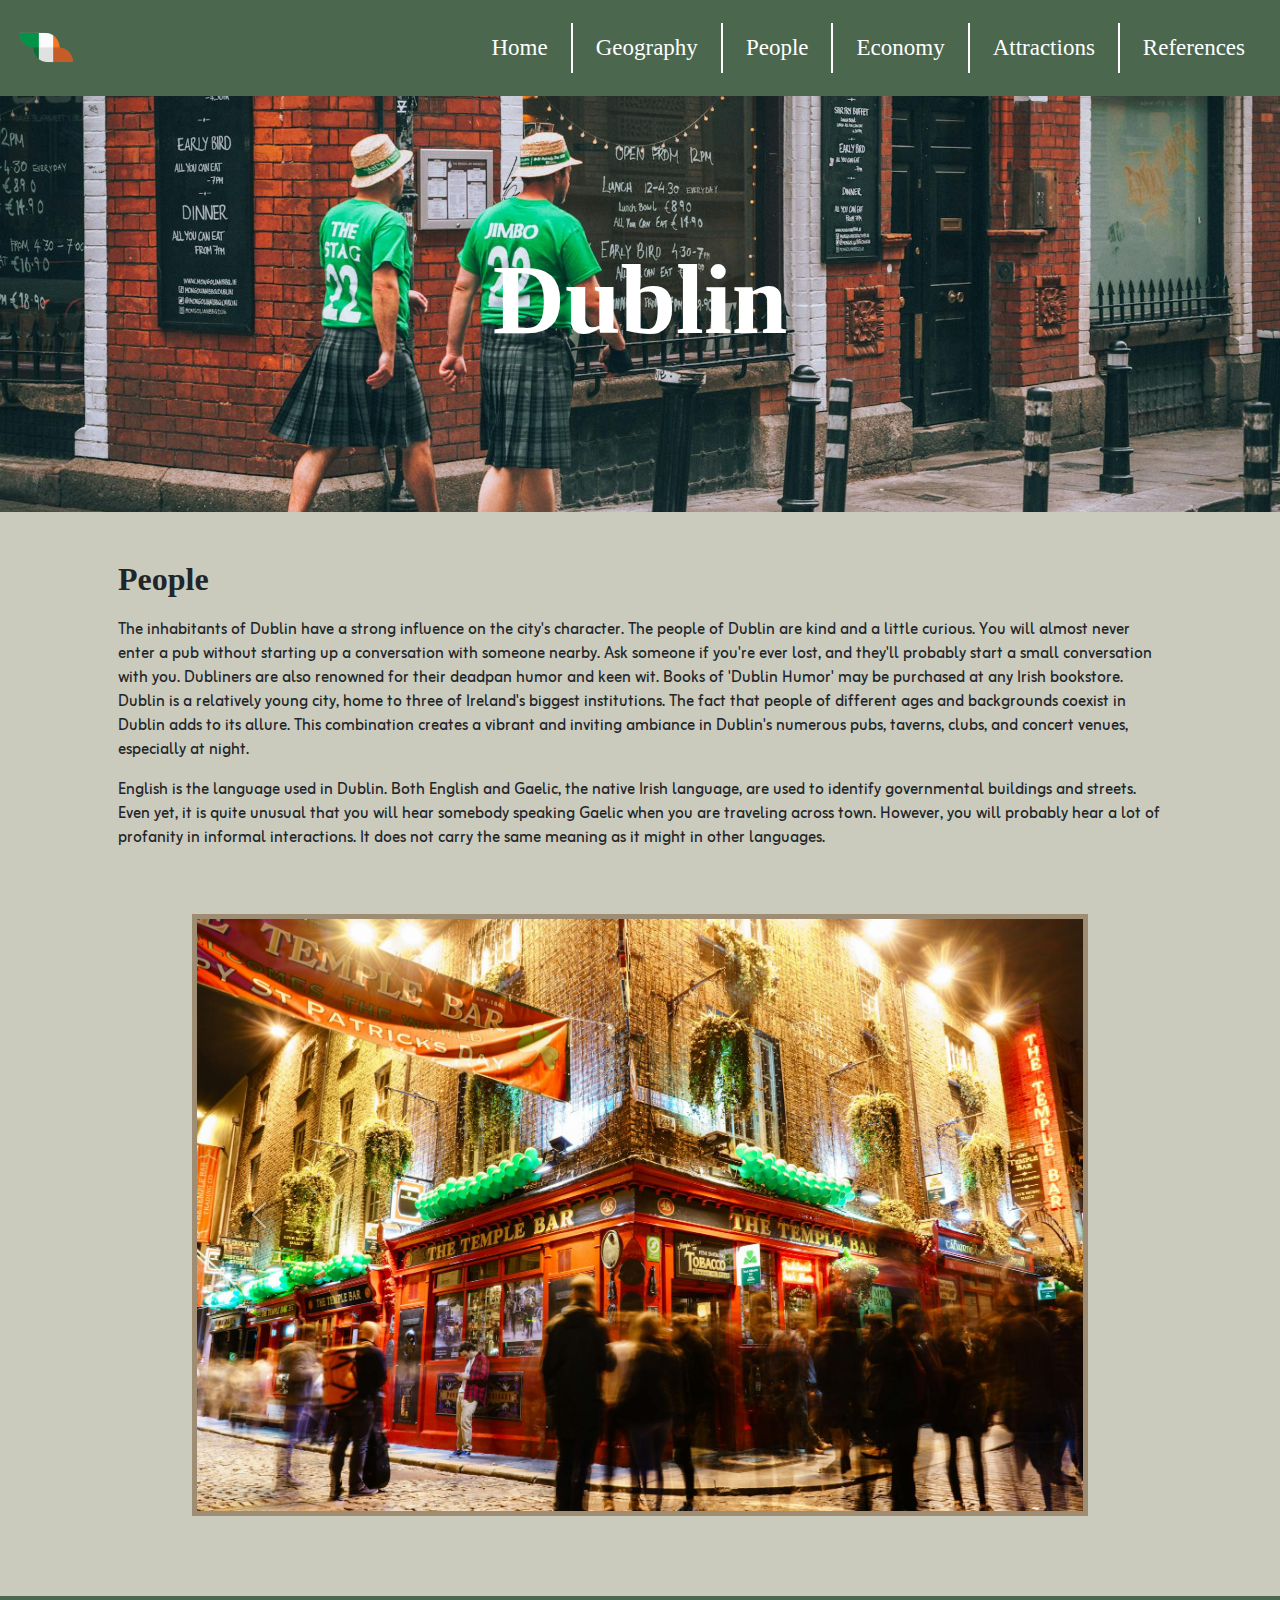
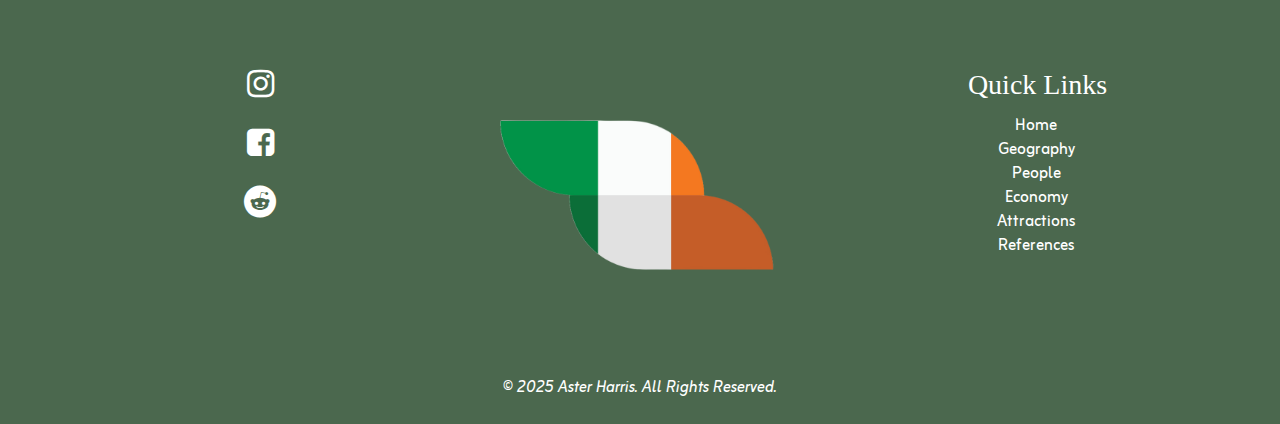
<file: Town_site/people.html>
<!DOCTYPE html>
<html lang="en">

<head>
    <meta charset="UTF-8">
    <meta name="viewport" content="width=device-width, initial-scale=1.0">
    <title>Dublin Ireland</title>

    <!-- Latest compiled and minified CSS -->
    <link href="https://cdn.jsdelivr.net/npm/bootstrap@5.3.3/dist/css/bootstrap.min.css" rel="stylesheet" />

    <link rel="stylesheet" href="https://cdnjs.cloudflare.com/ajax/libs/font-awesome/4.7.0/css/font-awesome.min.css" />

    <!-- My custom CSS -->
    <link href="css/customStyle.css" rel="stylesheet" />

    <!-- Latest compiled JavaScript -->
    <script src="https://cdn.jsdelivr.net/npm/bootstrap@5.3.3/dist/js/bootstrap.bundle.min.js"></script>

    <link rel="icon" type="image/png" href="assets/Home/logo.png">

</head>

<body>

    <!----------------------Navbar---------------------->
    <nav class="navbar navbar-expand-lg sticky-top custom-navbar">

        <div class="container-fluid">

            <a class="navbar-brand" href="index.html">
                <img src="assets/Home/logo.png" alt="Logo" style="width: 70px;">
            </a>

            <button class="navbar-toggler" type="button" data-bs-toggle="collapse" data-bs-target="#collapsibleNavbar">
                <i class="fa fa-regular fa-ellipsis-h fa-2x" style="color: #ffffff;"></i>
            </button>

            <div class="collapse navbar-collapse justify-content-end" id="collapsibleNavbar">
                <ul class="navbar-nav">
                    <li class="nav-item">
                        <a class="nav-link" href="index.html">Home</a>
                    </li>

                    <li class="nav-item">
                        <a class="nav-link" href="geography.html">Geography</a>
                    </li>

                    <li class="nav-item">
                        <a class="nav-link" href="people.html">People</a>
                    </li>

                    <li class="nav-item">
                        <a class="nav-link" href="economy.html">Economy</a>
                    </li>

                    <li class="nav-item">
                        <a class="nav-link" href="attractions.html">Attractions</a>
                    </li>

                    <li class="nav-item">
                        <a class="nav-link" href="references.html">References</a>
                    </li>
                </ul>
            </div>

        </div>
    </nav>

    <!----------------------Header---------------------->
    <header class="text-white py-5 ppl-header">
        <!--container, row, col-->
        <div class="container text-center py-5">
            <div class="row py-5">
                <div class="col-sm-12">
                    <h1>Dublin</h1>
                </div>
                <!--end of column-->
            </div>
            <!--ends the row-->
        </div>
        <!--end of container-->
    </header>

    <!----------------------Section 1---------------------->
    <section>
        <div class="container p-5">
            <div class="row">
                <div class="col-sm-12 pb-1">
                    <h2>People</h2>
                </div>

                <div class="col-sm-12 pt-2">
                    <p>The inhabitants of Dublin have a strong influence on the city's character. The people
                        of Dublin are kind and a little curious. You will almost never enter a pub without
                        starting up a conversation with someone nearby. Ask someone if you're ever lost,
                        and they'll probably start a small conversation with you. Dubliners are also
                        renowned for their deadpan humor and keen wit. Books of 'Dublin Humor' may be
                        purchased at any Irish bookstore. Dublin is a relatively young city, home to three of
                        Ireland's biggest institutions. The fact that people of different ages and backgrounds
                        coexist in Dublin adds to its allure. This combination creates a vibrant and inviting
                        ambiance in Dublin's numerous pubs, taverns, clubs, and concert venues, especially
                        at night.</p>

                    <p>English is the language used in Dublin. Both English and Gaelic, the native Irish
                        language, are used to identify governmental buildings and streets. Even yet, it is
                        quite unusual that you will hear somebody speaking Gaelic when you are traveling
                        across town. However, you will probably hear a lot of profanity in informal
                        interactions. It does not carry the same meaning as it might in other languages.
                    </p>
                </div>



            </div>
        </div>
    </section>

    <!----------------------Carousel---------------------->
    <section>
        <div class="container p-8">
            <div class="row justify-content-center">
                <div class="col-sm-10">
                    <div id="demo" class="carousel slide" data-bs-ride="carousel">

                        <div class="carousel-inner">
                            <div class="carousel-item active" data-bs-interval="6000">
                                <img class="img-fluid border border-5" style="border-color: #9f8d73 !important;"
                                    src="assets/People/slide1.jpg" alt="">
                            </div>

                            <div class="carousel-item" data-bs-interval="6000">
                                <img class="img-fluid border border-5" style="border-color: #9f8d73 !important;"
                                    src="assets/People/slide2.jpg" alt="">
                            </div>

                            <div class="carousel-item" data-bs-interval="6000">
                                <img class="img-fluid border border-5" style="border-color: #9f8d73 !important;"
                                    src="assets/People/slide3.jpg" alt="">
                            </div>

                            <div class="carousel-item" data-bs-interval="6000">
                                <img class="img-fluid border border-5" style="border-color: #9f8d73 !important;"
                                    src="assets/People/slide4.jpg" alt="">
                            </div>

                            <div class="carousel-item" data-bs-interval="6000">
                                <img class="img-fluid border border-5" style="border-color: #9f8d73 !important;"
                                    src="assets/People/slide5.jpg" alt="">
                            </div>

                            <div class="carousel-item" data-bs-interval="6000">
                                <img class="img-fluid border border-5" style="border-color: #9f8d73 !important;"
                                    src="assets/People/slide6.jpg" alt="">
                            </div>

                            <div class="carousel-item" data-bs-interval="6000">
                                <img class="img-fluid border border-5" style="border-color: #9f8d73 !important;"
                                    src="assets/People/slide7.jpg" alt="">
                            </div>

                            <div class="carousel-item" data-bs-interval="6000">
                                <img class="img-fluid border border-5" style="border-color: #9f8d73 !important;"
                                    src="assets/People/slide8.jpg" alt="">
                            </div>

                            <div class="carousel-item" data-bs-interval="6000">
                                <img class="img-fluid border border-5" style="border-color: #9f8d73 !important;"
                                    src="assets/People/slide9.jpg" alt="">
                            </div>

                            <div class="carousel-item" data-bs-interval="6000">
                                <img class="img-fluid border border-5" style="border-color: #9f8d73 !important;"
                                    src="assets/People/slide10.jpg" alt="">
                            </div>

                            <div class="carousel-item" data-bs-interval="6000">
                                <img class="img-fluid border border-5" style="border-color: #9f8d73 !important;"
                                    src="assets/People/slide11.jpg" alt="">
                            </div>

                            <div class="carousel-item" data-bs-interval="6000">
                                <img class="img-fluid border border-5" style="border-color: #9f8d73 !important;"
                                    src="assets/People/slide12.jpg" alt="">
                            </div>
                        </div>

                        <button class="carousel-control-prev" type="button" data-bs-target="#demo" data-bs-slide="prev">
                            <span class="carousel-control-prev-icon"></span>
                        </button>
                        <button class="carousel-control-next" type="button" data-bs-target="#demo" data-bs-slide="next">
                            <span class="carousel-control-next-icon"></span>
                        </button>

                    </div>
                </div>
            </div>
        </div>

    </section>

    <!----------------------Footer---------------------->
    <footer class="text-white text-center py-4">
        <div class="container">
            <div class="row">
                <div class="col-sm-4 py-5">
                    <!--social icons-->
                    <li><i class="fa fa-instagram fa-2x"></i></li>
                    <br>
                    <li><i class="fa fa-facebook-square fa-2x mx-2"></i></li>
                    <br>
                    <li><i class="fa fa-brands fa-reddit fa-2x"></i></li>
                </div>

                <div class="col-sm-4">
                    <img class="img-fluid" src="assets/Home/logo.png" alt="Logo">
                </div>

                <div class="col-sm-4 py-5">
                    <h3>Quick Links</h3>
                    <ul>
                        <li>Home</li>
                        <li>Geography</li>
                        <li>People</li>
                        <li>Economy</li>
                        <li>Attractions</li>
                        <li>References</li>
                    </ul>
                </div>

                <div class="col-sm-12">
                    <i>© 2025 Aster Harris. All Rights Reserved. </i>
                </div>

            </div>
        </div>

    </footer>

</body>

</html>
</file>
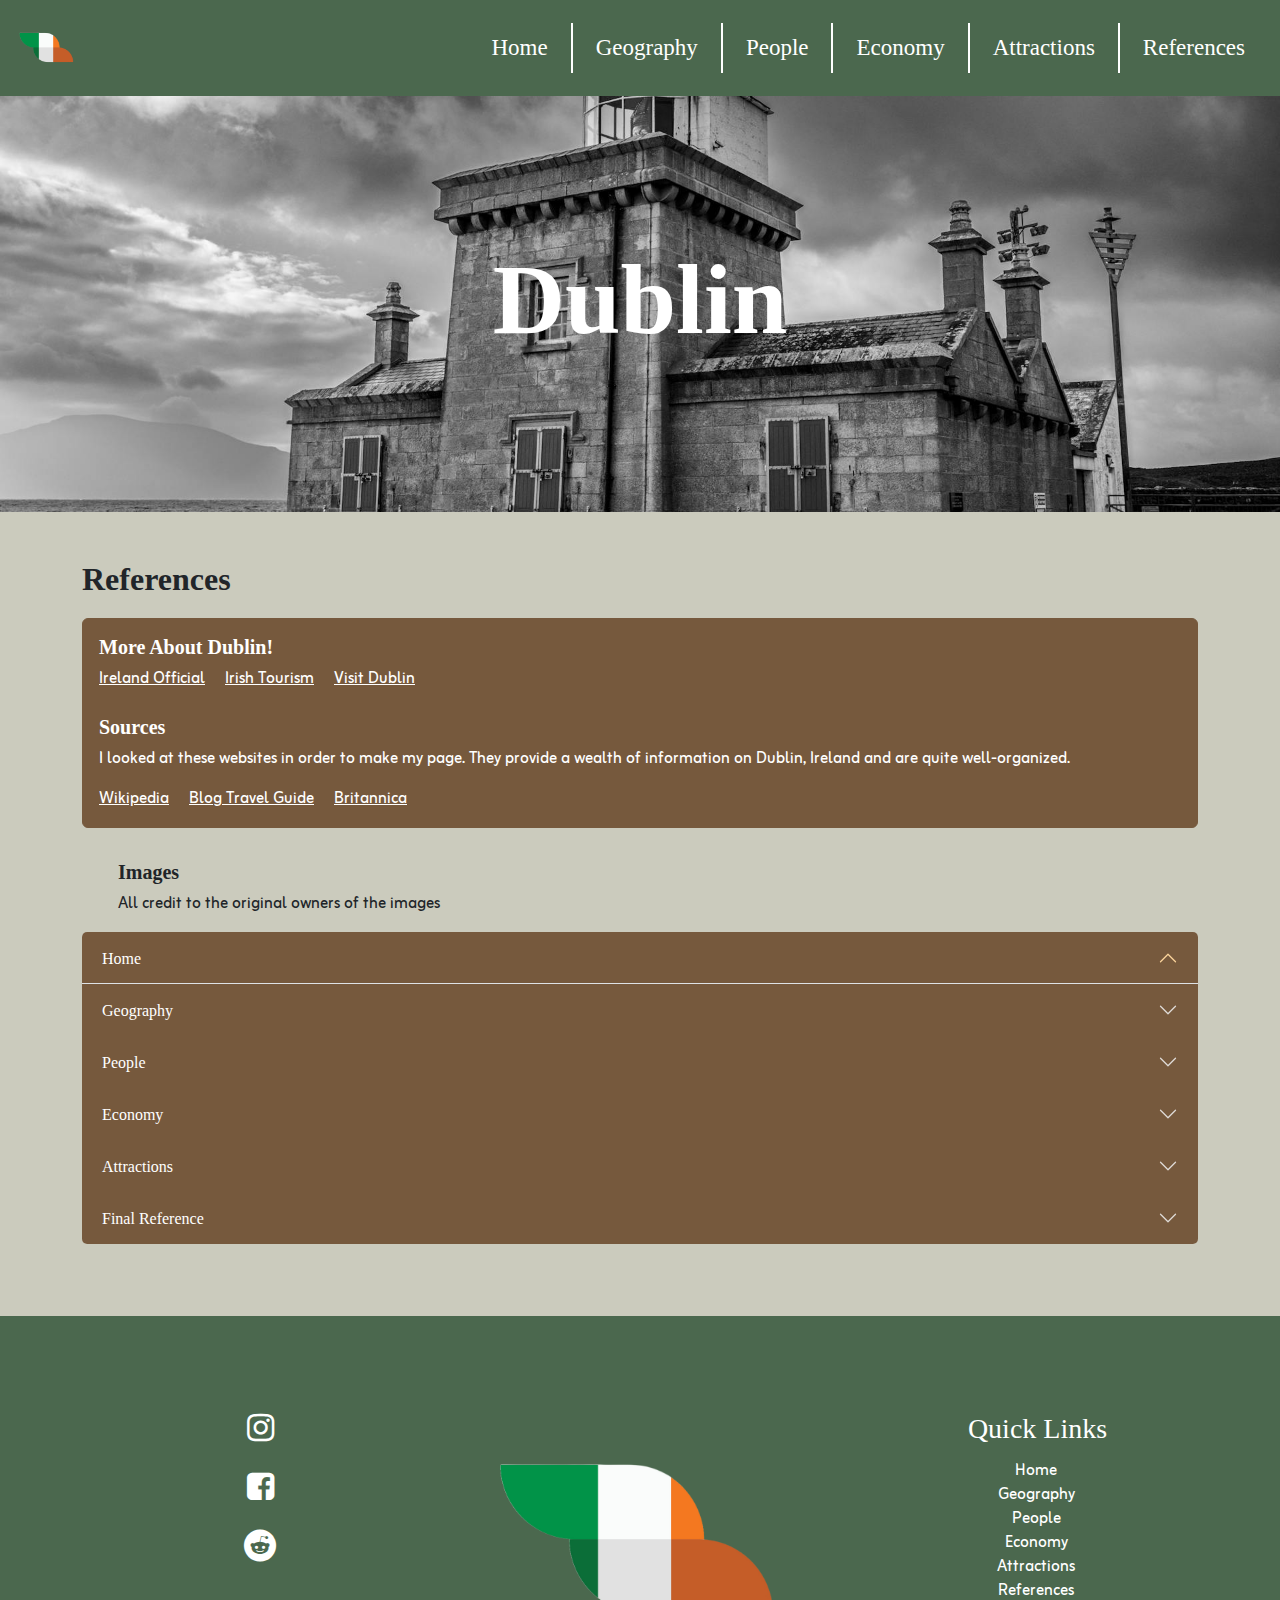
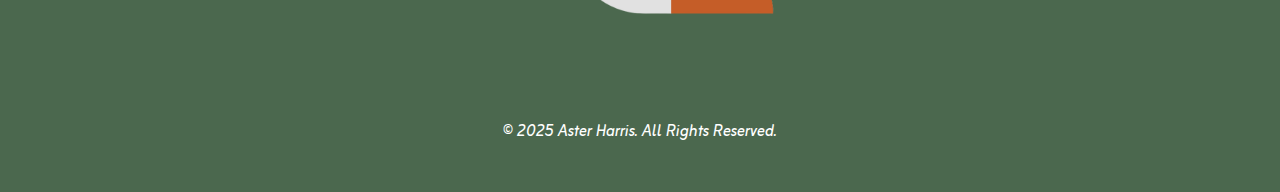
<file: Town_site/references.html>
<!DOCTYPE html>
<html lang="en">

<head>
    <meta charset="UTF-8">
    <meta name="viewport" content="width=device-width, initial-scale=1.0">
    <title>Dublin Ireland</title>

    <!-- Latest compiled and minified CSS -->
    <link href="https://cdn.jsdelivr.net/npm/bootstrap@5.3.3/dist/css/bootstrap.min.css" rel="stylesheet" />

    <link rel="stylesheet" href="https://cdnjs.cloudflare.com/ajax/libs/font-awesome/4.7.0/css/font-awesome.min.css" />

    <!-- My custom CSS -->
    <link href="css/customStyle.css" rel="stylesheet" />

    <!-- Latest compiled JavaScript -->
    <script src="https://cdn.jsdelivr.net/npm/bootstrap@5.3.3/dist/js/bootstrap.bundle.min.js"></script>

    <link rel="icon" type="image/png" href="assets/Home/logo.png">

</head>

<body>

    <!----------------------Navbar---------------------->
    <nav class="navbar navbar-expand-lg sticky-top custom-navbar">

        <div class="container-fluid">

            <a class="navbar-brand" href="index.html">
                <img src="assets/Home/logo.png" alt="Logo" style="width: 70px;">
            </a>

            <button class="navbar-toggler" type="button" data-bs-toggle="collapse" data-bs-target="#collapsibleNavbar">
                <i class="fa fa-regular fa-ellipsis-h fa-2x" style="color: #ffffff;"></i>
            </button>

            <div class="collapse navbar-collapse justify-content-end" id="collapsibleNavbar">
                <ul class="navbar-nav">
                    <li class="nav-item">
                        <a class="nav-link" href="index.html">Home</a>
                    </li>

                    <li class="nav-item">
                        <a class="nav-link" href="geography.html">Geography</a>
                    </li>

                    <li class="nav-item">
                        <a class="nav-link" href="people.html">People</a>
                    </li>

                    <li class="nav-item">
                        <a class="nav-link" href="economy.html">Economy</a>
                    </li>

                    <li class="nav-item">
                        <a class="nav-link" href="attractions.html">Attractions</a>
                    </li>

                    <li class="nav-item">
                        <a class="nav-link" href="references.html">References</a>
                    </li>
                </ul>
            </div>

        </div>
    </nav>

    <!----------------------Header---------------------->
    <header class="ref-header text-white py-5">
        <!--container, row, col-->
        <div class="container text-center py-5">
            <div class="row py-5">
                <div class="col-sm-12">
                    <h1>Dublin</h1>
                </div>
                <!--end of column-->
            </div>
            <!--ends the row-->
        </div>
        <!--end of container-->
    </header>

    <!----------------------Section 1---------------------->
    <section>
        <div class="container pt-5 pb-2">
            <div class="row">
                <div class="col-sm-12 pb-1">
                    <h2>References</h2>
                </div>

                <div class="col-sm-12 pt-2">
                    <div class="card my-card2">
                        <div class="card-body">
                            <h5 class="card-title">More About Dublin!</h5>
                            <a href="https://www.ireland.com/en-ca/" target="_blank" class="card-link">Ireland
                                Official</a>
                            <a href="https://www.irishtourism.com/dublin" target="_blank" class="card-link">Irish
                                Tourism</a>
                            <a href="https://www.visitdublin.com/" target="_blank" class="card-link">Visit Dublin</a>
                            <br>
                            <br>
                            <h5 class="card-title">Sources</h5>
                            <p class="card-text">I looked at these websites in order to make my page. They provide a
                                wealth of information on Dublin, Ireland and are quite well-organized.
                            </p>
                            <a href="https://en.wikipedia.org/wiki/Dublin" target="_blank"
                                class="card-link">Wikipedia</a>
                            <a href="https://www.theblondeabroad.com/ultimate-dublin-travel-guide/" target="_blank"
                                class="card-link">Blog Travel Guide</a>
                            <a href="https://www.britannica.com/place/Dublin" target="_blank"
                                class="card-link">Britannica</a>
                        </div>
                    </div>
                </div>
            </div>
        </div>
    </section>

    <!-----------------------Section 2---------------------->
    <section>

        <div class="container my-4 pb-5">
            <div class="row">
                <div class="col-sm-12 ps-5">
                    <h5>Images</h5>
                    <p>All credit to the original owners of the images</p>
                </div>
            </div>

            <div class="accordion" id="referenceAccordion">

                <!-- HOME -->
                <div class="accordion-item">
                    <h2 class="accordion-header" id="headingHome">
                        <button class="accordion-button" type="button" data-bs-toggle="collapse"
                            data-bs-target="#collapseHome" aria-expanded="true" aria-controls="collapseHome">
                            Home
                        </button>
                    </h2>
                    <div id="collapseHome" class="accordion-collapse collapse" aria-labelledby="headingHome"
                        data-bs-parent="#referenceAccordion">
                        <div class="accordion-body">
                            <ul class="list-group">
                                <li class="list-group-item"><a
                                        href="https://www.pexels.com/photo/buildings-with-waterfront-view-1650882"
                                        target="_blank">Waterfront Buildings</a></li>
                                <li class="list-group-item"><a
                                        href="https://www.pexels.com/photo/photo-of-people-walking-on-street-2416653"
                                        target="_blank">People Walking on Street</a></li>
                                <li class="list-group-item"><a
                                        href="https://www.pexels.com/photo/lighthouse-on-cliff-near-sea-1096638"
                                        target="_blank">Lighthouse on Cliff</a></li>
                                <li class="list-group-item"><a
                                        href="https://www.pexels.com/photo/gray-metal-bridge-near-brown-concrete-building-962986"
                                        target="_blank">Metal Bridge</a></li>
                                <li class="list-group-item"><a
                                        href="https://www.vecteezy.com/vector-art/31748020-ireland-flag-icon"
                                        target="_blank">Ireland Flag Icon</a></li>
                                <li class="list-group-item"><a
                                        href="https://pixabay.com/photos/pub-dublin-ireland-floral-splendor-2539603"
                                        target="_blank">Dublin Pub</a></li>
                                <li class="list-group-item"><a
                                        href="https://pixabay.com/photos/dublin-church-ireland-sky-4068570"
                                        target="_blank">Dublin Church</a></li>
                                <li class="list-group-item"><a
                                        href="https://pixabay.com/photos/building-clouds-architecture-city-8004774"
                                        target="_blank">City Building</a></li>
                                <li class="list-group-item"><a
                                        href="https://pixabay.com/photos/ireland-dublin-howth-landscape-5530644"
                                        target="_blank">Howth Landscape</a></li>
                            </ul>
                        </div>
                    </div>
                </div>

                <!-- GEOGRAPHY -->
                <div class="accordion-item">
                    <h2 class="accordion-header" id="headingGeography">
                        <button class="accordion-button collapsed" type="button" data-bs-toggle="collapse"
                            data-bs-target="#collapseGeography" aria-expanded="false" aria-controls="collapseGeography">
                            Geography
                        </button>
                    </h2>
                    <div id="collapseGeography" class="accordion-collapse collapse" aria-labelledby="headingGeography"
                        data-bs-parent="#referenceAccordion">
                        <div class="accordion-body">
                            <ul class="list-group">
                                <li class="list-group-item"><a
                                        href="https://pixabay.com/photos/ocean-sea-cove-boat-dock-coast-6644630"
                                        target="_blank">Cove & Dock</a></li>
                                <li class="list-group-item"><a
                                        href="https://pixabay.com/photos/nature-animals-sheep-ireland-2396309"
                                        target="_blank">Sheep in Ireland</a></li>
                                <li class="list-group-item"><a
                                        href="https://pixabay.com/photos/ireland-dunlunce-castle-4533604"
                                        target="_blank">Dunluce Castle</a></li>
                                <li class="list-group-item"><a
                                        href="https://pixabay.com/photos/lighthouse-ireland-galley-head-view-2542726"
                                        target="_blank">Galley Head Lighthouse</a></li>
                                <li class="list-group-item"><a
                                        href="https://pixabay.com/photos/trees-avenue-road-the-dark-hedges-3464777"
                                        target="_blank">Dark Hedges</a></li>
                                <li class="list-group-item"><a
                                        href="https://pixabay.com/photos/horse-wild-horse-sligo-ireland-8542469"
                                        target="_blank">Wild Horse in Sligo</a></li>
                                <li class="list-group-item"><a href="https://www.pexels.com/photo/road-near-sea-3220828"
                                        target="_blank">Road Near Sea</a></li>
                                <li class="list-group-item"><a
                                        href="https://www.pexels.com/photo/dramatic-rocky-coastline-under-moody-sky-34722607"
                                        target="_blank">Rocky Coastline</a></li>
                                <li class="list-group-item"><a
                                        href="https://www.pexels.com/photo/green-grassy-hill-3404361"
                                        target="_blank">Grassy Hill</a></li>
                                <li class="list-group-item"><a
                                        href="https://pixabay.com/photos/ireland-cliffs-cliff-landscape-4533577"
                                        target="_blank">Ireland Cliffs</a></li>
                            </ul>
                        </div>
                    </div>
                </div>

                <!-- PEOPLE -->
                <div class="accordion-item">
                    <h2 class="accordion-header" id="headingPeople">
                        <button class="accordion-button collapsed" type="button" data-bs-toggle="collapse"
                            data-bs-target="#collapsePeople" aria-expanded="false" aria-controls="collapsePeople">
                            People
                        </button>
                    </h2>
                    <div id="collapsePeople" class="accordion-collapse collapse" aria-labelledby="headingPeople"
                        data-bs-parent="#referenceAccordion">
                        <div class="accordion-body">
                            <ul class="list-group">
                                <li class="list-group-item"><a
                                        href="https://www.pexels.com/photo/people-in-front-of-a-lighted-building-9893908"
                                        target="_blank">People in Front of Building</a></li>
                                <li class="list-group-item"><a
                                        href="https://www.pexels.com/photo/people-inside-building-2881370"
                                        target="_blank">People Indoors</a></li>
                                <li class="list-group-item"><a
                                        href="https://www.pexels.com/photo/man-holiday-people-bar-7061617"
                                        target="_blank">People at Bar</a></li>
                                <li class="list-group-item"><a
                                        href="https://www.pexels.com/photo/group-of-people-wearing-green-shirts-7061786"
                                        target="_blank">Group in Green Shirts</a></li>
                                <li class="list-group-item"><a
                                        href="https://www.pexels.com/photo/rugby-practice-on-a-sunny-day-in-dublin-33758973"
                                        target="_blank">Rugby Practice</a></li>
                                <li class="list-group-item"><a
                                        href="https://www.pexels.com/photo/men-in-green-t-shirts-and-plaid-kilts-walking-16886665"
                                        target="_blank">Men in Kilts</a></li>
                                <li class="list-group-item"><a
                                        href="https://www.pexels.com/photo/young-skater-holding-skateboard-34733336"
                                        target="_blank">Skater</a></li>
                                <li class="list-group-item"><a
                                        href="https://www.pexels.com/photo/assorted-liquor-bottles-3566226"
                                        target="_blank">Liquor Bottles</a></li>
                                <li class="list-group-item"><a
                                        href="https://www.pexels.com/photo/cozy-irish-pub-interior-with-rustic-bar-setup-29163295"
                                        target="_blank">Irish Pub Interior</a></li>
                                <li class="list-group-item"><a
                                        href="https://www.pexels.com/photo/a-flags-near-brick-building-10725787"
                                        target="_blank">Flags & Brick Building</a></li>
                                <li class="list-group-item"><a
                                        href="https://pixabay.com/photos/ireland-pub-dublin-irish-irish-pub-2345992"
                                        target="_blank">Irish Pub</a></li>
                                <li class="list-group-item"><a
                                        href="https://pixabay.com/illustrations/people-fans-ireland-match-football-5352909"
                                        target="_blank">Ireland Fans Illustration</a></li>
                                <li class="list-group-item"><a
                                        href="https://pixabay.com/photos/shop-ireland-dublin-ulysses-2344402"
                                        target="_blank">Dublin Shop</a></li>
                            </ul>
                        </div>
                    </div>
                </div>

                <!-- ECONOMY -->
                <div class="accordion-item">
                    <h2 class="accordion-header" id="headingEconomy">
                        <button class="accordion-button collapsed" type="button" data-bs-toggle="collapse"
                            data-bs-target="#collapseEconomy" aria-expanded="false" aria-controls="collapseEconomy">
                            Economy
                        </button>
                    </h2>
                    <div id="collapseEconomy" class="accordion-collapse collapse" aria-labelledby="headingEconomy"
                        data-bs-parent="#referenceAccordion">
                        <div class="accordion-body">
                            <ul class="list-group">
                                <li class="list-group-item"><a
                                        href="https://www.pexels.com/photo/landscape-photography-of-mountain-and-houses-1650910"
                                        target="_blank">Mountain & Houses</a></li>
                                <li class="list-group-item"><a
                                        href="https://www.pexels.com/photo/concrete-building-804715"
                                        target="_blank">Concrete Building</a></li>
                                <li class="list-group-item"><a
                                        href="https://pixabay.com/photos/dublin-ireland-irish-architecture-4945067"
                                        target="_blank">Irish Architecture</a></li>
                                <li class="list-group-item"><a
                                        href="https://www.istockphoto.com/photo/irelands-original-parliament-building-gm1485934234-511802969"
                                        target="_blank">Parliament Building </a></li>
                                <li class="list-group-item"><a
                                        href="https://www.istockphoto.com/photo/dublin-docks-area-aerial-view-gm639582788-115360929"
                                        target="_blank">Dublin Docks Aerial </a></li>
                                <li class="list-group-item"><a
                                        href="https://cached.imagescaler.hbpl.co.uk/resize/scaleWidth/743/cached.offlinehbpl.hbpl.co.uk/news/OTM/Ryanair-Ryanair-20171107023835335.jpg"
                                        target="_blank">Ryanair </a></li>
                                <li class="list-group-item"><a
                                        href="https://upload.wikimedia.org/wikipedia/commons/b/bd/Guinness_St_James%27s_Gate_Brewery_%28geograph_5198787%29.jpg"
                                        target="_blank">Guinness Brewery </a></li>
                            </ul>
                        </div>
                    </div>
                </div>

                <!-- ATTRACTIONS -->
                <div class="accordion-item">
                    <h2 class="accordion-header" id="headingAttractions">
                        <button class="accordion-button collapsed" type="button" data-bs-toggle="collapse"
                            data-bs-target="#collapseAttractions" aria-expanded="false"
                            aria-controls="collapseAttractions">
                            Attractions
                        </button>
                    </h2>
                    <div id="collapseAttractions" class="accordion-collapse collapse"
                        aria-labelledby="headingAttractions" data-bs-parent="#referenceAccordion">
                        <div class="accordion-body">
                            <ul class="list-group">
                                <li class="list-group-item"><a
                                        href="https://pixabay.com/photos/library-ireland-irish-dublin-800012"
                                        target="_blank">Irish Library </a></li>
                                <li class="list-group-item"><a
                                        href="https://pixabay.com/photos/train-dublin-sea-ocean-ireland-4938375"
                                        target="_blank">Dublin Train by Sea </a></li>
                                <li class="list-group-item"><a
                                        href="https://www.pexels.com/photo/a-moving-bus-on-the-road-11707730"
                                        target="_blank">Moving Bus </a></li>
                                <li class="list-group-item"><a href="https://www.pexels.com/photo/grey-palace-2756271"
                                        target="_blank">Grey Palace </a></li>
                                <li class="list-group-item"><a
                                        href="https://www.pexels.com/photo/white-concrete-bridge-3566191"
                                        target="_blank">Concrete Bridge </a></li>
                                <li class="list-group-item"><a
                                        href="https://pixabay.com/photos/library-books-bookshelves-bookcases-5612441"
                                        target="_blank">Bookshelves </a></li>
                                <li class="list-group-item"><a
                                        href="https://www.hotelstgeorgedublin.com/wp-content/uploads/2025/03/guinness-storehouse-factory.jpg"
                                        target="_blank">Guinness Storehouse </a></li>
                                <li class="list-group-item"><a
                                        href="https://www.pexels.com/photo/black-anchor-statue-near-green-tree-392307"
                                        target="_blank">Anchor Statue </a></li>
                                <li class="list-group-item"><a
                                        href="https://pixabay.com/photos/molly-malone-statue-attraction-2539750"
                                        target="_blank">Molly Malone Statue </a></li>
                                <li class="list-group-item"><a
                                        href="https://darkroom.ribaj.com/original/db76c4ff949576ac361d379e258c0a20:f827431410bffb2847666012a87d7027/grand-gallery"
                                        target="_blank">Grand Gallery </a></li>
                                <li class="list-group-item"><a
                                        href="https://assets-eu-01.kc-usercontent.com/aa24ba70-9a12-01ae-259b-7ef588a0b2ef/75d0c75f-03f4-44dd-afca-29067626b2b9/dublin-zoo-animals.jpg"
                                        target="_blank">Dublin Zoo </a></li>
                                <li class="list-group-item"><a
                                        href="https://cdn.britannica.com/66/101966-050-2CD79F44/Abbey-Theatre-Dublin-2007.jpg"
                                        target="_blank">Abbey Theatre</a></li>
                            </ul>
                        </div>
                    </div>
                </div>

                <!-- FINAL REFERENCE -->
                <div class="accordion-item">
                    <h2 class="accordion-header" id="headingFinal">
                        <button class="accordion-button collapsed" type="button" data-bs-toggle="collapse"
                            data-bs-target="#collapseFinal" aria-expanded="false" aria-controls="collapseFinal">
                            Final Reference
                        </button>
                    </h2>
                    <div id="collapseFinal" class="accordion-collapse collapse" aria-labelledby="headingFinal"
                        data-bs-parent="#referenceAccordion">
                        <div class="accordion-body">
                            <ul class="list-group">
                                <li class="list-group-item"><a
                                        href="https://www.pexels.com/photo/historic-irish-lighthouse-in-monochrome-34740799"
                                        target="_blank">Monochrome Lighthouse</a></li>
                            </ul>
                        </div>
                    </div>
                </div>

            </div>
        </div>

    </section>



    <!----------------------Footer---------------------->
    <footer class="text-white text-center py-5">
        <div class="container">
            <div class="row">
                <div class="col-sm-4 py-5">
                    <!--social icons-->
                    <li><i class="fa fa-instagram fa-2x"></i></li>
                    <br>
                    <li><i class="fa fa-facebook-square fa-2x mx-2"></i></li>
                    <br>
                    <li><i class="fa fa-brands fa-reddit fa-2x"></i></li>
                </div>

                <div class="col-sm-4">
                    <img class="img-fluid" src="assets/Home/logo.png" alt="Logo">
                </div>

                <div class="col-sm-4 py-5">
                    <h3>Quick Links</h3>
                    <ul>
                        <li>Home</li>
                        <li>Geography</li>
                        <li>People</li>
                        <li>Economy</li>
                        <li>Attractions</li>
                        <li>References</li>
                    </ul>
                </div>

                <div class="col-sm-12">
                    <i>© 2025 Aster Harris. All Rights Reserved. </i>
                </div>

            </div>
        </div>

    </footer>

</body>

</html>
</file>
<file: css/myStyle.css>
@import url('https://fonts.googleapis.com/css2?family=Chakra+Petch:wght@400;500;700&family=Quantico:wght@400;700&display=swap');

@font-face {
    font-family: 'BurnFont';
    /* Choose a descriptive name */
    src: url(../font/GrundBurnRegular-YqWxO.ttf) format('opentype');
    font-weight: normal;
    font-style: normal;
}

nav {
    position: sticky;
    top: 0;
    margin: 0;
}

nav ul {
    text-align: center;
    top: 0;
    background-color: rgb(33, 32, 32);
    margin: 0;
    overflow: hidden;
    font-family: "Quantico";
    font-style: normal;
    font-weight: 700;
    padding-top: 10px;
    padding-bottom: 10px;
    color: #ffffff;
    display: flex;
    justify-content: space-between;
}


/* unvisited link */
a:link {
    color: #ffffff;
}

/* visited link */
a:visited {
    color: rgb(124, 124, 124);
}

/* mouse over link */
a:hover {
    color: #8e161e;
}



header {
    background-position: center;
    padding: 200px;
    background-image: url(../images/graffiti.jpg);
    background-size: cover;
    margin: 0;
}

h1 {
    font-family: 'BurnFont', serif;
    color: #ffffff;
    font-size: 160px;
    margin: 0;
}

.container1 {
    padding-top: 5px;
    margin: 0;
}

.bg1 {
    background-color: #2b0307;
}

h3 {
    font-family: "Quantico";
    font-style: normal;
    font-weight: 700;
    text-align: center;
    padding-bottom: 15px;
    color: #ffffff;
    margin: 0;
}

body {
    font-family: "Quantico";
    font-style: normal;
    font-weight: 400;
    font-size: 22px;
    margin: 0;
}

footer {
    background-color: #19171b;
}

.col-sm-6 img {
    width: 100%;
    margin: 0;
}

.my-custom-color {
    color: #ffffff;
}

h5 {
    color: #ffffff;
}

.bg2 {
    background-color: #2b0307;
    padding-top: 40px;
    padding-bottom: 40px;
    margin: 0;
}

.bg3 {
    background-color: #2b0307;
    margin: 0;
    padding-bottom: 40px;
}

.bg4 {
    background-color: #19171b;
    margin: 0;
    text-align: center; 
}

.main {
    background-color: #19171b;
}

.divider{
    mix-blend-mode:screen;
    overflow: hidden;
    text-align: center;
    height: auto;
    width: 100%;
    padding-top: 40px;
}

.divider2{
    mix-blend-mode: screen;
    overflow: hidden;
    text-align: center;
    height: auto;
    width: 100%;
    padding-top: 40px;
    padding-bottom: 40px;
}

.logo{
    text-align: center;
    overflow: hidden;
    height: auto;
    width: 300px;
}

.right{
    padding-top: 125px;
    padding-left: 20px;
    color: #ffffff;
}

.left{
    padding-top: 40px;
}
</file>
<file: BSmockup/css/customLooks.css>
header{
    background-image: url(../furnitureImages/headerImage.png);
    background-position: center;
    padding: 150px;
}

h1{
    color: #b19041;
}

.headerbox{
    background-color: #fdf3e5;
}

.row1{
    text-align: center;
    padding-left: 100px;
    padding-right: 100px;
    padding-top: 100px;
    padding-bottom: 25px;
}

body{
    text-align: center;
}
</file>
<file: buttonClickCity/css/build.css>
/* Class for setting height to 40% of the viewport */
.customHeight{
    height:40vh;
}
/* main background colour */
.bg-main{
    background-color: rgb(255, 70, 70);
}

/* background colour for behind the city */
.bg_city{
    background-color: rgb(243, 214, 214)
}
</file>
<file: ficCharacter/CSS/shadow.css>
@import url('https://fonts.googleapis.com/css2?family=IM+Fell+Great+Primer:ital@1&family=Metal+Mania&family=Vesper+Libre&display=swap');

.container {
    display: flex;
    justify-content: center;
    text-align: center;
}


.main {

    margin: 0 auto;

    justify-content: center;
    background: #252525;
    max-width: 1200px;

}


.centerDiv {
    text-align: center;

}


.fire {
    mix-blend-mode: screen;
    margin: 30px;
    width: 500px;
    height: auto;
    transform: rotate(180deg);

}


.blast {
    mix-blend-mode: screen;
    margin: 30px;
    width: 500px;
    height: auto;
    transform: rotate(360deg);
}


.logo {
    padding-top: 235px;
    justify-content: right;
    padding-right: 60px;
}


.logo2 {
    padding-top: 235px;
    justify-content: right;
    padding-left: 60px;
}


header {
    background-color: #8e0000;
    border: none;
}


footer {
    background-color: #8e0000;
    text-align: center;
    padding-top: 5px;
    border: none;
}


h1 {
    font-family: "Metal Mania";
    font-size: 50px;
    font-weight: 400;
    color: black;
}


h2 {
    font-family: "IM Fell Great Primer";
    font-style: italic;
    font-weight: 400;
    font-size: 25px;
    color: black;
}


h3 {
    font-family: "Metal Mania";
    font-weight: 400;
    font-size: 50px;
    color: white;
    margin: 0;
    padding: 50px;
}


body {
    background: #0C0B0B;
    margin: 0;
    padding: 0;
    font-family: "Vesper Libre", serif;
    font-weight: 400;
    font-style: normal;
    color: white;
    font-size: 20px;
}


nav{
    position: sticky;
    top: 0;
}


nav ul {
    list-style-type: none;
    margin: 0;
    padding: 0;
    overflow: hidden;
    background-color: #f7b613;
    text-align: center;
}

/* unvisited link */
a:link {
    color: red;
}

/* visited link */
a:visited {
    color: rgb(1, 173, 1);
}

/* mouse over link */
a:hover {
    color: #f6c883;
}


.slide1 {
    max-width: 1200px;
    padding-left: 50px;
    padding-top: 20px;
    padding-right: 50px;
    padding-bottom: 30px;
}


.slide1 img {
    float: left;
    padding-right: 20px;
    
}


.slide2 {
    max-width: 1200px;
    padding-left: 50px;
    padding-right: 50px;
    padding-bottom: 40px;
}


.slide2 img {
    float: right;
    padding-left: 20px;
    padding-right: 20px;
}


.slide3 {
    max-width: 1200px;
    padding-left: 50px;
    padding-right: 50px;
    padding-bottom: 70px;
    overflow: hidden;
}


.slide3 img {
    float: left;
    padding-right: 20px;
}


.slide4 {
    max-width: 1200px;
    padding-bottom: 45px;
    padding-left: 50px;
    padding-right: 50px;
}


.slide5{
    padding-bottom: 65px;
}


hr {
    height: 30px;
    background-color: #f7b613;
    border: none;
    margin: 0;
    padding: 0;
}


.divider {
    mix-blend-mode: screen;
    overflow: hidden;
    text-align: center;
    height: auto;
    width: 100%;
}
</file>
<file: jsIntroFiles/css/introJsStyle.css>
header{
    background-image: url("../images/code2.jpg");
    background-size: cover;
    
}

.customHeight{
    height:40vh;
}
</file>
<file: MadLibs/css/style.css>
@import url("https://fonts.googleapis.com/css2?family=Space+Mono:wght@400;700&display=swap");

:root {
    --color-dark-charcoal: #213237;
    --color-arsenic: #3c4341;
    --color-dim-gray: #656a69;
    --color-silver: #a9abac;
    --color-terminal-green: #38ff38;
}

body{
    font-family: 'Space Mono', monospace;
    background-color: var(--color-dark-charcoal);
    color: var(--color-silver);
    padding-top: 5rem;
    padding-bottom: 3rem;
}

.page-header{
    background-color: var(--color-dim-gray);
    color: var(--color-dark-charcoal);
    padding: 1rem 0;
    border-bottom: 4px solid var(--color-dark-charcoal);
    position: fixed;
    top: 0;
    left: 0;
    right: 0;
    z-index: 0;
    font-weight: 700;
}

.terminal-window{
    border: 4px solid var(--color-dim-gray);
    background-color: var(--color-arsenic);
    box-shadow: 8px 8px 0px 0px var(--color-dim-gray);
    border-radius: 4px;
    padding: 2rem;
}

.form-control, .form-select{
    border: 2px solid var(--color-dim-gray);
    background-color: var(--color-dark-charcoal) !important;
    color: var(--color-silver) !important;
    padding: 0.5rem 0.75rem;
    border-radius: 2px;
}

.form-control:focus, .form-select:focus{
    outline: none;
    border-color: #fff;
    box-shadow: 0 0 0 1px #fff;
}

.form-control::placeholder{
    color: var(--color-silver);
    opacity: 0.7;
}

.form-control:-ms-input-placeholder{
    color: var(--color-silver);
    opacity: 0.7;
}

.form-control::-ms-input-placeholder{
    color: var(--color-silver);
    opacity: 0.7;
}

.retro-btn{
    background-color: var(--color-dim-gray);
    color: var(--color-dark-charcoal);
    font-weight: bold;
    padding: 0.6rem 1.5rem;
    border: 3px solid var(--color-dark-charcoal);
    border-radius: 2px;
    cursor: pointer;
    box-shadow: 4px 4px 0px 0px var(--color-dark-charcoal);
    transition: all 0.1s ease-out;
    text-transform: uppercase;
}

.retro-btn:hover{
    background-color: #8d9392;
    color: var(--color-dark-charcoal);
}

.retro-btn:active{
    box-shadow: 0px 0px 0px 0px var(--color-dark-charcoal);
    transform: translate(4px, 4px);
}

.retro-btn-reset {
    background-color: #4A4F4D; 
    color: var(--color-silver);
}
.retro-btn-reset:hover {
    background-color: #5B615F;
    color: var(--color-silver);
}

#story-output{
    background-color: #111111;
    color: var(--color-terminal-green);
    min-height: 250px;
    white-space: pre-wrap;
    line-height: 1.6;
    border:  1px solid var(--color-dim-gray);
    border-radius: 2px;
    font-size: 0.85rem;
}

.form-check-input{
    background-color: var(--color-dark-charcoal);
    border-color: var(--color-dim-gray);
}

.form-check-input:checked{
    background-color: var(--color-terminal-green);
    border-color: var(--color-terminal-green);
    box-shadow: none;
}
</file>
<file: Town_site/css/customStyle.css>
@import url('https://fonts.googleapis.com/css2?family=Tinos:wght@400;700&family=Zain:wght@300;400;700&display=swap');

.index-header{
    background-image: url(../assets/Home/indexH.jpg);
    background-size: cover;
    background-position: center;
    margin: 0;
}

.geo-header{
    background-image: url(../assets/Geography/header1.jpg);
    background-size: cover;
    background-position: center;
    margin: 0;
}

.ppl-header{
    background-image: url(../assets/People/header.jpg);
    background-size: cover;
    background-position: center;
    margin: 0;
}

.eco-header{
    background-image: url(../assets/Economy/header1.jpg);
    background-size: cover;
    background-position: center;
    margin: 0;
}

.attract-header{
    background-image: url(../assets/Attractions/bus.jpg);
    background-size: cover;
    background-position: center;
    margin: 0;
}

.ref-header{
    background-image: url(../assets/References/lighthouse.jpg);
    background-size: cover;
    background-position: center;
    margin: 0;
}

.nav-item {
    border-right: 2px solid #ffffff; 
    padding: 0 15px; 
    display: inline-block; 
}

.nav-item:last-child {
    border-right: none; 
}

.navbar-nav .nav-link{
    font-family: Tinos, serif;
    font-weight: 500;
    font-style: normal;
    font-size: 23px;
    color: #ffffff;
}

.navbar{
    background-color: #4b684e;
}

footer{
    background-color: #4b684e;
}

ul{
    list-style-type: none;
    font-family: Zain, sans-serif;
    font-weight: 400;
    font-style: normal;
}

li{
    list-style-type: none;
}

.p-6{
    padding: 60px !important;
    padding-left: 70px !important;
    padding-top: 0 !important;
    padding-right: 30px !important;
}

.p-7{
    padding: 3rem !important;
    padding-bottom: 80px !important;
}

.p-8{
    padding-left: 30px !important;
    padding-bottom: 80px !important;
    padding-right: 30px !important;
}

h1{
    font-family: Tinos, serif;
    font-weight: 600;
    font-style: normal;
    font-size: 100px;
}

h2{
    font-family: Tinos, serif;
    font-weight: 600;
    font-style: normal;
}

h3{
    font-family: Tinos, serif;
    padding-left: 35px;
    padding-bottom: 5px;
}


h5{
    font-family: Tinos, serif;
    font-weight: 600;
    font-style: normal;
}

body{
    font-family: Zain, sans-serif;
    font-weight: 400;
    font-style: normal;
    background-color: #cbcbbd;
}

.my-card{
    background-color: #76593d;
    color: #ffffff;
    border-color: #76593d;
}

.my-card2{
    background-color: #76593d;
    color: #ffffff;
    border-color: #76593d;
}

.card:hover{
    transform: scale(1.15);
}

.card{
    transition: all 0.3s;
}

.modal-header{
    background-color: #76593d;
}


.my-card .card-img-top {
    height: 180px; 
    object-fit: cover; 
}


.my-card {
    height: 100%; 
    display: flex; 
    flex-direction: column; 
}


.my-card .card-body {
    flex-grow: 1;
}


.my-card .card-title {
    text-align: center;
}


a:link {
    color: #ffffff;
}


a:visited {
    color: #9f8d73;
}


a:hover {
    color: #8c916c;
}


.accordion-button {
    background-color: #76593d !important;
    color: #ffffff; 
}


.accordion-button:not(.collapsed) {
    background-color: #76593d !important;
    color: #ffffff;
}


.accordion-body {
    background-color: #76593d;
    color: #ffffff; 
}


.accordion-item {
    border: none;
}


.accordion-body .list-group {
    background-color: #76593d;
    border: none; 
}


.accordion-body .list-group-item {
    background-color: #76593d;
    color: #ffffff;
    border: none; 
}

.accordion-body .list-group-item a {
    color: #f1d9c3; 
    text-decoration: underline;
}

.accordion-body .list-group-item a:link {
    color: #ffffff; 
    text-decoration: none;
}

.accordion-body .list-group-item a:hover {
    color: #8c916c; 
    text-decoration: underline;
}

.accordion-body .list-group-item a:visited {
    color: #9f8d73; 
}

.accordion-button::after {
    filter: invert(1); 
}


.modal-content {
    background-color: #76593d; 
    border: 5px solid #76593d; 
    border-radius: 10px;
    text-align: center;
    overflow: hidden;
    box-shadow: none; 
}
</file>
